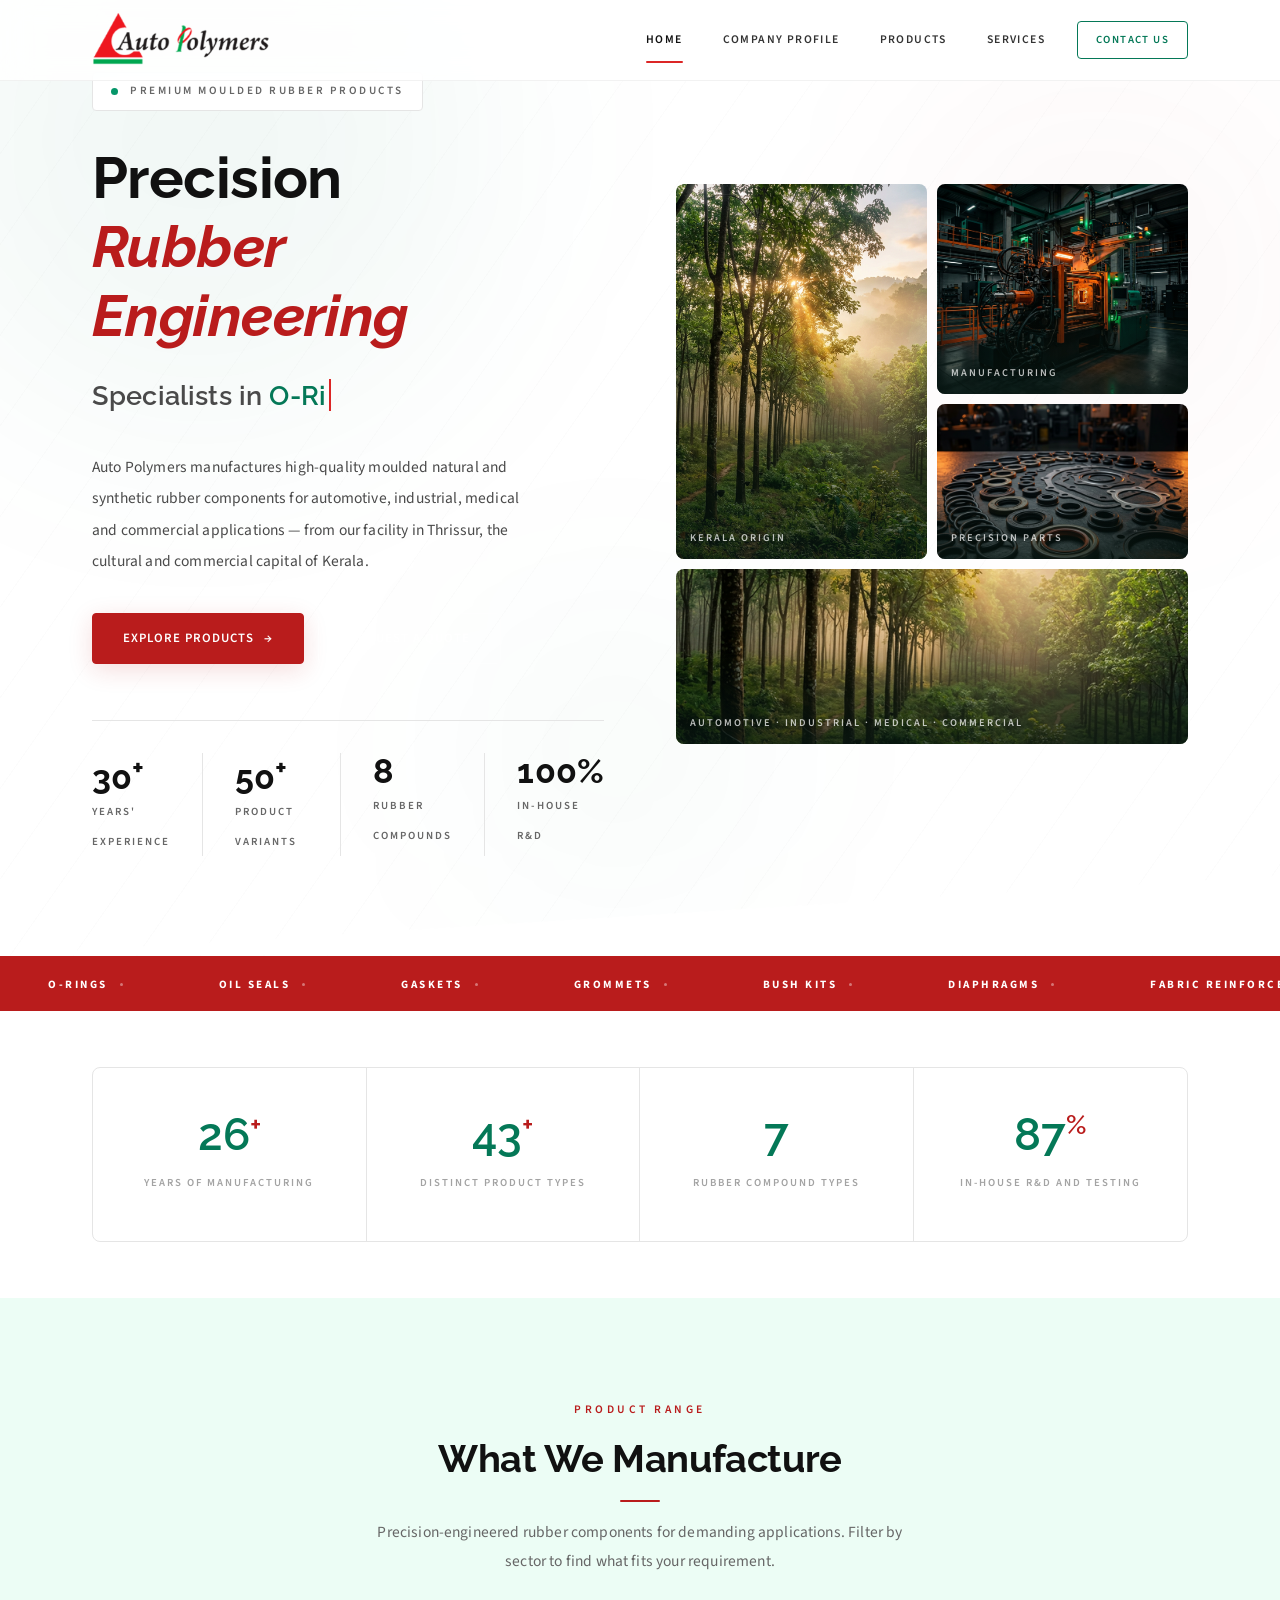
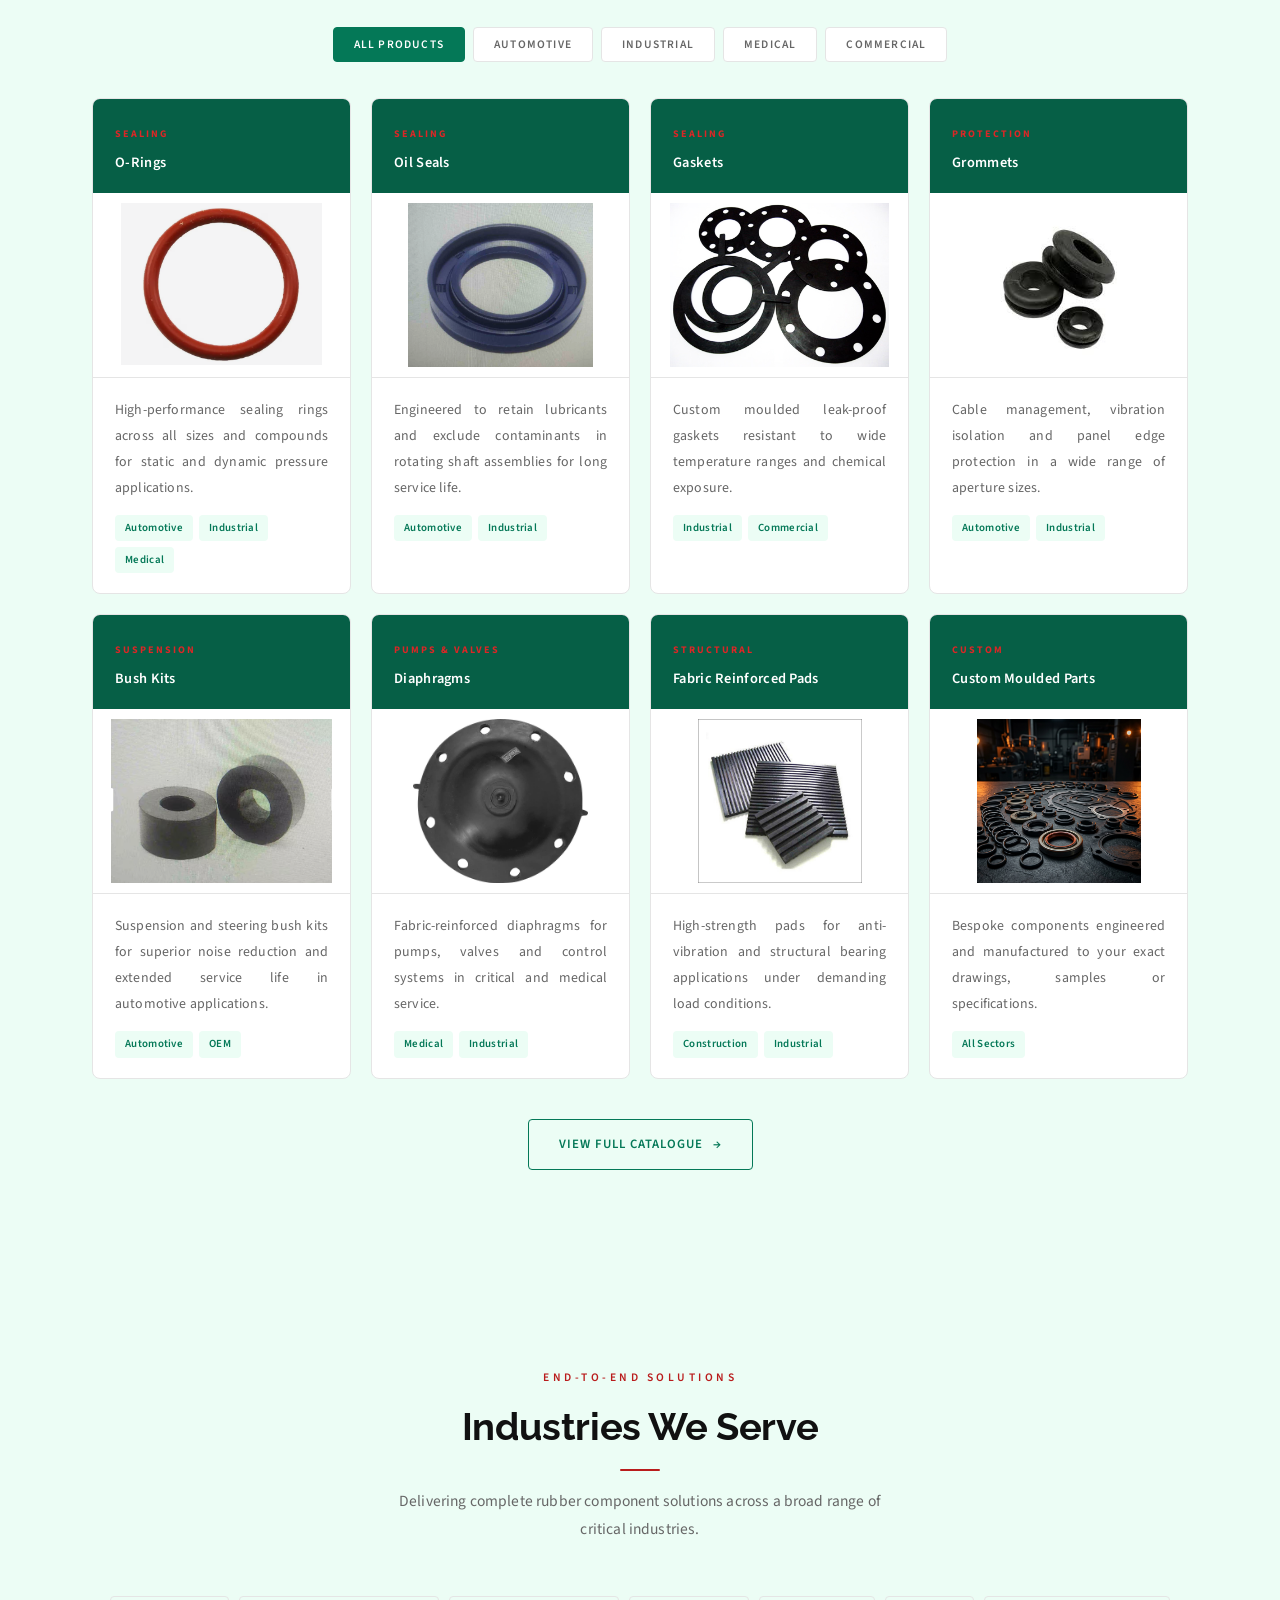
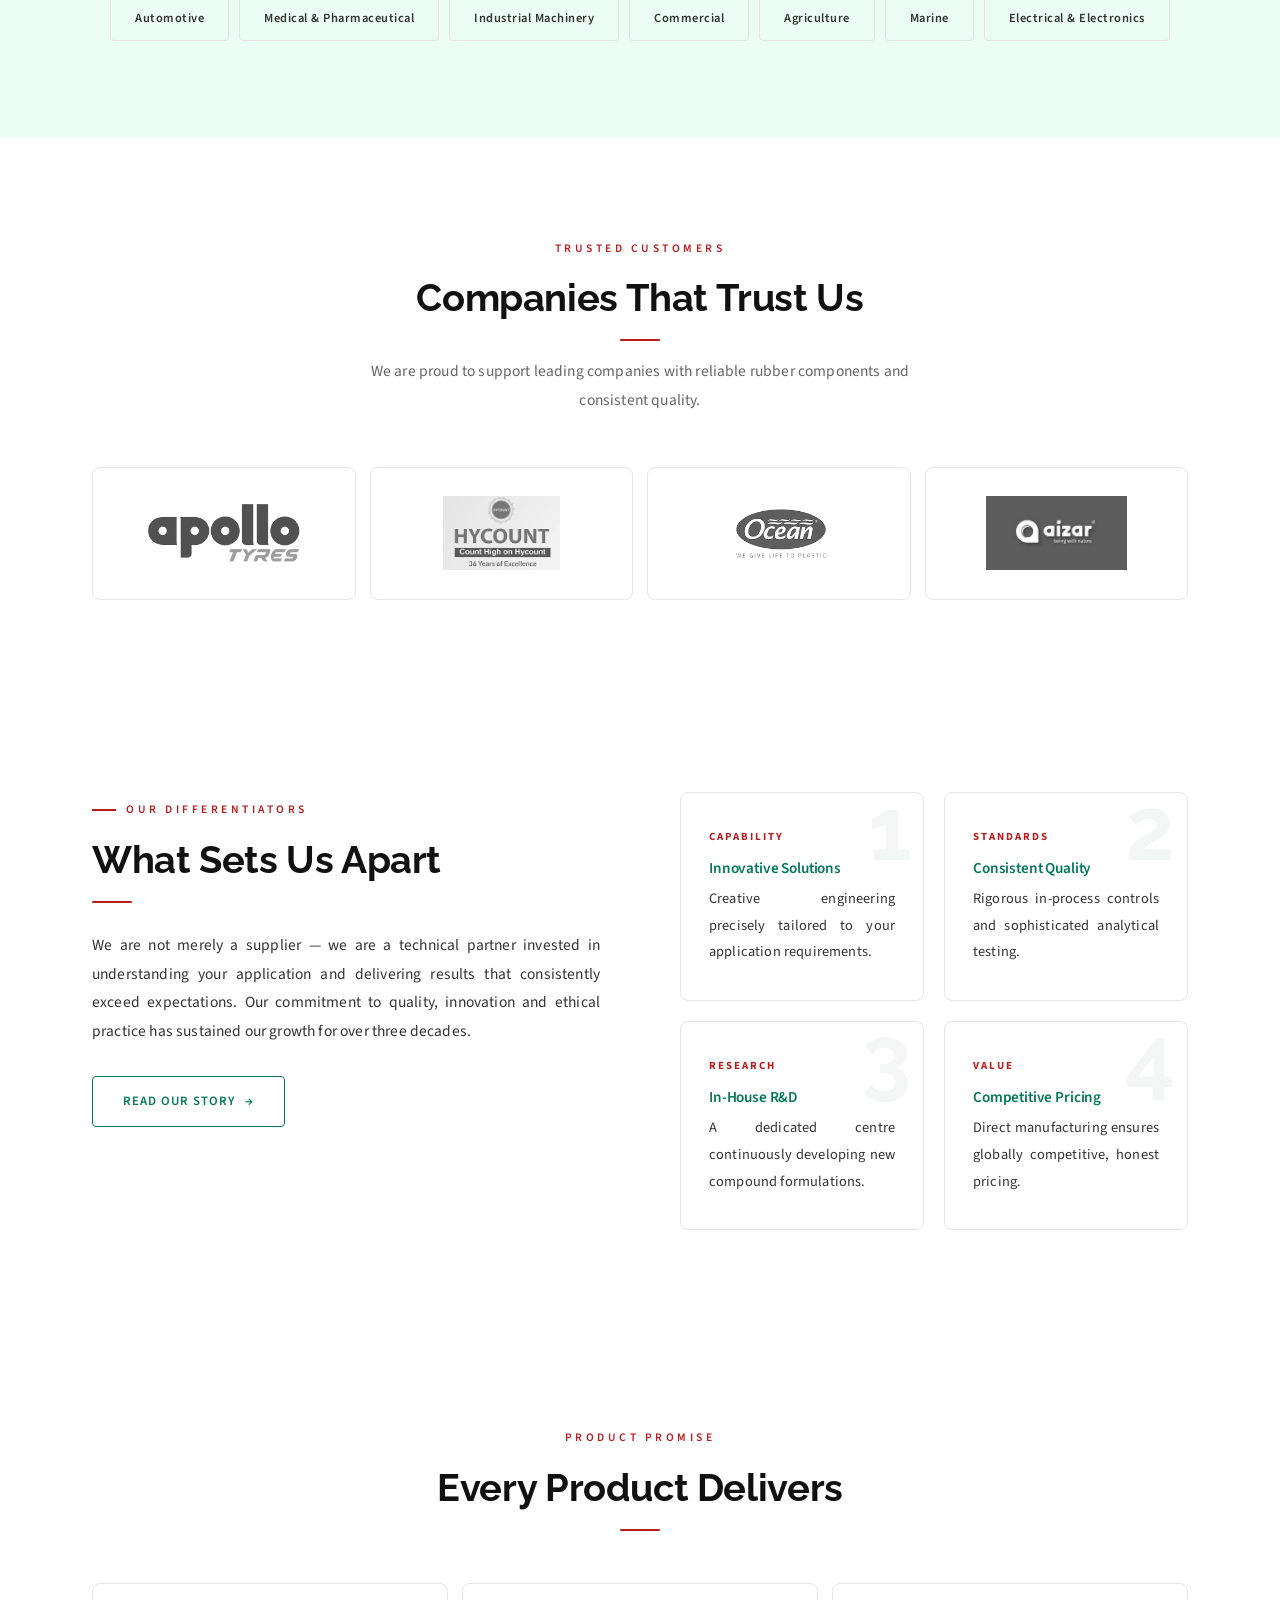
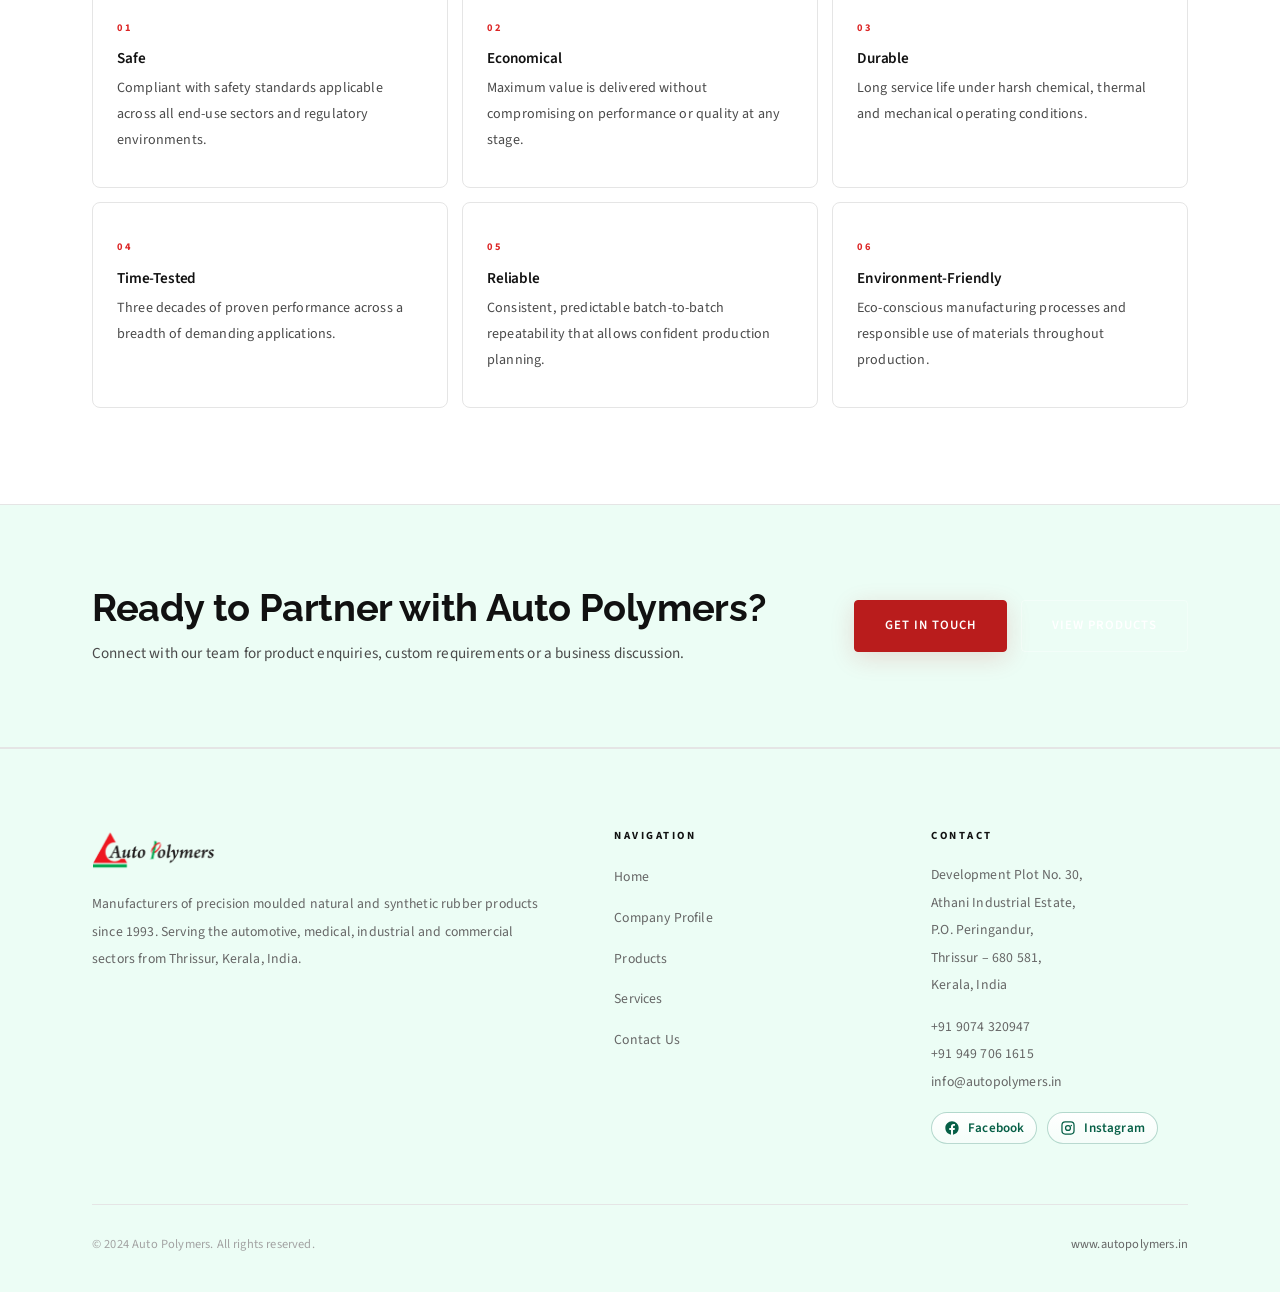
<file: index.html>
<!DOCTYPE html>
<html lang="en">

<head>
  <meta charset="UTF-8" />
  <meta name="viewport" content="width=device-width,initial-scale=1.0" />
  <title>Auto Polymers – Precision Rubber Products | Thrissur, Kerala</title>
  <meta name="description"
    content="Auto Polymers manufactures high-quality moulded rubber products in Thrissur, Kerala since 1993. O-rings, gaskets, seals and custom components for automotive, industrial, medical and commercial sectors." />

  <!-- Favicon -->
  <link rel="apple-touch-icon" sizes="180x180" href="apple-touch-icon.png" />
  <link rel="icon" type="image/png" sizes="32x32" href="favicon-32x32.png" />
  <link rel="icon" type="image/png" sizes="16x16" href="favicon-16x16.png" />
  <link rel="icon" type="image/x-icon" href="favicon.ico" />
  <link rel="manifest" href="site.webmanifest" />
  <meta name="theme-color" content="#1a1a2e" />

  <!-- SEO Meta Tags -->
  <meta name="keywords" content="rubber products, O-rings, oil seals, gaskets, grommets, bush kits, diaphragms, rubber manufacturer, Thrissur, Kerala, India, Auto Polymers, moulded rubber, natural rubber, synthetic rubber, NBR, EPDM, Viton, silicone rubber, automotive rubber parts, industrial rubber components, custom rubber moulding" />
  <meta name="author" content="Auto Polymers" />
  <meta name="robots" content="index, follow" />
  <link rel="canonical" href="https://www.autopolymers.in/" />

  <!-- Open Graph / Facebook -->
  <meta property="og:type" content="website" />
  <meta property="og:url" content="https://www.autopolymers.in/" />
  <meta property="og:title" content="Auto Polymers – Precision Rubber Products | Thrissur, Kerala" />
  <meta property="og:description" content="Auto Polymers manufactures high-quality moulded rubber products in Thrissur, Kerala since 1993. O-rings, gaskets, seals and custom components for automotive, industrial, medical and commercial sectors." />
  <meta property="og:image" content="https://www.autopolymers.in/android-chrome-512x512.png" />
  <meta property="og:site_name" content="Auto Polymers" />
  <meta property="og:locale" content="en_IN" />

  <!-- Twitter Card -->
  <meta name="twitter:card" content="summary_large_image" />
  <meta name="twitter:title" content="Auto Polymers – Precision Rubber Products | Thrissur, Kerala" />
  <meta name="twitter:description" content="Auto Polymers manufactures high-quality moulded rubber products in Thrissur, Kerala since 1993. O-rings, gaskets, seals and custom components for automotive, industrial, medical and commercial sectors." />
  <meta name="twitter:image" content="https://www.autopolymers.in/android-chrome-512x512.png" />

  <!-- Geo Tags -->
  <meta name="geo.region" content="IN-KL" />
  <meta name="geo.placename" content="Thrissur" />
  <meta name="geo.position" content="10.5276;76.2144" />
  <meta name="ICBM" content="10.5276, 76.2144" />

  <link rel="stylesheet" href="style.css?v=7" />

  <!-- Structured Data: Organization -->
  <script type="application/ld+json">
  {
    "@context": "https://schema.org",
    "@type": "Organization",
    "name": "Auto Polymers",
    "url": "https://www.autopolymers.in",
    "logo": "https://www.autopolymers.in/Logo.png",
    "image": "https://www.autopolymers.in/android-chrome-512x512.png",
    "description": "Auto Polymers manufactures high-quality moulded natural and synthetic rubber products since 1993. O-rings, gaskets, seals and custom components for automotive, industrial, medical and commercial sectors.",
    "foundingDate": "1993",
    "address": {
      "@type": "PostalAddress",
      "streetAddress": "Development Plot No. 30, Athani Industrial Estate, P.O. Peringandur",
      "addressLocality": "Thrissur",
      "addressRegion": "Kerala",
      "postalCode": "680581",
      "addressCountry": "IN"
    },
    "contactPoint": [
      {
        "@type": "ContactPoint",
        "telephone": "+919074320947",
        "contactType": "sales",
        "availableLanguage": ["English", "Malayalam", "Hindi"]
      },
      {
        "@type": "ContactPoint",
        "telephone": "+919497061615",
        "contactType": "sales"
      }
    ],
    "email": "info@autopolymers.in",
    "sameAs": [
      "https://www.facebook.com/share/1AjhNDFMDE/",
      "https://www.instagram.com/autopolymers"
    ],
    "areaServed": "IN",
    "knowsAbout": ["Rubber Manufacturing", "O-Rings", "Oil Seals", "Gaskets", "Grommets", "Bush Kits", "Diaphragms", "Custom Moulded Rubber Products"]
  }
  </script>

  <!-- Structured Data: LocalBusiness -->
  <script type="application/ld+json">
  {
    "@context": "https://schema.org",
    "@type": "LocalBusiness",
    "name": "Auto Polymers",
    "image": "https://www.autopolymers.in/Logo.png",
    "url": "https://www.autopolymers.in",
    "telephone": "+919074320947",
    "email": "info@autopolymers.in",
    "address": {
      "@type": "PostalAddress",
      "streetAddress": "Development Plot No. 30, Athani Industrial Estate, P.O. Peringandur",
      "addressLocality": "Thrissur",
      "addressRegion": "Kerala",
      "postalCode": "680581",
      "addressCountry": "IN"
    },
    "geo": {
      "@type": "GeoCoordinates",
      "latitude": 10.5276,
      "longitude": 76.2144
    },
    "priceRange": "$$"
  }
  </script>
</head>

<body>

  <!-- Floating CTA -->
  <a href="contact.html" class="floating-cta" id="floatingCta">
    Contact Us <span class="arrow">&#8594;</span>
  </a>
  <button class="back-top" id="backTop" onclick="window.scrollTo({top:0,behavior:'smooth'})"
    aria-label="Back to top">&#8593;</button>

  <!-- NAVBAR -->
  <nav class="navbar" id="navbar">
    <div class="container nav-inner">
      <a href="index.html" class="nav-logo"><img src="Logo.png" alt="Auto Polymers" /></a>
      <div class="nav-links" id="navLinks">
        <a href="index.html" class="active">Home</a>
        <a href="company.html">Company Profile</a>
        <a href="products.html">Products</a>
        <a href="services.html">Services</a>
        <a href="contact.html" class="nav-cta nav-skip">Contact Us</a>
      </div>
      <div class="nav-toggle" id="navToggle"><span></span><span></span><span></span></div>
    </div>
  </nav>

  <!-- HERO -->
  <section class="hero" id="home">
    <div class="hero-orb hero-orb-1"></div>
    <div class="hero-orb hero-orb-2"></div>
    <div class="hero-orb hero-orb-3"></div>
    <div class="container">
      <div class="hero-layout">

        <div class="hero-left">
          <div class="hero-status">
            <span class="status-dot"></span>
            <span>Premium Moulded Rubber Products</span>
          </div>

          <h1>
            Precision<br />
            <span class="h1-accent">Rubber Engineering</span>
          </h1>

          <div class="hero-sub">
            Specialists in&nbsp;<span class="typed-text" id="typedText"></span>
          </div>

          <p class="hero-desc">
            Auto Polymers manufactures high-quality moulded natural and synthetic rubber components for automotive,
            industrial, medical and commercial applications &mdash; from our facility in Thrissur, the cultural and
            commercial capital of Kerala.
          </p>

          <div class="hero-btns">
            <a href="products.html" class="btn btn-orange btn-arrow">Explore Products</a>
            <a href="contact.html" class="btn btn-ghost">Request a Quote</a>
          </div>

          <div class="hero-rule"></div>

          <div class="hero-metrics">
            <div class="hero-metric">
              <strong>30<sup>+</sup></strong>
              <span>Years' Experience</span>
            </div>
            <div class="hero-metric">
              <strong>50<sup>+</sup></strong>
              <span>Product Variants</span>
            </div>
            <div class="hero-metric">
              <strong>8</strong>
              <span>Rubber Compounds</span>
            </div>
            <div class="hero-metric">
              <strong>100%</strong>
              <span>In-House R&amp;D</span>
            </div>
          </div>
        </div>

        <!-- Bento image grid -->
        <div class="hero-right">
          <div class="hero-cell hero-cell-a">
            <img src="kerala.png" alt="Kerala rubber plantation" />
            <div class="cell-overlay"></div>
            <div class="cell-caption">Kerala Origin</div>
          </div>
          <div class="hero-cell hero-cell-b">
            <img src="factory.png" alt="Manufacturing facility" />
            <div class="cell-overlay"></div>
            <div class="cell-caption">Manufacturing</div>
          </div>
          <div class="hero-cell hero-cell-c">
            <img src="hero_bg.png" alt="Precision rubber components" />
            <div class="cell-overlay"></div>
            <div class="cell-caption">Precision Parts</div>
          </div>
          <div class="hero-cell hero-cell-d">
            <img src="kerala.png" alt="Industries served" style="object-position:center 70%" />
            <div class="cell-overlay"></div>
            <div class="cell-caption">Automotive &middot; Industrial &middot; Medical &middot; Commercial</div>
          </div>
        </div>

      </div>
    </div>
    <div class="hero-angle"></div>
  </section>

  <!-- PRODUCT TICKER -->
  <div class="ticker">
    <div class="ticker-track">
      <span class="ticker-item">O-Rings<span class="ticker-sep"></span></span>
      <span class="ticker-item">Oil Seals<span class="ticker-sep"></span></span>
      <span class="ticker-item">Gaskets<span class="ticker-sep"></span></span>
      <span class="ticker-item">Grommets<span class="ticker-sep"></span></span>
      <span class="ticker-item">Bush Kits<span class="ticker-sep"></span></span>
      <span class="ticker-item">Diaphragms<span class="ticker-sep"></span></span>
      <span class="ticker-item">Fabric Reinforced Pads<span class="ticker-sep"></span></span>
      <span class="ticker-item">Custom Moulded Components<span class="ticker-sep"></span></span>
      <span class="ticker-item">O-Rings<span class="ticker-sep"></span></span>
      <span class="ticker-item">Oil Seals<span class="ticker-sep"></span></span>
      <span class="ticker-item">Gaskets<span class="ticker-sep"></span></span>
      <span class="ticker-item">Grommets<span class="ticker-sep"></span></span>
      <span class="ticker-item">Bush Kits<span class="ticker-sep"></span></span>
      <span class="ticker-item">Diaphragms<span class="ticker-sep"></span></span>
      <span class="ticker-item">Fabric Reinforced Pads<span class="ticker-sep"></span></span>
      <span class="ticker-item">Custom Moulded Components<span class="ticker-sep"></span></span>
    </div>
  </div>

  <!-- STATS -->
  <section class="stats-strip bg-white">
    <div class="container">
      <div class="stats-row reveal">
        <div class="stat-cell">
          <strong><span class="count" data-target="30">0</span><span class="sup-o">+</span></strong>
          <span class="label">Years of Manufacturing</span>
        </div>
        <div class="stat-cell">
          <strong><span class="count" data-target="50">0</span><span class="sup-o">+</span></strong>
          <span class="label">Distinct Product Types</span>
        </div>
        <div class="stat-cell">
          <strong><span class="count" data-target="8">0</span></strong>
          <span class="label">Rubber Compound Types</span>
        </div>
        <div class="stat-cell">
          <strong><span class="count" data-target="100">0</span><span class="sup-o">%</span></strong>
          <span class="label">In-House R&amp;D and Testing</span>
        </div>
      </div>
    </div>
  </section>

  <!-- PRODUCTS FILTERABLE -->
  <section class="section bg-tint">
    <div class="container">
      <div class="sec-head center reveal">
        <span class="eyebrow">Product Range</span>
        <h2>What We Manufacture</h2>
        <div class="rule"></div>
        <p>Precision-engineered rubber components for demanding applications. Filter by sector to find what fits your
          requirement.</p>
      </div>

      <div class="filter-tabs" id="filterTabs">
        <button class="filter-tab active" data-filter="all">All Products</button>
        <button class="filter-tab" data-filter="auto">Automotive</button>
        <button class="filter-tab" data-filter="industrial">Industrial</button>
        <button class="filter-tab" data-filter="medical">Medical</button>
        <button class="filter-tab" data-filter="commercial">Commercial</button>
      </div>

      <div class="product-grid" id="productGrid">
        <div class="pr-card reveal" data-sectors="all auto industrial medical">
          <div class="pr-card-top">
            <span class="pr-cat">Sealing</span>
            <h3>O-Rings</h3>
          </div>
          <div class="product-media" data-images="product-images/o-ring1.png,product-images/oring2.png">
            <img src="product-images/o-ring1.png" alt="O-Rings product" loading="lazy" />
          </div>
          <div class="pr-card-body">
            <p>High-performance sealing rings across all sizes and compounds for static and dynamic pressure
              applications.</p>
            <div class="pr-tags">
              <span class="pr-tag">Automotive</span>
              <span class="pr-tag">Industrial</span>
              <span class="pr-tag">Medical</span>
            </div>
          </div>
        </div>
        <div class="pr-card reveal rev-d1" data-sectors="all auto industrial">
          <div class="pr-card-top">
            <span class="pr-cat">Sealing</span>
            <h3>Oil Seals</h3>
          </div>
          <div class="product-media">
            <img src="product-images/oil-seal.png" alt="Oil Seals product" loading="lazy" />
          </div>
          <div class="pr-card-body">
            <p>Engineered to retain lubricants and exclude contaminants in rotating shaft assemblies for long service
              life.</p>
            <div class="pr-tags"><span class="pr-tag">Automotive</span><span class="pr-tag">Industrial</span></div>
          </div>
        </div>
        <div class="pr-card reveal rev-d2" data-sectors="all industrial commercial">
          <div class="pr-card-top">
            <span class="pr-cat">Sealing</span>
            <h3>Gaskets</h3>
          </div>
          <div class="product-media">
            <img src="product-images/Gaskets.jpg" alt="Gaskets product" loading="lazy" />
          </div>
          <div class="pr-card-body">
            <p>Custom moulded leak-proof gaskets resistant to wide temperature ranges and chemical exposure.</p>
            <div class="pr-tags"><span class="pr-tag">Industrial</span><span class="pr-tag">Commercial</span></div>
          </div>
        </div>
        <div class="pr-card reveal rev-d1" data-sectors="all auto industrial commercial">
          <div class="pr-card-top">
            <span class="pr-cat">Protection</span>
            <h3>Grommets</h3>
          </div>
          <div class="product-media">
            <img src="product-images/grommet.jpg" alt="Grommets product" loading="lazy" />
          </div>
          <div class="pr-card-body">
            <p>Cable management, vibration isolation and panel edge protection in a wide range of aperture sizes.</p>
            <div class="pr-tags"><span class="pr-tag">Automotive</span><span class="pr-tag">Industrial</span></div>
          </div>
        </div>
        <div class="pr-card reveal rev-d2" data-sectors="all auto">
          <div class="pr-card-top">
            <span class="pr-cat">Suspension</span>
            <h3>Bush Kits</h3>
          </div>
          <div class="product-media"
            data-images="product-images/bush-kit.png,product-images/bush-kit2.png,product-images/bush-kit3.png">
            <img src="product-images/bush-kit.png" alt="Bush Kits product" loading="lazy" />
          </div>
          <div class="pr-card-body">
            <p>Suspension and steering bush kits for superior noise reduction and extended service life in automotive
              applications.</p>
            <div class="pr-tags"><span class="pr-tag">Automotive</span><span class="pr-tag">OEM</span></div>
          </div>
        </div>
        <div class="pr-card reveal rev-d3" data-sectors="all industrial medical">
          <div class="pr-card-top">
            <span class="pr-cat">Pumps &amp; Valves</span>
            <h3>Diaphragms</h3>
          </div>
          <div class="product-media">
            <img src="product-images/diaphragm.jpg" alt="Diaphragms product" loading="lazy" />
          </div>
          <div class="pr-card-body">
            <p>Fabric-reinforced diaphragms for pumps, valves and control systems in critical and medical service.</p>
            <div class="pr-tags"><span class="pr-tag">Medical</span><span class="pr-tag">Industrial</span></div>
          </div>
        </div>
        <div class="pr-card reveal rev-d2" data-sectors="all industrial commercial">
          <div class="pr-card-top">
            <span class="pr-cat">Structural</span>
            <h3>Fabric Reinforced Pads</h3>
          </div>
          <div class="product-media">
            <img src="product-images/reinforced-Pad.jpg" alt="Fabric Reinforced Pads product" loading="lazy" />
          </div>
          <div class="pr-card-body">
            <p>High-strength pads for anti-vibration and structural bearing applications under demanding load
              conditions.</p>
            <div class="pr-tags"><span class="pr-tag">Construction</span><span class="pr-tag">Industrial</span></div>
          </div>
        </div>
        <div class="pr-card reveal rev-d3" data-sectors="all auto industrial medical commercial">
          <div class="pr-card-top">
            <span class="pr-cat">Custom</span>
            <h3>Custom Moulded Parts</h3>
          </div>
          <div class="product-media">
            <img src="hero_bg.png" alt="Custom moulded parts" loading="lazy" />
          </div>
          <div class="pr-card-body">
            <p>Bespoke components engineered and manufactured to your exact drawings, samples or specifications.</p>
            <div class="pr-tags"><span class="pr-tag">All Sectors</span></div>
          </div>
        </div>
      </div>

      <div style="text-align:center;margin-top:40px;" class="reveal">
        <a href="products.html" class="btn btn-outline btn-arrow">View Full Catalogue</a>
      </div>
    </div>
  </section>

  <!-- INDUSTRIES WE SERVE -->
  <section class="section bg-dark">
    <div class="container">
      <div class="sec-head center reveal">
        <span class="eyebrow">End-to-End Solutions</span>
        <h2>Industries We Serve</h2>
        <div class="rule" style="margin:18px auto 0;"></div>
        <p style="text-align:center;max-width:520px;margin:16px auto 0;">
          Delivering complete rubber component solutions across a broad range of critical industries.
        </p>
      </div>
      <div class="pills reveal">
        <span class="pill pill-dark">Automotive</span>
        <span class="pill pill-dark">Medical &amp; Pharmaceutical</span>
        <span class="pill pill-dark">Industrial Machinery</span>
        <span class="pill pill-dark">Commercial</span>
        <span class="pill pill-dark">Agriculture</span>
        <span class="pill pill-dark">Marine</span>
        <span class="pill pill-dark">Electrical &amp; Electronics</span>
      </div>
    </div>
  </section>

  <!-- TRUSTED CUSTOMERS -->
  <section class="section bg-white">
    <div class="container">
      <div class="sec-head center reveal">
        <span class="eyebrow">Trusted Customers</span>
        <h2>Companies That Trust Us</h2>
        <div class="rule"></div>
        <p>We are proud to support leading companies with reliable rubber components and consistent quality.</p>
      </div>
      <div class="client-logos">
        <div class="client-logo-card reveal">
          <img src="company-logos/Apollo_Tyres_Ltd.png" alt="Apollo Tyres logo" loading="lazy" />
        </div>
        <div class="client-logo-card reveal rev-d1">
          <img src="company-logos/hycount.png" alt="Hycount logo" loading="lazy" class="logo-large" />
        </div>
        <div class="client-logo-card reveal rev-d2">
          <img src="company-logos/ocean.png" alt="Ocean logo" loading="lazy" class="logo-large logo-ocean" />
        </div>
        <div class="client-logo-card reveal rev-d3">
          <img src="company-logos/aizar.jpg" alt="Aizar logo" loading="lazy" class="logo-large" />
        </div>
      </div>
    </div>
  </section>

  <!-- WHY AUTO POLYMERS -->
  <section class="section bg-white">
    <div class="container">
      <div style="display:grid;grid-template-columns:1fr 1fr;gap:80px;align-items:start;">
        <div class="reveal-left">
          <span class="eyebrow">Our Differentiators</span>
          <h2>What Sets Us Apart</h2>
          <div class="rule" style="margin-bottom:28px;"></div>
          <p style="margin-bottom:20px;">
            We are not merely a supplier — we are a technical partner invested in understanding your application and
            delivering results that consistently exceed expectations. Our commitment to quality, innovation and ethical
            practice has sustained our growth for over three decades.
          </p>
          <a href="company.html" class="btn btn-outline btn-arrow" style="margin-top:10px;">Read Our Story</a>
        </div>
        <div class="unique-grid" style="grid-template-columns:1fr 1fr;">
          <div class="unique-card reveal rev-d1">
            <div class="unique-card-n">1</div>
            <span class="uc-label">Capability</span>
            <h3>Innovative Solutions</h3>
            <p>Creative engineering precisely tailored to your application requirements.</p>
          </div>
          <div class="unique-card reveal rev-d2">
            <div class="unique-card-n">2</div>
            <span class="uc-label">Standards</span>
            <h3>Consistent Quality</h3>
            <p>Rigorous in-process controls and sophisticated analytical testing.</p>
          </div>
          <div class="unique-card reveal rev-d1">
            <div class="unique-card-n">3</div>
            <span class="uc-label">Research</span>
            <h3>In-House R&amp;D</h3>
            <p>A dedicated centre continuously developing new compound formulations.</p>
          </div>
          <div class="unique-card reveal rev-d2">
            <div class="unique-card-n">4</div>
            <span class="uc-label">Value</span>
            <h3>Competitive Pricing</h3>
            <p>Direct manufacturing ensures globally competitive, honest pricing.</p>
          </div>
        </div>
      </div>
    </div>
  </section>

  <!-- PRODUCT ATTRIBUTES -->
  <section class="section bg-darkest">
    <div class="container">
      <div class="sec-head center reveal">
        <span class="eyebrow">Product Promise</span>
        <h2>Every Product Delivers</h2>
        <div class="rule" style="margin:18px auto 0;"></div>
      </div>
      <div class="attr-grid">
        <div class="attr-card reveal rev-d1">
          <span class="attr-label">01</span>
          <h3>Safe</h3>
          <p>Compliant with safety standards applicable across all end-use sectors and regulatory environments.</p>
        </div>
        <div class="attr-card reveal rev-d2">
          <span class="attr-label">02</span>
          <h3>Economical</h3>
          <p>Maximum value is delivered without compromising on performance or quality at any stage.</p>
        </div>
        <div class="attr-card reveal rev-d3">
          <span class="attr-label">03</span>
          <h3>Durable</h3>
          <p>Long service life under harsh chemical, thermal and mechanical operating conditions.</p>
        </div>
        <div class="attr-card reveal rev-d1">
          <span class="attr-label">04</span>
          <h3>Time-Tested</h3>
          <p>Three decades of proven performance across a breadth of demanding applications.</p>
        </div>
        <div class="attr-card reveal rev-d2">
          <span class="attr-label">05</span>
          <h3>Reliable</h3>
          <p>Consistent, predictable batch-to-batch repeatability that allows confident production planning.</p>
        </div>
        <div class="attr-card reveal rev-d3">
          <span class="attr-label">06</span>
          <h3>Environment-Friendly</h3>
          <p>Eco-conscious manufacturing processes and responsible use of materials throughout production.</p>
        </div>
      </div>
    </div>
  </section>

  <!-- CTA BAND -->
  <div class="cta-band">
    <div class="container">
      <div class="cta-inner">
        <div class="reveal-left">
          <h2>Ready to Partner with Auto Polymers?</h2>
          <p>Connect with our team for product enquiries, custom requirements or a business discussion.</p>
        </div>
        <div class="btn-group reveal-right">
          <a href="contact.html" class="btn btn-orange">Get in Touch</a>
          <a href="products.html" class="btn btn-ghost">View Products</a>
        </div>
      </div>
    </div>
  </div>

  <!-- FOOTER -->
  <footer>
    <div class="container">
      <div class="footer-top">
        <div class="f-brand">
          <img src="Logo.png" alt="Auto Polymers" />
          <p>Manufacturers of precision moulded natural and synthetic rubber products since 1993. Serving the
            automotive, medical, industrial and commercial sectors from Thrissur, Kerala, India.</p>
        </div>
        <div class="f-col">
          <h4>Navigation</h4>
          <ul>
            <li><a href="index.html">Home</a></li>
            <li><a href="company.html">Company Profile</a></li>
            <li><a href="products.html">Products</a></li>
            <li><a href="services.html">Services</a></li>
            <li><a href="contact.html">Contact Us</a></li>
          </ul>
        </div>
        <div class="f-col">
          <h4>Contact</h4>
          <p>Development Plot No. 30,<br />Athani Industrial Estate,<br />P.O. Peringandur,<br />Thrissur &ndash; 680
            581,<br />Kerala, India</p>
          <p style="margin-top:14px;">
            <a href="tel:+919074320947">+91 9074 320947</a><br />
            <a href="tel:+919497061615">+91 949 706 1615</a><br />
            <a href="mailto:info@autopolymers.in">info@autopolymers.in</a>
          </p>
          <div class="social-links" aria-label="Social media links">
            <a href="https://www.facebook.com/share/1AjhNDFMDE/" target="_blank" rel="noopener noreferrer"
              class="social-link" aria-label="Follow us on Facebook">
              <svg viewBox="0 0 24 24" aria-hidden="true">
                <path
                  d="M22 12.06C22 6.5 17.52 2 12 2S2 6.5 2 12.06C2 17.08 5.66 21.25 10.44 22v-7.03H7.9v-2.91h2.54V9.84c0-2.52 1.49-3.92 3.78-3.92 1.1 0 2.25.2 2.25.2v2.47h-1.27c-1.25 0-1.64.78-1.64 1.58v1.9h2.79l-.45 2.91h-2.34V22C18.34 21.25 22 17.08 22 12.06z" />
              </svg>
              <span>Facebook</span>
            </a>
            <a href="https://www.instagram.com/autopolymers?igsh=eDQ0YzhsZnE2eHdm" target="_blank"
              rel="noopener noreferrer" class="social-link" aria-label="Follow us on Instagram">
              <svg viewBox="0 0 24 24" aria-hidden="true">
                <path
                  d="M7.75 2h8.5A5.75 5.75 0 0 1 22 7.75v8.5A5.75 5.75 0 0 1 16.25 22h-8.5A5.75 5.75 0 0 1 2 16.25v-8.5A5.75 5.75 0 0 1 7.75 2zm8.5 1.9h-8.5A3.85 3.85 0 0 0 3.9 7.75v8.5a3.85 3.85 0 0 0 3.85 3.85h8.5a3.85 3.85 0 0 0 3.85-3.85v-8.5a3.85 3.85 0 0 0-3.85-3.85zM12 7.35A4.65 4.65 0 1 1 7.35 12 4.65 4.65 0 0 1 12 7.35zm0 1.9A2.75 2.75 0 1 0 14.75 12 2.75 2.75 0 0 0 12 9.25zm4.98-2.04a1.12 1.12 0 1 1-1.12 1.12 1.12 1.12 0 0 1 1.12-1.12z" />
              </svg>
              <span>Instagram</span>
            </a>
          </div>
        </div>
      </div>
      <div class="footer-bot">
        <p>&copy; 2024 Auto Polymers. All rights reserved.</p>
        <p><a href="http://www.autopolymers.in">www.autopolymers.in</a></p>
      </div>
    </div>
  </footer>

  <!-- SCRIPTS -->
  <script>
    const nav = document.getElementById('navbar');
    window.addEventListener('scroll', () => nav.classList.toggle('scrolled', window.scrollY > 40));
    document.getElementById('navToggle').addEventListener('click', () =>
      document.getElementById('navLinks').classList.toggle('open'));

    const floatingCta = document.getElementById('floatingCta');
    const backTop = document.getElementById('backTop');
    window.addEventListener('scroll', () => {
      const show = window.scrollY > 420;
      floatingCta.classList.toggle('visible', show);
      backTop.classList.toggle('visible', show);
    });

    // Scroll reveal
    const revObs = new IntersectionObserver(
      es => es.forEach(e => { if (e.isIntersecting) e.target.classList.add('visible'); }),
      { threshold: 0.1 });
    document.querySelectorAll('.reveal, .reveal-left, .reveal-right').forEach(el => revObs.observe(el));

    // Animated counters
    function animateCounter(el) {
      const target = +el.dataset.target, dur = 1400, step = 16;
      let cur = 0;
      const inc = target / (dur / step);
      const t = setInterval(() => {
        cur += inc;
        if (cur >= target) { cur = target; clearInterval(t); }
        el.textContent = Math.floor(cur);
      }, step);
    }
    const cntObs = new IntersectionObserver(es => {
      es.forEach(e => { if (e.isIntersecting) { animateCounter(e.target); cntObs.unobserve(e.target); } });
    }, { threshold: 0.5 });
    document.querySelectorAll('.count').forEach(el => cntObs.observe(el));

    function initProductSlideshows() {
      const mediaEls = document.querySelectorAll('.product-media[data-images]');
      mediaEls.forEach((media, mediaIdx) => {
        const img = media.querySelector('img');
        const images = (media.dataset.images || '').split(',').map(s => s.trim()).filter(Boolean);
        if (!img || images.length < 2) return;
        let idx = 0;
        setInterval(() => {
          idx = (idx + 1) % images.length;
          img.style.opacity = '0';
          setTimeout(() => {
            img.src = images[idx];
            img.style.opacity = '1';
          }, 180);
        }, 2800 + (mediaIdx % 3) * 300);
      });
    }
    initProductSlideshows();

    // Typewriter
    const words = ['O-Rings.', 'Oil Seals.', 'Gaskets.', 'Grommets.', 'Bush Kits.', 'Diaphragms.', 'Custom Parts.'];
    let wi = 0, ci = 0, del = false;
    const tEl = document.getElementById('typedText');
    function type() {
      const w = words[wi];
      if (!del) {
        tEl.textContent = w.slice(0, ++ci);
        if (ci === w.length) { del = true; setTimeout(type, 1700); return; }
      } else {
        tEl.textContent = w.slice(0, --ci);
        if (ci === 0) { del = false; wi = (wi + 1) % words.length; }
      }
      setTimeout(type, del ? 55 : 90);
    }
    type();

    // Product filter
    const tabs = document.querySelectorAll('.filter-tab');
    const cards = document.querySelectorAll('#productGrid .pr-card');
    tabs.forEach(tab => tab.addEventListener('click', () => {
      tabs.forEach(t => t.classList.remove('active'));
      tab.classList.add('active');
      const f = tab.dataset.filter;
      cards.forEach(c => c.classList.toggle('hidden', f !== 'all' && !(c.dataset.sectors || '').includes(f)));
    }));
  </script>
</body>

</html>
</file>
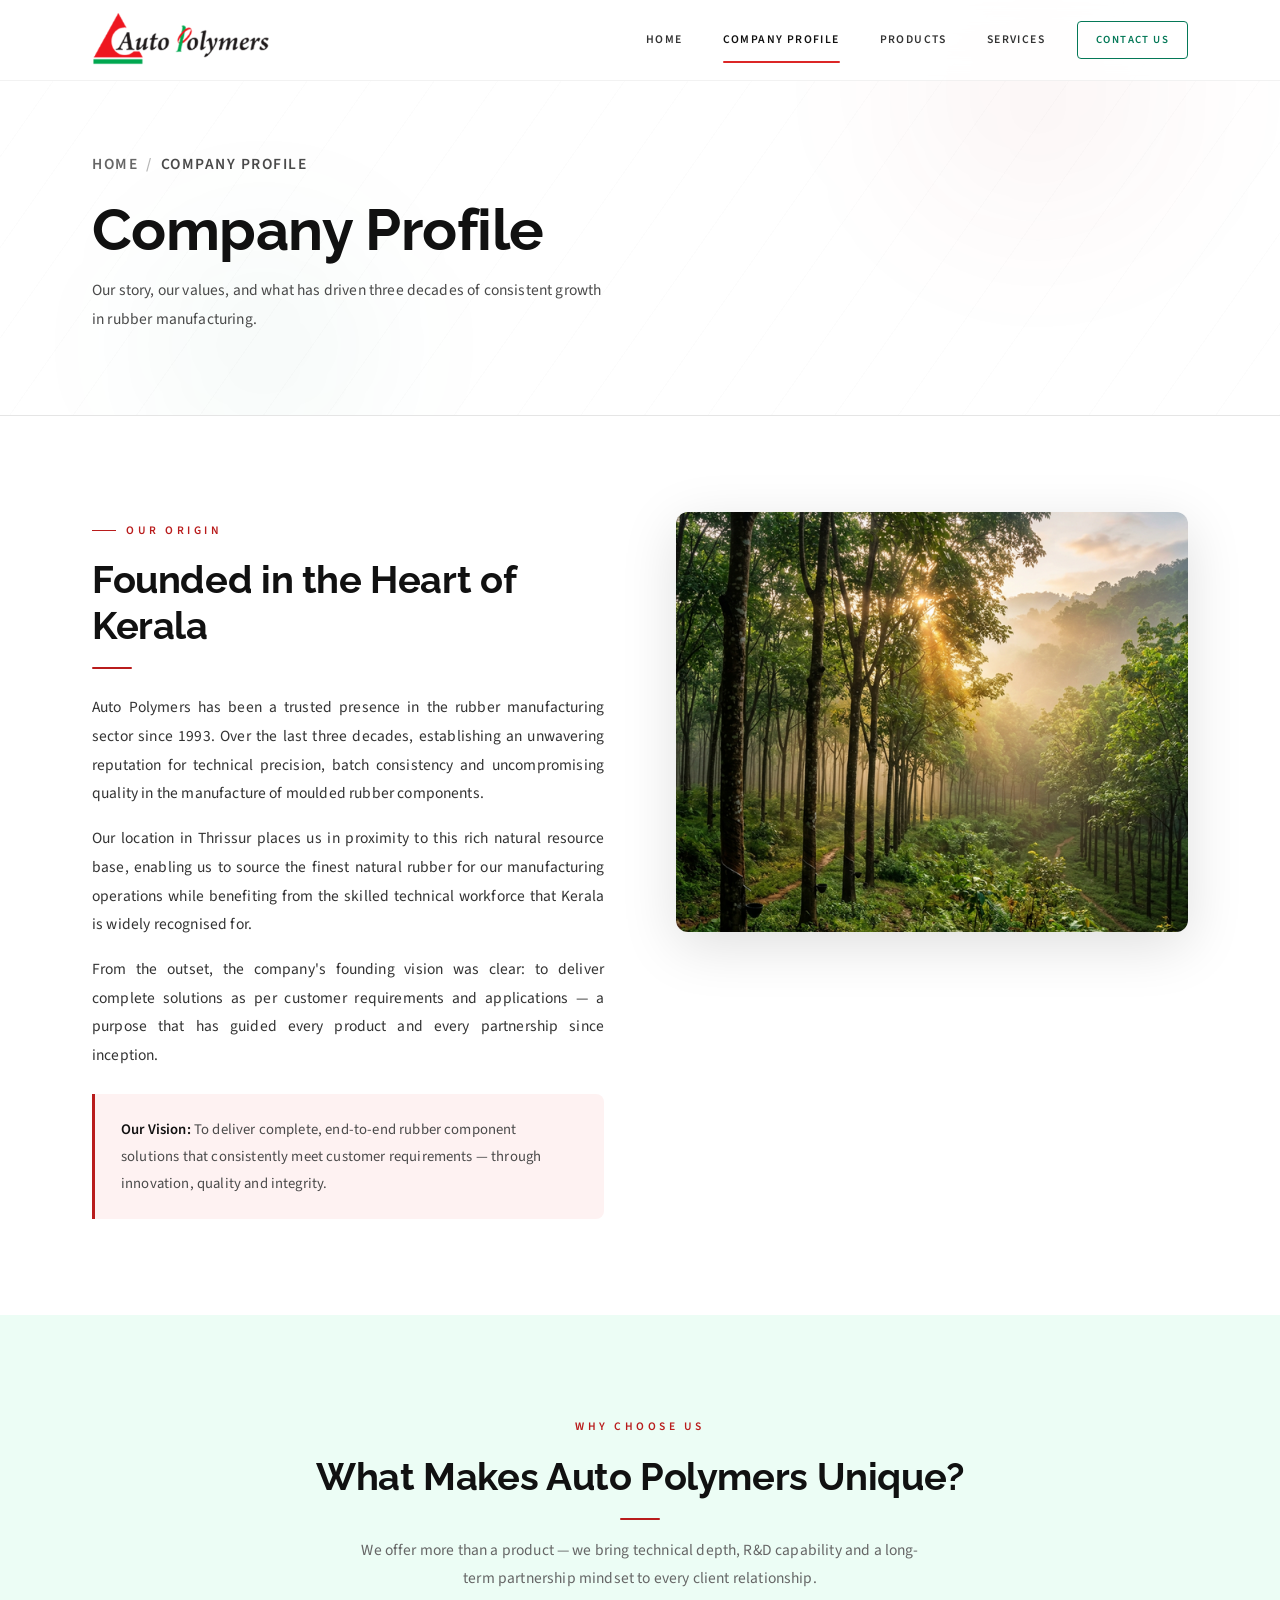
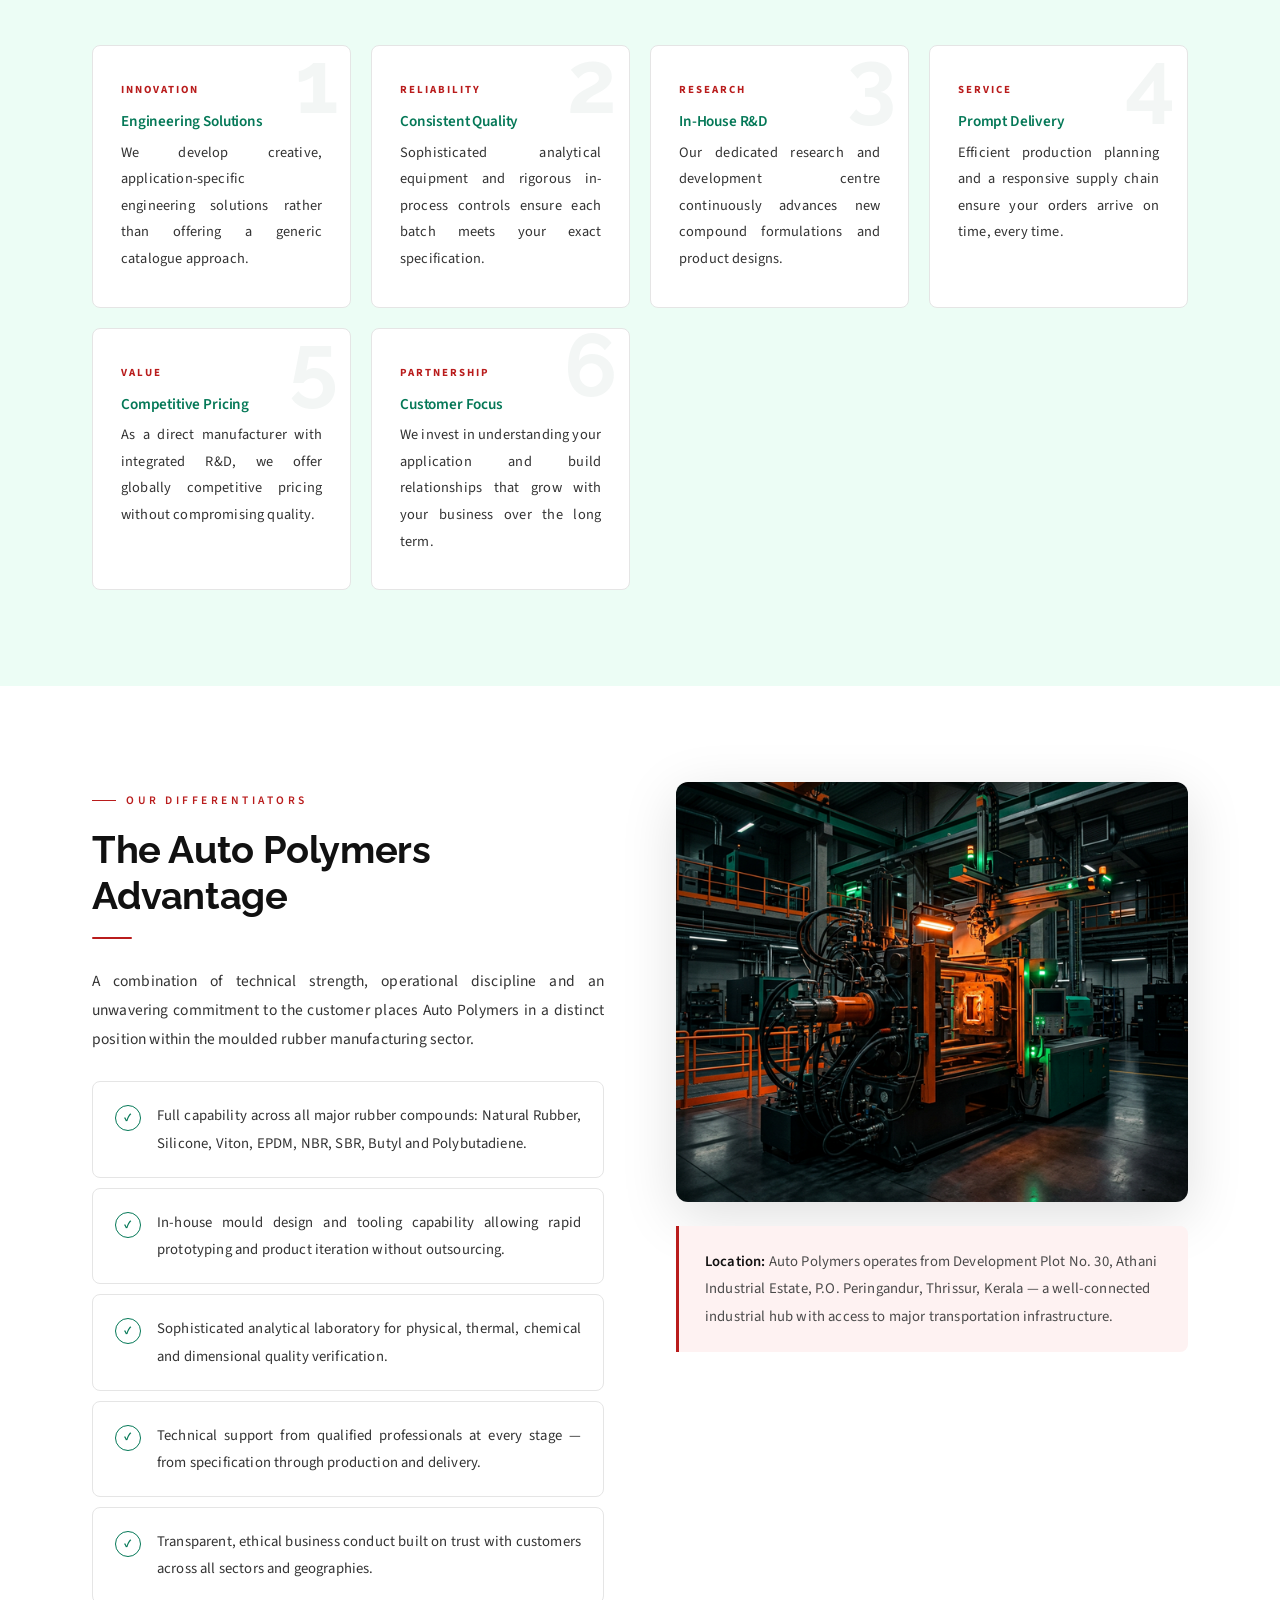
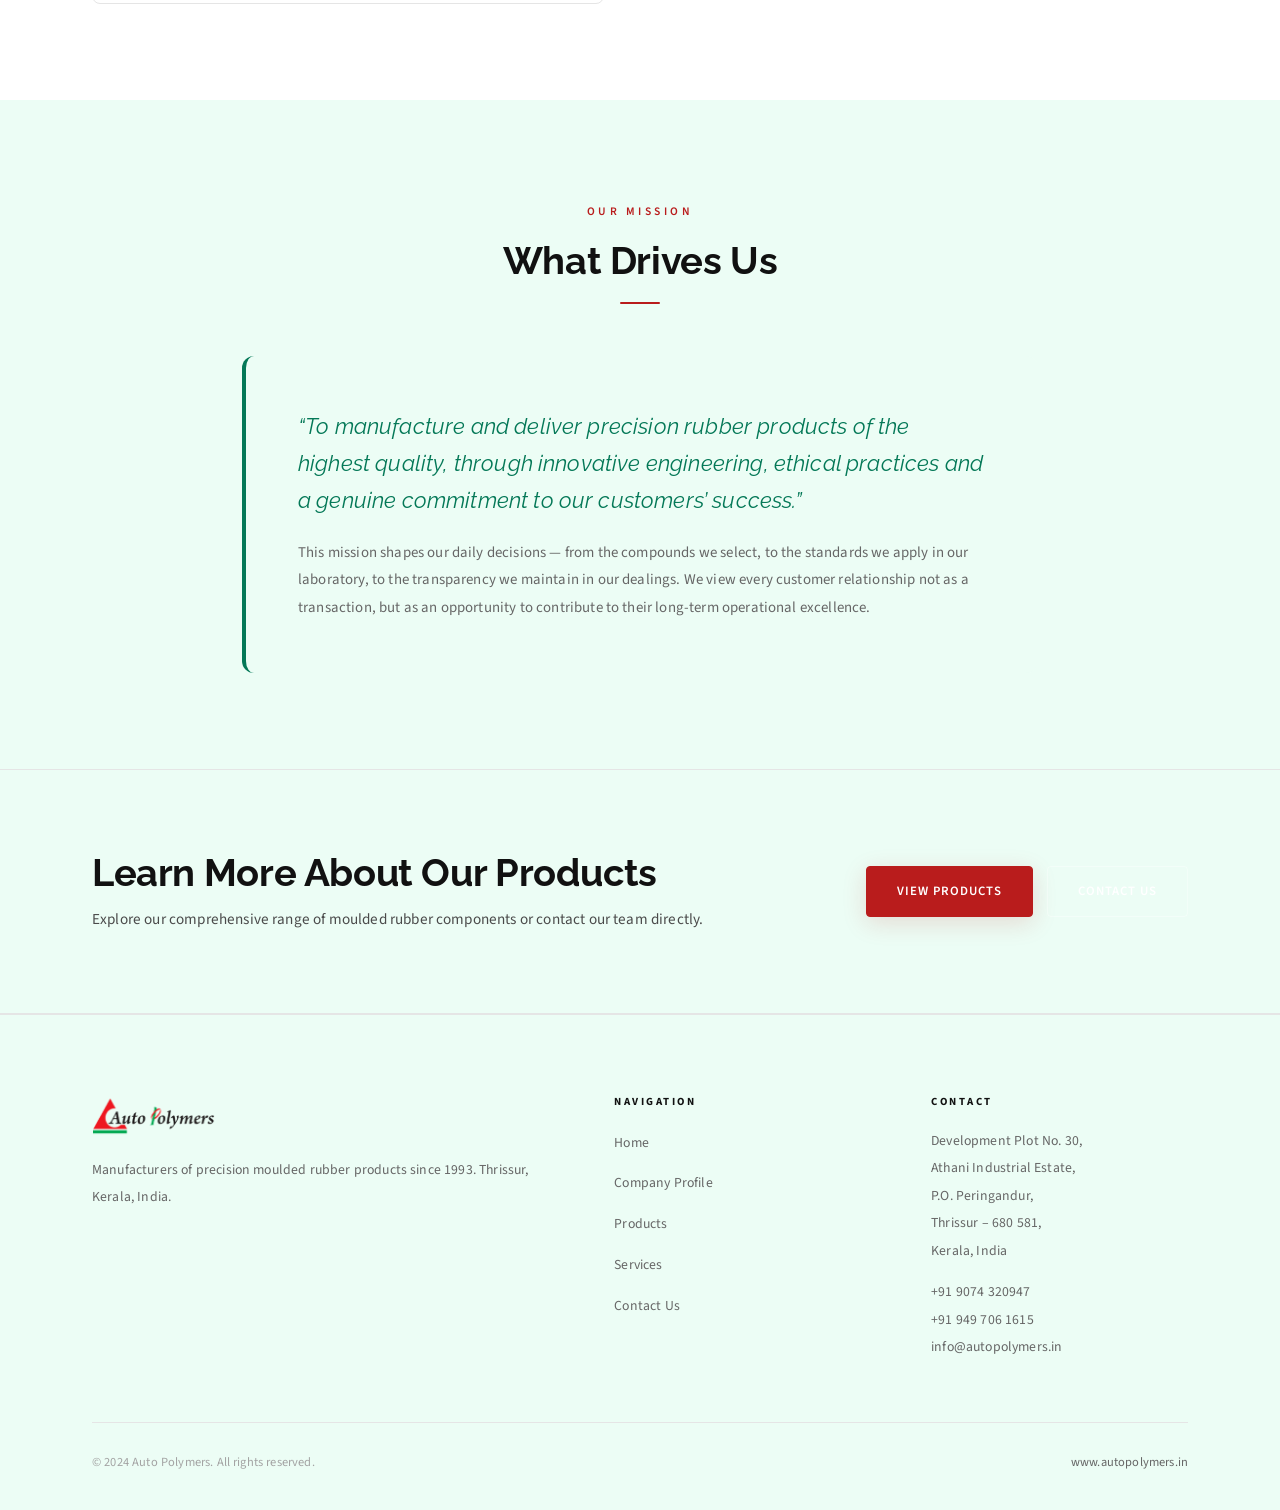
<file: company.html>
<!DOCTYPE html>
<html lang="en">

<head>
    <meta charset="UTF-8" />
    <meta name="viewport" content="width=device-width,initial-scale=1.0" />
    <title>Company Profile – Auto Polymers | Rubber Manufacturer Since 1993</title>
    <meta name="description"
        content="Learn about Auto Polymers – founded 1993 in Thrissur, Kerala. A leading manufacturer of natural and synthetic moulded rubber products serving multiple industrial sectors." />

    <!-- Favicon -->
    <link rel="apple-touch-icon" sizes="180x180" href="apple-touch-icon.png" />
    <link rel="icon" type="image/png" sizes="32x32" href="favicon-32x32.png" />
    <link rel="icon" type="image/png" sizes="16x16" href="favicon-16x16.png" />
    <link rel="icon" type="image/x-icon" href="favicon.ico" />
    <link rel="manifest" href="site.webmanifest" />
    <meta name="theme-color" content="#1a1a2e" />

    <!-- SEO Meta Tags -->
    <meta name="keywords"
        content="Auto Polymers company profile, rubber manufacturer Kerala, Thrissur rubber factory, moulded rubber products India, rubber industry since 1993, natural rubber manufacturer, synthetic rubber Kerala" />
    <meta name="author" content="Auto Polymers" />
    <meta name="robots" content="index, follow" />
    <link rel="canonical" href="https://www.autopolymers.in/company.html" />

    <!-- Open Graph -->
    <meta property="og:type" content="website" />
    <meta property="og:url" content="https://www.autopolymers.in/company.html" />
    <meta property="og:title" content="Company Profile – Auto Polymers | Rubber Manufacturer Since 1993" />
    <meta property="og:description"
        content="Learn about Auto Polymers – founded 1993 in Thrissur, Kerala. A leading manufacturer of natural and synthetic moulded rubber products serving multiple industrial sectors." />
    <meta property="og:image" content="https://www.autopolymers.in/android-chrome-512x512.png" />
    <meta property="og:site_name" content="Auto Polymers" />

    <!-- Twitter Card -->
    <meta name="twitter:card" content="summary_large_image" />
    <meta name="twitter:title" content="Company Profile – Auto Polymers" />
    <meta name="twitter:description"
        content="Learn about Auto Polymers – founded 1993 in Thrissur, Kerala. A leading manufacturer of natural and synthetic moulded rubber products." />
    <meta name="twitter:image" content="https://www.autopolymers.in/android-chrome-512x512.png" />

    <link rel="stylesheet" href="style.css?v=6" />
</head>

<body>
    <a href="contact.html" class="floating-cta" id="floatingCta">Contact Us <span class="arrow">&#8594;</span></a>
    <button class="back-top" id="backTop" onclick="window.scrollTo({top:0,behavior:'smooth'})"
        aria-label="Back to top">&#8593;</button>

    <nav class="navbar" id="navbar">
        <div class="container nav-inner">
            <a href="index.html" class="nav-logo"><img src="Logo.png" alt="Auto Polymers" /></a>
            <div class="nav-links" id="navLinks">
                <a href="index.html">Home</a>
                <a href="company.html" class="active">Company Profile</a>
                <a href="products.html">Products</a>
                <a href="services.html">Services</a>
                <a href="contact.html" class="nav-cta nav-skip">Contact Us</a>
            </div>
            <div class="nav-toggle" id="navToggle"><span></span><span></span><span></span></div>
        </div>
    </nav>

    <div class="page-hero">
        <div class="page-hero-glow glow-1"></div>
        <div class="page-hero-glow glow-2"></div>
        <div class="container page-hero-content">
            <p class="breadcrumb"><a href="index.html">Home</a><span class="sep">/</span>Company Profile</p>
            <h1>Company Profile</h1>
            <p>Our story, our values, and what has driven three decades of consistent growth in rubber manufacturing.
            </p>
        </div>
    </div>

    <!-- ORIGIN STORY -->
    <section class="section bg-white">
        <div class="container">
            <div class="two-col">
                <div class="reveal-left">
                    <span class="eyebrow">Our Origin</span>
                    <h2>Founded in the Heart of Kerala</h2>
                    <div class="rule" style="margin-bottom:24px;"></div>
                    <p>
                        Auto Polymers has been a trusted presence in the rubber manufacturing sector since 1993. Over
                        the last three decades, establishing an unwavering reputation for technical precision, batch
                        consistency and
                        uncompromising quality in the manufacture of moulded rubber components.
                    </p>
                    <p style="margin-top:16px;">
                        Our location in Thrissur places us in proximity to this rich natural resource base, enabling us
                        to source the finest natural rubber for our manufacturing operations while benefiting from the
                        skilled technical workforce that Kerala is widely recognised for.
                    </p>
                    <p style="margin-top:16px;">
                        From the outset, the company's founding vision was clear: to deliver complete solutions as per
                        customer requirements and applications &mdash; a purpose that has guided every product and every
                        partnership since inception.
                    </p>
                    <div class="info-box">
                        <p><strong>Our Vision:</strong> To deliver complete, end-to-end rubber component solutions that
                            consistently meet customer requirements &mdash; through innovation, quality and integrity.
                        </p>
                    </div>
                </div>
                <div class="reveal-right rev-d1">
                    <div class="two-col-img">
                        <img src="kerala.png" alt="Rubber plantation in Kerala — origin of Auto Polymers" />
                    </div>
                </div>
            </div>
        </div>
    </section>

    <!-- UNIQUE FACTORS -->
    <section class="section bg-tint">
        <div class="container">
            <div class="sec-head center reveal">
                <span class="eyebrow">Why Choose Us</span>
                <h2>What Makes Auto Polymers Unique?</h2>
                <div class="rule"></div>
                <p>We offer more than a product — we bring technical depth, R&amp;D capability and a long-term
                    partnership mindset to every client relationship.</p>
            </div>
            <div class="unique-grid">
                <div class="unique-card reveal rev-d1">
                    <div class="unique-card-n">1</div>
                    <span class="uc-label">Innovation</span>
                    <h3>Engineering Solutions</h3>
                    <p>We develop creative, application-specific engineering solutions rather than offering a generic
                        catalogue approach.</p>
                </div>
                <div class="unique-card reveal rev-d2">
                    <div class="unique-card-n">2</div>
                    <span class="uc-label">Reliability</span>
                    <h3>Consistent Quality</h3>
                    <p>Sophisticated analytical equipment and rigorous in-process controls ensure each batch meets your
                        exact specification.</p>
                </div>
                <div class="unique-card reveal rev-d3">
                    <div class="unique-card-n">3</div>
                    <span class="uc-label">Research</span>
                    <h3>In-House R&amp;D</h3>
                    <p>Our dedicated research and development centre continuously advances new compound formulations and
                        product designs.</p>
                </div>
                <div class="unique-card reveal rev-d1">
                    <div class="unique-card-n">4</div>
                    <span class="uc-label">Service</span>
                    <h3>Prompt Delivery</h3>
                    <p>Efficient production planning and a responsive supply chain ensure your orders arrive on time,
                        every time.</p>
                </div>
                <div class="unique-card reveal rev-d2">
                    <div class="unique-card-n">5</div>
                    <span class="uc-label">Value</span>
                    <h3>Competitive Pricing</h3>
                    <p>As a direct manufacturer with integrated R&amp;D, we offer globally competitive pricing without
                        compromising quality.</p>
                </div>
                <div class="unique-card reveal rev-d3">
                    <div class="unique-card-n">6</div>
                    <span class="uc-label">Partnership</span>
                    <h3>Customer Focus</h3>
                    <p>We invest in understanding your application and build relationships that grow with your business
                        over the long term.</p>
                </div>
            </div>
        </div>
    </section>

    <!-- DIFFERENTIATORS -->
    <section class="section bg-white">
        <div class="container">
            <div class="two-col" style="align-items:start;">
                <div class="reveal-left">
                    <span class="eyebrow">Our Differentiators</span>
                    <h2>The Auto Polymers Advantage</h2>
                    <div class="rule" style="margin-bottom: 28px;"></div>
                    <p>
                        A combination of technical strength, operational discipline and an unwavering commitment to the
                        customer places Auto Polymers in a distinct position within the moulded rubber manufacturing
                        sector.
                    </p>
                    <div class="diff-list" style="margin-top:28px;">
                        <div class="diff-item">
                            <span class="diff-check">&#10003;</span>
                            <p>Full capability across all major rubber compounds: Natural Rubber, Silicone, Viton, EPDM,
                                NBR, SBR, Butyl and Polybutadiene.</p>
                        </div>
                        <div class="diff-item">
                            <span class="diff-check">&#10003;</span>
                            <p>In-house mould design and tooling capability allowing rapid prototyping and product
                                iteration without outsourcing.</p>
                        </div>
                        <div class="diff-item">
                            <span class="diff-check">&#10003;</span>
                            <p>Sophisticated analytical laboratory for physical, thermal, chemical and dimensional
                                quality verification.</p>
                        </div>
                        <div class="diff-item">
                            <span class="diff-check">&#10003;</span>
                            <p>Technical support from qualified professionals at every stage — from specification
                                through production and delivery.</p>
                        </div>
                        <div class="diff-item">
                            <span class="diff-check">&#10003;</span>
                            <p>Transparent, ethical business conduct built on trust with customers across all sectors
                                and geographies.</p>
                        </div>
                    </div>
                </div>
                <div class="reveal-right rev-d1">
                    <div class="two-col-img">
                        <img src="factory.png" alt="Auto Polymers manufacturing facility — Thrissur, Kerala" />
                    </div>
                    <div class="info-box" style="margin-top:24px;">
                        <p>
                            <strong>Location:</strong> Auto Polymers operates from Development Plot No. 30, Athani
                            Industrial Estate, P.O. Peringandur, Thrissur, Kerala &mdash; a well-connected industrial
                            hub with access to major transportation infrastructure.
                        </p>
                    </div>
                </div>
            </div>
        </div>
    </section>

    <!-- MISSION -->
    <section class="section bg-tint">
        <div class="container" style="max-width:860px;">
            <div class="sec-head center reveal">
                <span class="eyebrow">Our Mission</span>
                <h2>What Drives Us</h2>
                <div class="rule"></div>
            </div>
            <div class="mission-block reveal">
                <blockquote>
                    &ldquo;To manufacture and deliver precision rubber products of the highest quality, through
                    innovative engineering, ethical practices and a genuine commitment to our customers&rsquo;
                    success.&rdquo;
                </blockquote>
                <p>
                    This mission shapes our daily decisions &mdash; from the compounds we select, to the standards we
                    apply in our laboratory, to the transparency we maintain in our dealings. We view every customer
                    relationship not as a transaction, but as an opportunity to contribute to their long-term
                    operational excellence.
                </p>
            </div>
        </div>
    </section>

    <!-- CTA -->
    <div class="cta-band">
        <div class="container">
            <div class="cta-inner">
                <div class="reveal-left">
                    <h2>Learn More About Our Products</h2>
                    <p>Explore our comprehensive range of moulded rubber components or contact our team directly.</p>
                </div>
                <div class="btn-group reveal-right">
                    <a href="products.html" class="btn btn-orange">View Products</a>
                    <a href="contact.html" class="btn btn-ghost">Contact Us</a>
                </div>
            </div>
        </div>
    </div>

    <footer>
        <div class="container">
            <div class="footer-top">
                <div class="f-brand">
                    <img src="Logo.png" alt="Auto Polymers" />
                    <p>Manufacturers of precision moulded rubber products since 1993. Thrissur, Kerala, India.</p>
                </div>
                <div class="f-col">
                    <h4>Navigation</h4>
                    <ul>
                        <li><a href="index.html">Home</a></li>
                        <li><a href="company.html">Company Profile</a></li>
                        <li><a href="products.html">Products</a></li>
                        <li><a href="services.html">Services</a></li>
                        <li><a href="contact.html">Contact Us</a></li>
                    </ul>
                </div>
                <div class="f-col">
                    <h4>Contact</h4>
                    <p>Development Plot No. 30,<br />Athani Industrial Estate,<br />P.O. Peringandur,<br />Thrissur
                        &ndash; 680 581,<br />Kerala, India</p>
                    <p style="margin-top:14px;">
                        <a href="tel:+919074320947">+91 9074 320947</a><br />
                        <a href="tel:+919497061615">+91 949 706 1615</a><br />
                        <a href="mailto:info@autopolymers.in">info@autopolymers.in</a>
                    </p>
                </div>
            </div>
            <div class="footer-bot">
                <p>&copy; 2024 Auto Polymers. All rights reserved.</p>
                <p><a href="http://www.autopolymers.in">www.autopolymers.in</a></p>
            </div>
        </div>
    </footer>

    <script>
        const nav = document.getElementById('navbar');
        window.addEventListener('scroll', () => nav.classList.toggle('scrolled', window.scrollY > 40));
        document.getElementById('navToggle').addEventListener('click', () => document.getElementById('navLinks').classList.toggle('open'));
        const floatingCta = document.getElementById('floatingCta'), backTop = document.getElementById('backTop');
        window.addEventListener('scroll', () => { const s = window.scrollY > 420; floatingCta.classList.toggle('visible', s); backTop.classList.toggle('visible', s); });
        const obs = new IntersectionObserver(es => es.forEach(e => { if (e.isIntersecting) e.target.classList.add('visible'); }), { threshold: 0.1 });
        document.querySelectorAll('.reveal,.reveal-left,.reveal-right').forEach(el => obs.observe(el));
    </script>
</body>

</html>
</file>
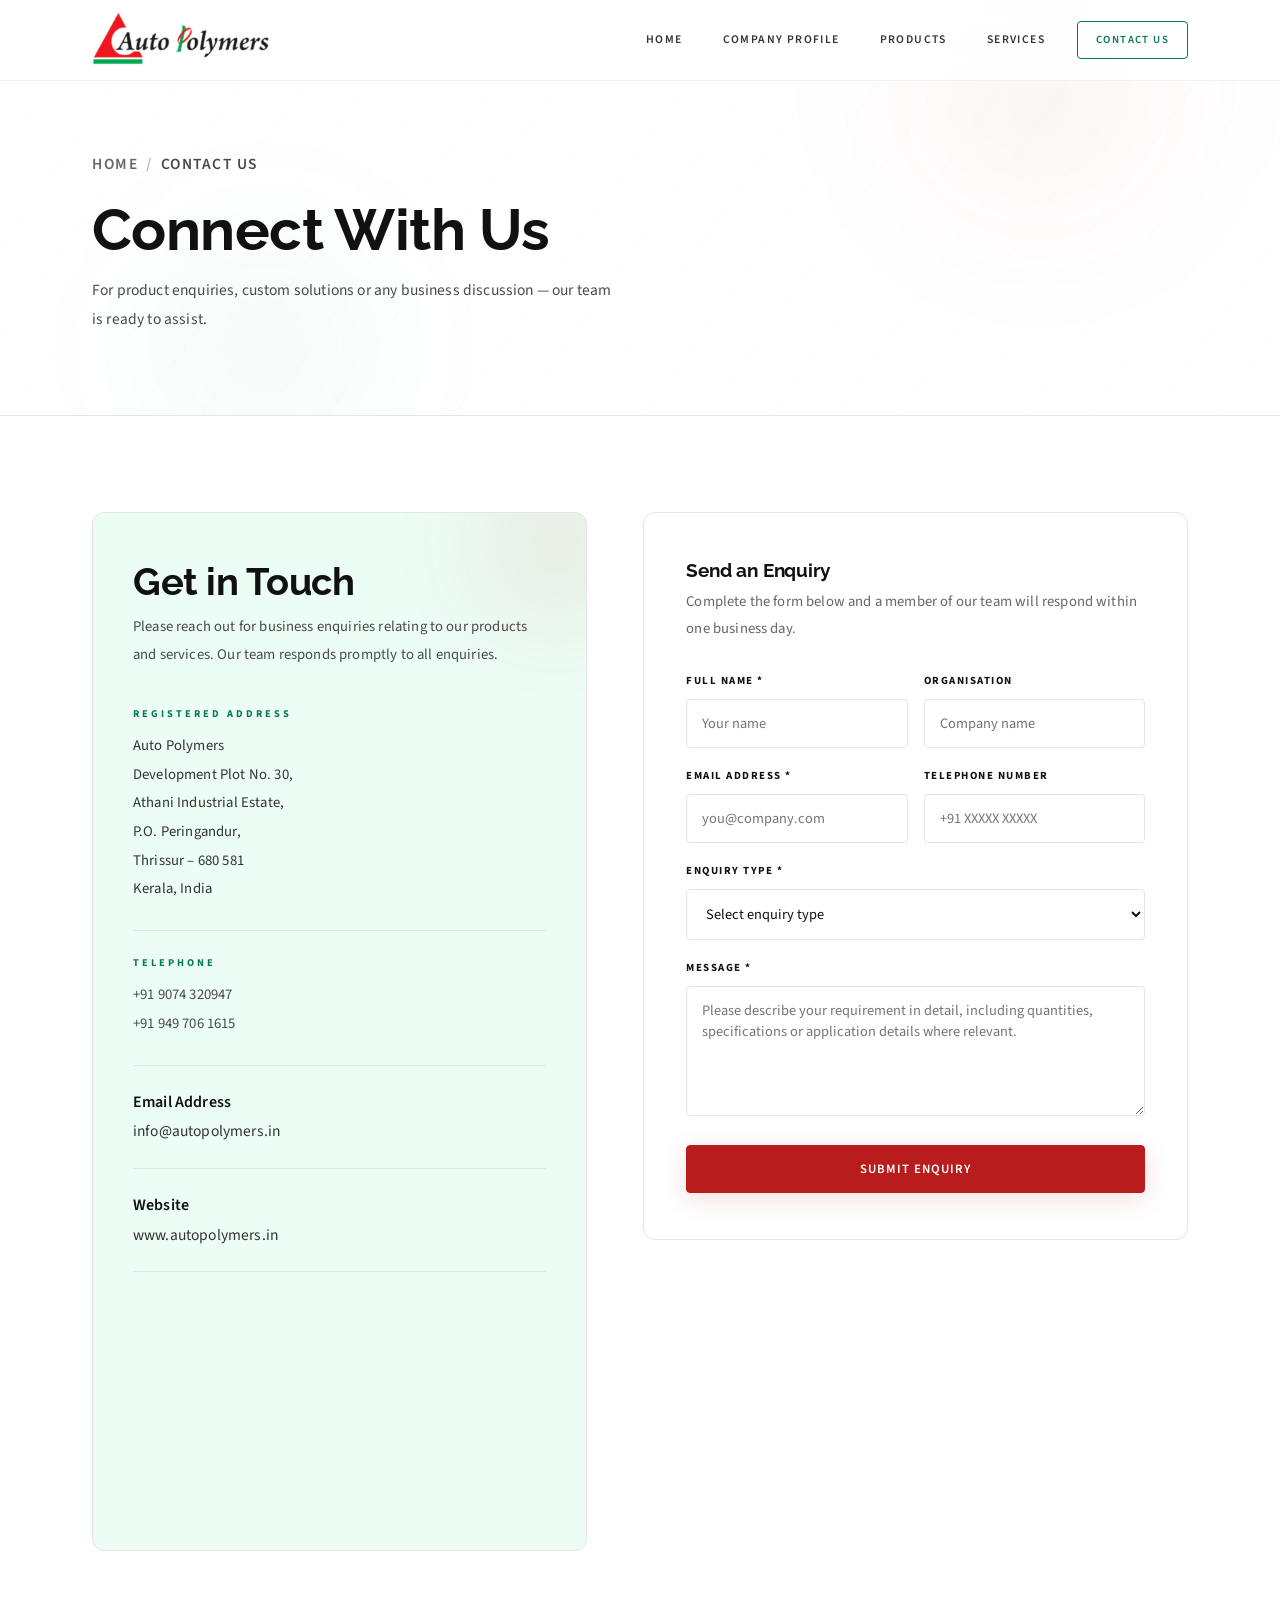
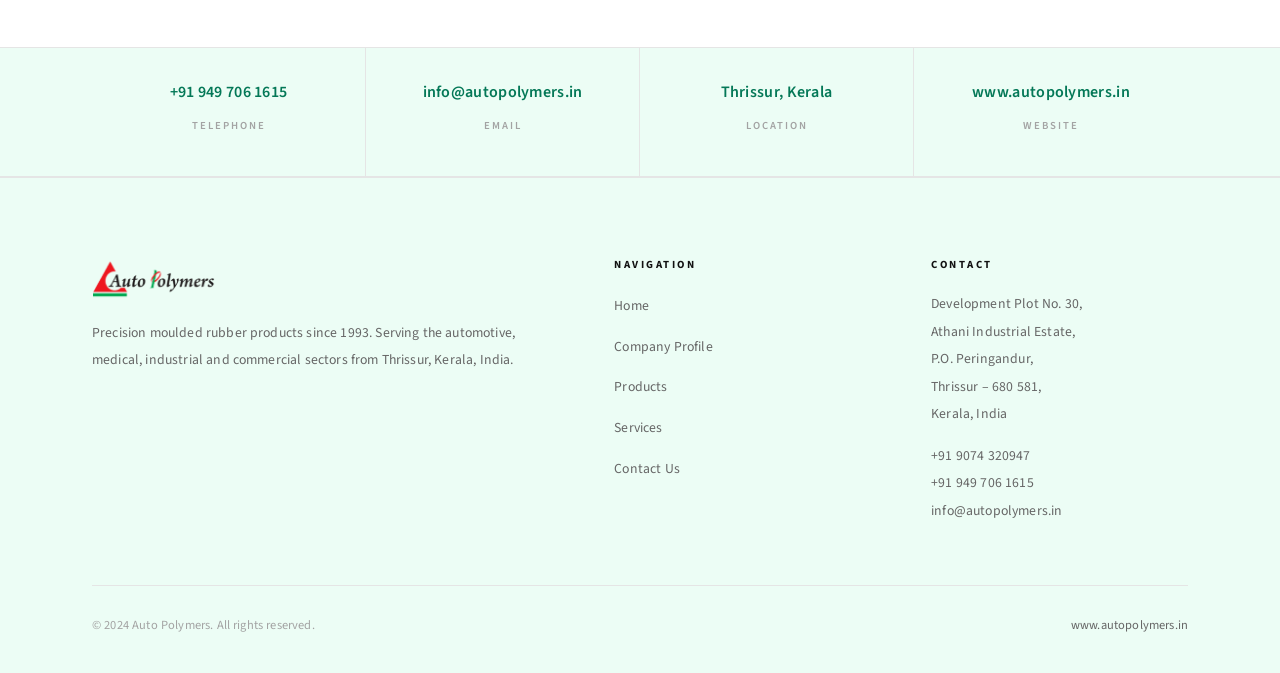
<file: contact.html>
<!DOCTYPE html>
<html lang="en">

<head>
    <meta charset="UTF-8" />
    <meta name="viewport" content="width=device-width,initial-scale=1.0" />
    <title>Contact Us – Auto Polymers | Get a Quote | Thrissur, Kerala</title>
    <meta name="description"
        content="Contact Auto Polymers for product and business enquiries. Development Plot No. 30, Athani Industrial Estate, Thrissur, Kerala, India." />

    <!-- Favicon -->
    <link rel="apple-touch-icon" sizes="180x180" href="apple-touch-icon.png" />
    <link rel="icon" type="image/png" sizes="32x32" href="favicon-32x32.png" />
    <link rel="icon" type="image/png" sizes="16x16" href="favicon-16x16.png" />
    <link rel="icon" type="image/x-icon" href="favicon.ico" />
    <link rel="manifest" href="site.webmanifest" />
    <meta name="theme-color" content="#1a1a2e" />

    <!-- SEO Meta Tags -->
    <meta name="keywords"
        content="contact Auto Polymers, rubber products enquiry, Thrissur rubber manufacturer contact, rubber products quote, Athani Industrial Estate, Kerala rubber factory" />
    <meta name="author" content="Auto Polymers" />
    <meta name="robots" content="index, follow" />
    <link rel="canonical" href="https://www.autopolymers.in/contact.html" />

    <!-- Open Graph -->
    <meta property="og:type" content="website" />
    <meta property="og:url" content="https://www.autopolymers.in/contact.html" />
    <meta property="og:title" content="Contact Us – Auto Polymers | Get a Quote" />
    <meta property="og:description"
        content="Contact Auto Polymers for product and business enquiries. Development Plot No. 30, Athani Industrial Estate, Thrissur, Kerala, India." />
    <meta property="og:image" content="https://www.autopolymers.in/android-chrome-512x512.png" />
    <meta property="og:site_name" content="Auto Polymers" />

    <!-- Twitter Card -->
    <meta name="twitter:card" content="summary_large_image" />
    <meta name="twitter:title" content="Contact Us – Auto Polymers | Get a Quote" />
    <meta name="twitter:description"
        content="Contact Auto Polymers for product and business enquiries. Thrissur, Kerala, India." />
    <meta name="twitter:image" content="https://www.autopolymers.in/android-chrome-512x512.png" />

    <link rel="stylesheet" href="style.css?v=6" />
</head>

<body>
    <button class="back-top" id="backTop" onclick="window.scrollTo({top:0,behavior:'smooth'})"
        aria-label="Back to top">&#8593;</button>

    <nav class="navbar" id="navbar">
        <div class="container nav-inner">
            <a href="index.html" class="nav-logo"><img src="Logo.png" alt="Auto Polymers" /></a>
            <div class="nav-links" id="navLinks">
                <a href="index.html">Home</a>
                <a href="company.html">Company Profile</a>
                <a href="products.html">Products</a>
                <a href="services.html">Services</a>
                <a href="contact.html" class="nav-cta nav-skip active">Contact Us</a>
            </div>
            <div class="nav-toggle" id="navToggle"><span></span><span></span><span></span></div>
        </div>
    </nav>

    <div class="page-hero">
        <div class="page-hero-glow glow-1"></div>
        <div class="page-hero-glow glow-2"></div>
        <div class="container page-hero-content">
            <p class="breadcrumb"><a href="index.html">Home</a><span class="sep">/</span>Contact Us</p>
            <h1>Connect With Us</h1>
            <p>For product enquiries, custom solutions or any business discussion &mdash; our team is ready to assist.
            </p>
        </div>
    </div>

    <section class="section bg-white">
        <div class="container">
            <div class="contact-grid">

                <div class="contact-sidebar reveal">
                    <h2>Get in Touch</h2>
                    <p>Please reach out for business enquiries relating to our products and services. Our team responds
                        promptly to all enquiries.</p>

                    <div class="c-detail">
                        <div class="c-label">Registered Address</div>
                        <address>
                            Auto Polymers<br />
                            Development Plot No. 30,<br />
                            Athani Industrial Estate,<br />
                            P.O. Peringandur,<br />
                            Thrissur &ndash; 680 581<br />
                            Kerala, India
                        </address>
                    </div>
                    <div class="c-divider"></div>
                    <div class="c-detail">
                        <div class="c-label">Telephone</div>
                        <p>
                            <a href="tel:+919074320947">+91 9074 320947</a><br />
                            <a href="tel:+919497061615">+91 949 706 1615</a>
                        </p>
                    </div>
                    <div class="c-divider"></div>
                    <div class="cc-info">
                        <strong>Email Address</strong>
                        <p><a href="mailto:info@autopolymers.in">info@autopolymers.in</a></p>
                    </div>
                    <div class="c-divider"></div>
                    <div class="cc-info">
                        <strong>Website</strong>
                        <p><a href="http://www.autopolymers.in" target="_blank" rel="noopener">www.autopolymers.in</a>
                        </p>
                    </div>
                    <div class="c-divider"></div>
                    <div style="border-radius:var(--r8);overflow:hidden;margin-top:8px;">
                        <iframe title="Auto Polymers – Athani Industrial Estate, Thrissur"
                            src="https://maps.google.com/maps?q=Athani+Industrial+Estate+Thrissur+Kerala+India&output=embed"
                            width="100%" height="210" style="border:0;display:block;" loading="lazy">
                        </iframe>
                    </div>
                </div>

                <div class="contact-form reveal rev-d1">
                    <h3>Send an Enquiry</h3>
                    <p>Complete the form below and a member of our team will respond within one business day.</p>

                    <form id="enquiryForm" onsubmit="handleSubmit(event)" novalidate>
                        <div class="form-row">
                            <div class="f-group">
                                <label for="fname">Full Name *</label>
                                <input type="text" id="fname" placeholder="Your name" required />
                            </div>
                            <div class="f-group">
                                <label for="fcompany">Organisation</label>
                                <input type="text" id="fcompany" placeholder="Company name" />
                            </div>
                        </div>
                        <div class="form-row">
                            <div class="f-group">
                                <label for="femail">Email Address *</label>
                                <input type="email" id="femail" placeholder="you@company.com" required />
                            </div>
                            <div class="f-group">
                                <label for="fphone">Telephone Number</label>
                                <input type="tel" id="fphone" placeholder="+91 XXXXX XXXXX" />
                            </div>
                        </div>
                        <div class="f-group">
                            <label for="ftype">Enquiry Type *</label>
                            <select id="ftype" required>
                                <option value="" disabled selected>Select enquiry type</option>
                                <option>Product Enquiry</option>
                                <option>Custom / Special Requirement</option>
                                <option>Pricing / Quotation Request</option>
                                <option>Service Enquiry</option>
                                <option>General Enquiry</option>
                            </select>
                        </div>
                        <div class="f-group">
                            <label for="fmsg">Message *</label>
                            <textarea id="fmsg"
                                placeholder="Please describe your requirement in detail, including quantities, specifications or application details where relevant."
                                required></textarea>
                        </div>
                        <button type="submit" class="btn btn-orange"
                            style="width:100%;justify-content:center;padding:14px;">
                            Submit Enquiry
                        </button>
                        <p id="formOk"
                            style="display:none;margin-top:16px;text-align:center;color:var(--g700);font-weight:600;font-size:.88rem;letter-spacing:.3px;">
                            Thank you &mdash; your enquiry has been received. Our team will be in touch shortly.
                        </p>
                    </form>
                </div>

            </div>
        </div>
    </section>

    <!-- QUICK CONTACT STRIP -->
    <div style="background:var(--g100);border-top:1px solid var(--ln);border-bottom:1px solid var(--ln);padding:0;">
        <div class="container">
            <div class="stats-row" style="margin:0;border:none;border-radius:0;">
                <div class="stat-cell" style="padding:36px 24px;">
                    <strong style="font-size:1rem;font-family:var(--sans);letter-spacing:.3px;">+91 949 706
                        1615</strong>
                    <span class="label">Telephone</span>
                </div>
                <div class="stat-cell" style="padding:36px 24px;">
                    <strong
                        style="font-size:1rem;font-family:var(--sans);letter-spacing:.3px;">info@autopolymers.in</strong>
                    <span class="label">Email</span>
                </div>
                <div class="stat-cell" style="padding:36px 24px;">
                    <strong style="font-size:1rem;font-family:var(--sans);letter-spacing:.3px;">Thrissur,
                        Kerala</strong>
                    <span class="label">Location</span>
                </div>
                <div class="stat-cell" style="padding:36px 24px;">
                    <strong
                        style="font-size:1rem;font-family:var(--sans);letter-spacing:.3px;">www.autopolymers.in</strong>
                    <span class="label">Website</span>
                </div>
            </div>
        </div>
    </div>

    <footer>
        <div class="container">
            <div class="footer-top">
                <div class="f-brand">
                    <img src="Logo.png" alt="Auto Polymers" />
                    <p>Precision moulded rubber products since 1993. Serving the automotive, medical, industrial and
                        commercial sectors from Thrissur, Kerala, India.</p>
                </div>
                <div class="f-col">
                    <h4>Navigation</h4>
                    <ul>
                        <li><a href="index.html">Home</a></li>
                        <li><a href="company.html">Company Profile</a></li>
                        <li><a href="products.html">Products</a></li>
                        <li><a href="services.html">Services</a></li>
                        <li><a href="contact.html">Contact Us</a></li>
                    </ul>
                </div>
                <div class="f-col">
                    <h4>Contact</h4>
                    <p>Development Plot No. 30,<br />Athani Industrial Estate,<br />P.O. Peringandur,<br />Thrissur
                        &ndash; 680 581,<br />Kerala, India</p>
                    <p style="margin-top:14px;">
                        <a href="tel:+919074320947">+91 9074 320947</a><br />
                        <a href="tel:+919497061615">+91 949 706 1615</a><br />
                        <a href="mailto:info@autopolymers.in">info@autopolymers.in</a>
                    </p>
                </div>
            </div>
            <div class="footer-bot">
                <p>&copy; 2024 Auto Polymers. All rights reserved.</p>
                <p><a href="http://www.autopolymers.in">www.autopolymers.in</a></p>
            </div>
        </div>
    </footer>
    <script>
        const nav = document.getElementById('navbar');
        window.addEventListener('scroll', () => nav.classList.toggle('scrolled', window.scrollY > 40));
        document.getElementById('navToggle').addEventListener('click', () => document.getElementById('navLinks').classList.toggle('open'));
        const backTop = document.getElementById('backTop');
        window.addEventListener('scroll', () => backTop.classList.toggle('visible', window.scrollY > 420));
        const obs = new IntersectionObserver(es => es.forEach(e => { if (e.isIntersecting) e.target.classList.add('visible'); }), { threshold: 0.1 });
        document.querySelectorAll('.reveal,.reveal-left,.reveal-right').forEach(el => obs.observe(el));
        function handleSubmit(e) {
            e.preventDefault();
            document.getElementById('formOk').style.display = 'block';
            e.target.reset();
            setTimeout(() => { document.getElementById('formOk').style.display = 'none'; }, 7000);
        }
    </script>
</body>

</html>
</file>
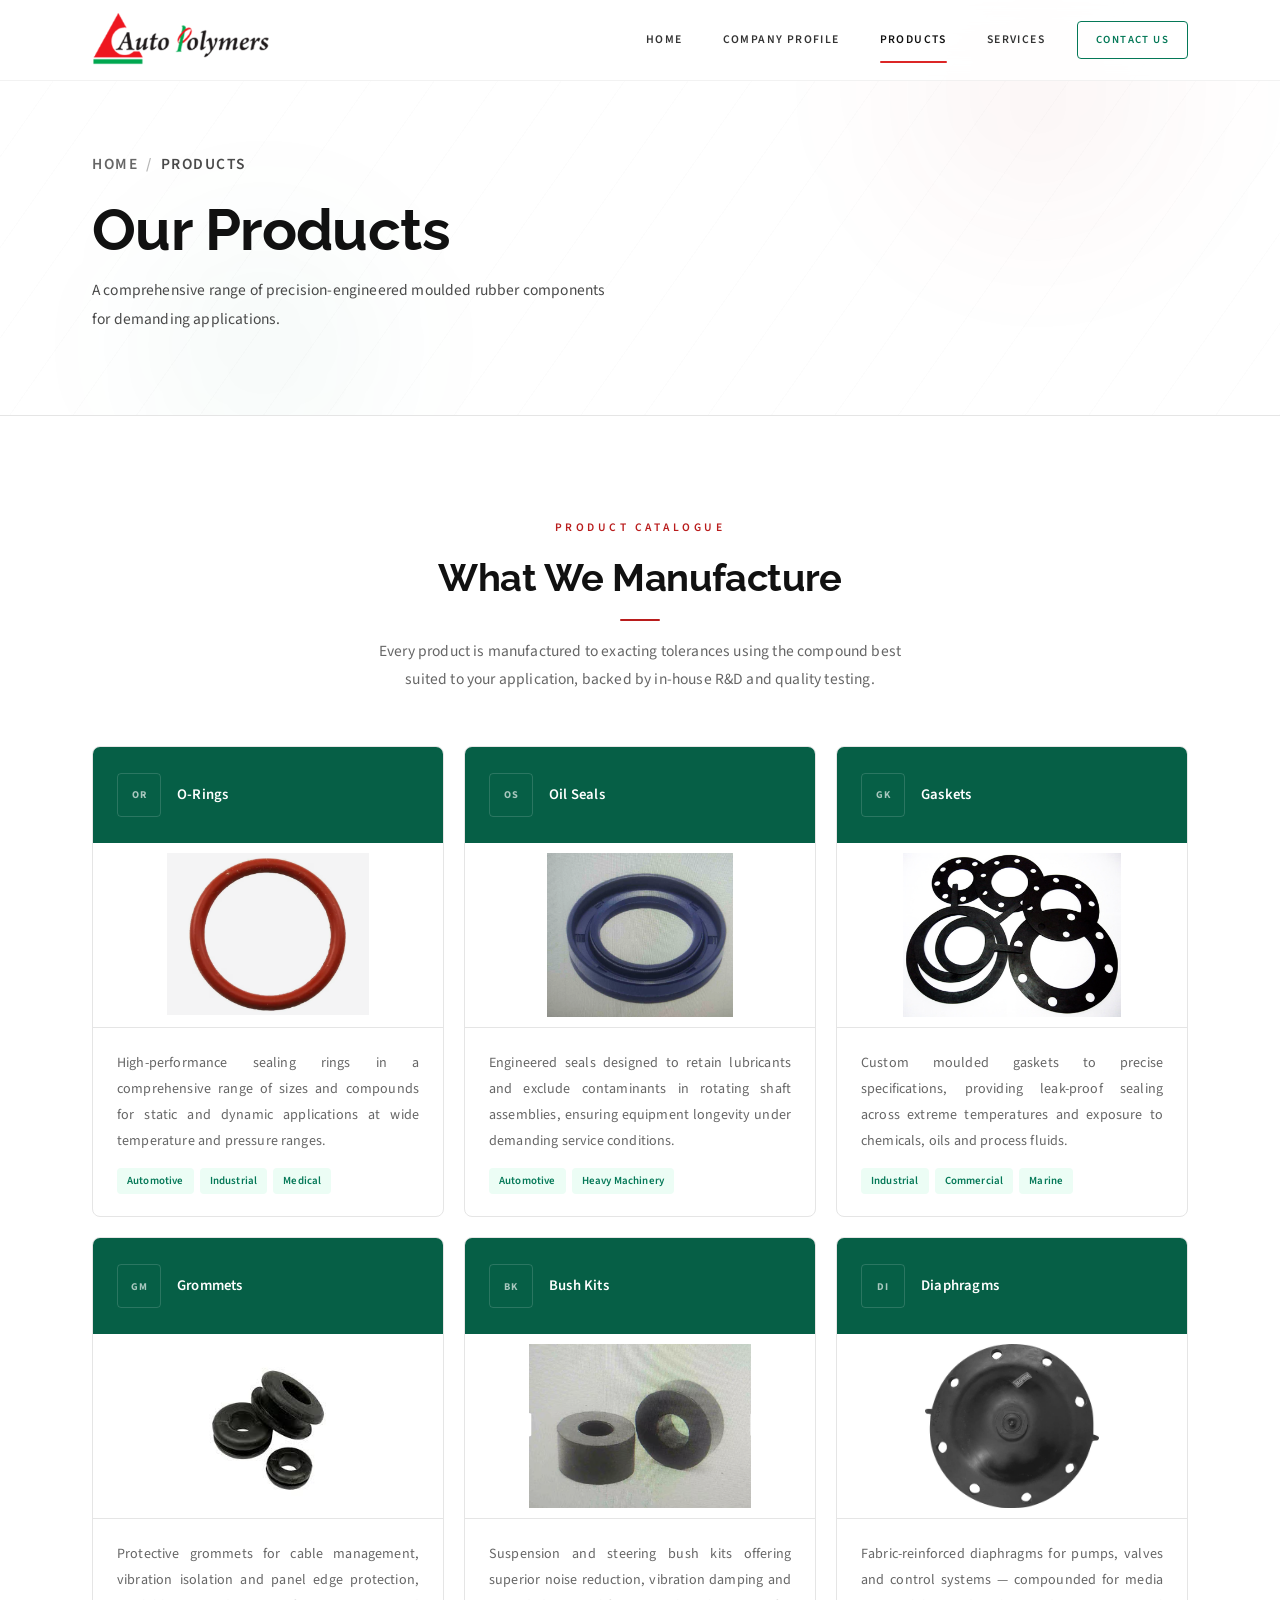
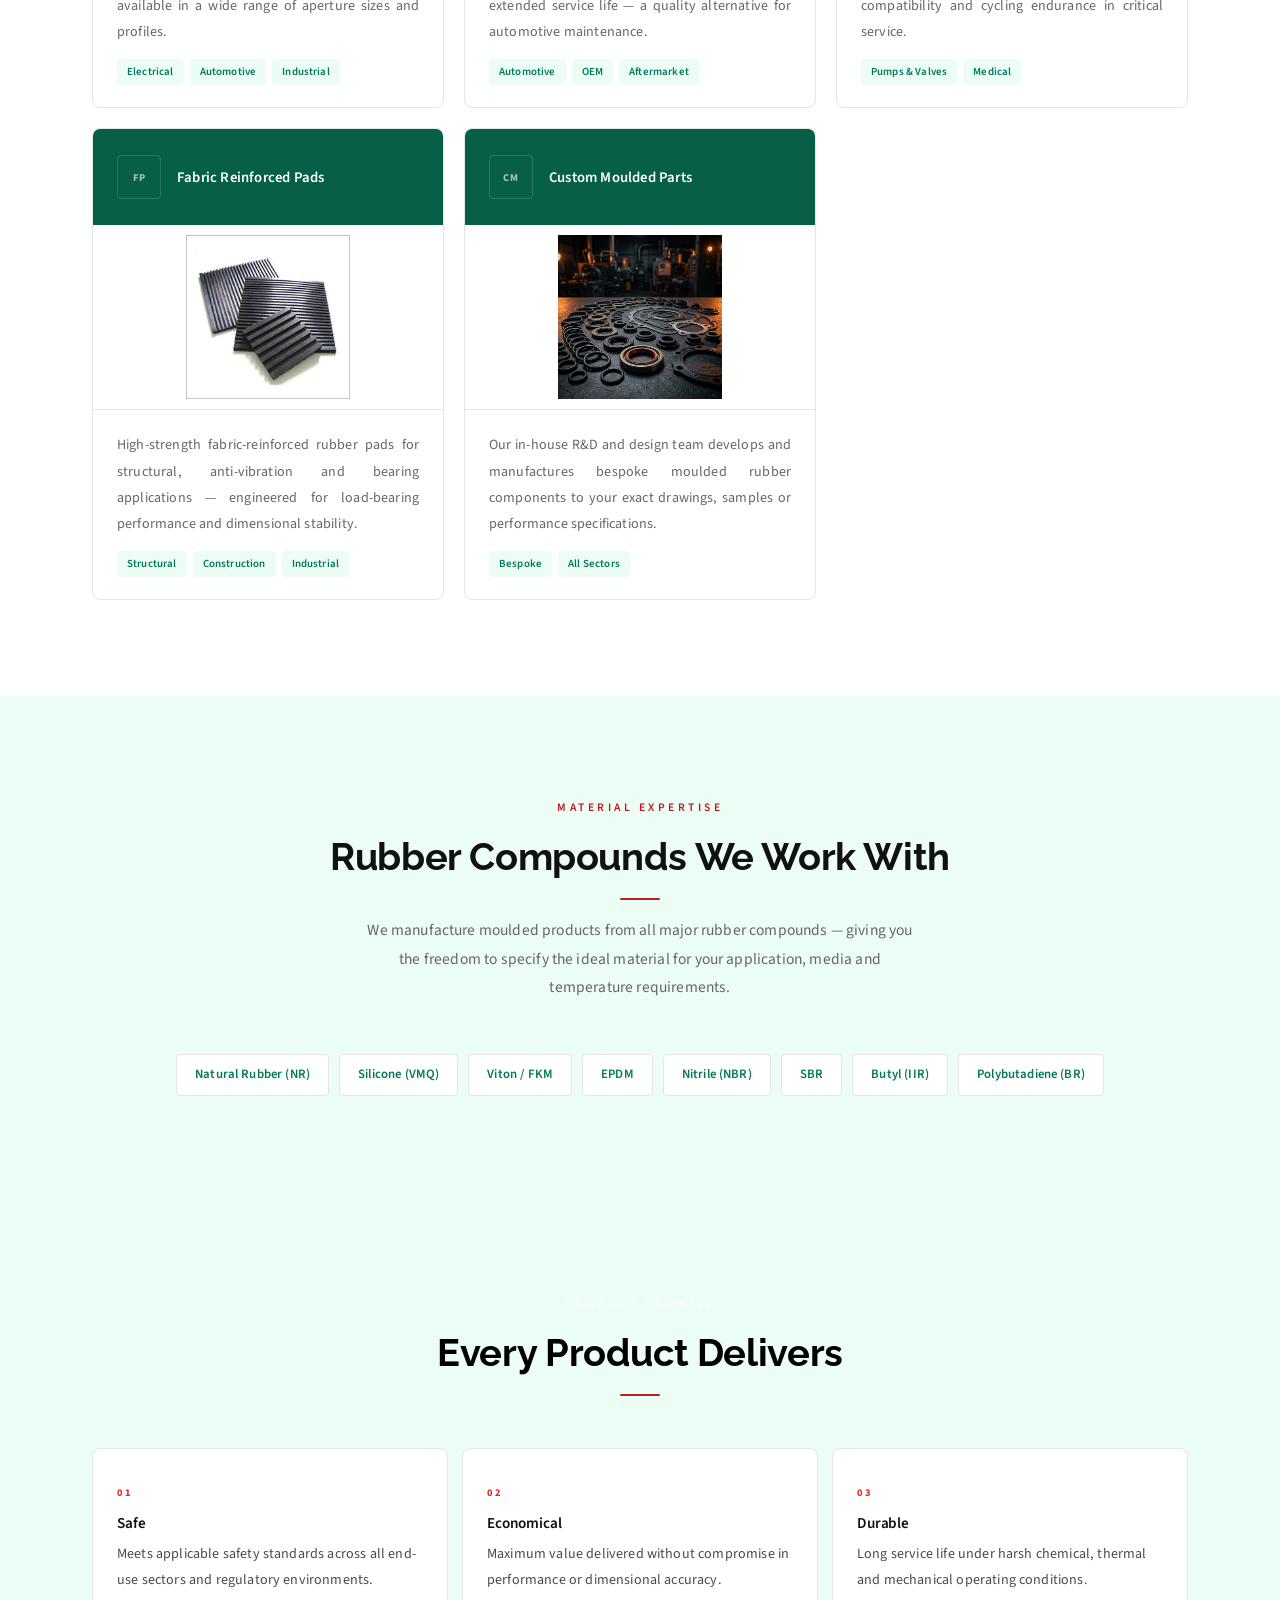
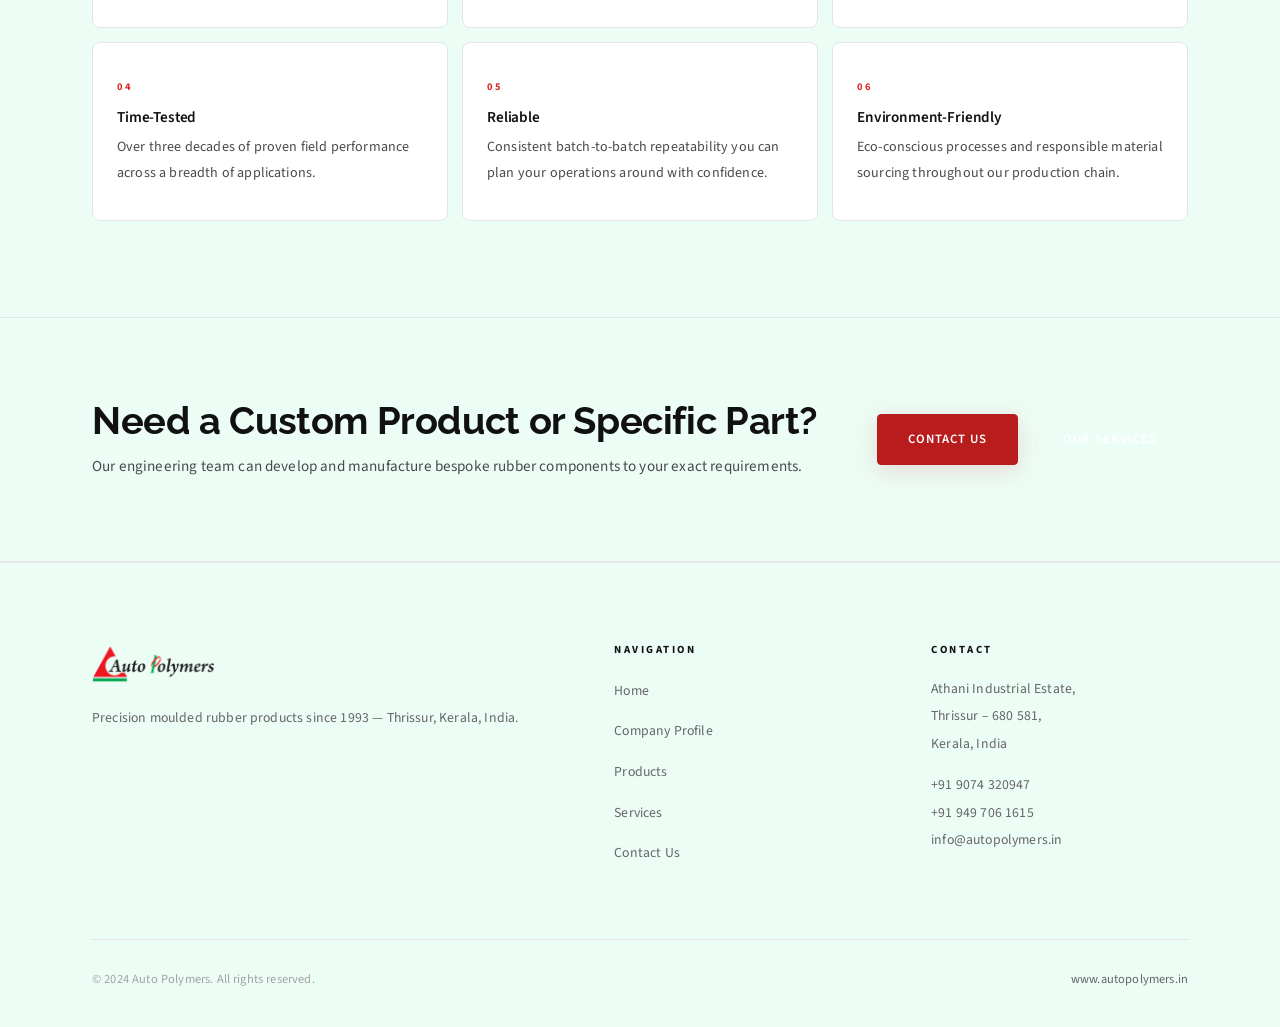
<file: products.html>
<!DOCTYPE html>
<html lang="en">

<head>
    <meta charset="UTF-8" />
    <meta name="viewport" content="width=device-width,initial-scale=1.0" />
    <title>Products – Auto Polymers | O-Rings, Seals, Gaskets & Custom Rubber</title>
    <meta name="description"
        content="Auto Polymers product range: O-rings, oil seals, gaskets, grommets, bush kits, diaphragms in natural rubber, silicone, Viton, EPDM, NBR and more. Thrissur, Kerala." />

    <!-- Favicon -->
    <link rel="apple-touch-icon" sizes="180x180" href="apple-touch-icon.png" />
    <link rel="icon" type="image/png" sizes="32x32" href="favicon-32x32.png" />
    <link rel="icon" type="image/png" sizes="16x16" href="favicon-16x16.png" />
    <link rel="icon" type="image/x-icon" href="favicon.ico" />
    <link rel="manifest" href="site.webmanifest" />
    <meta name="theme-color" content="#1a1a2e" />

    <!-- SEO Meta Tags -->
    <meta name="keywords"
        content="O-rings India, oil seals manufacturer, rubber gaskets Kerala, grommets, bush kits, diaphragms, fabric reinforced pads, custom moulded rubber, Viton O-ring, EPDM gasket, NBR seal, silicone rubber products, Thrissur rubber manufacturer" />
    <meta name="author" content="Auto Polymers" />
    <meta name="robots" content="index, follow" />
    <link rel="canonical" href="https://www.autopolymers.in/products.html" />

    <!-- Open Graph -->
    <meta property="og:type" content="website" />
    <meta property="og:url" content="https://www.autopolymers.in/products.html" />
    <meta property="og:title" content="Products – Auto Polymers | O-Rings, Seals, Gaskets & Custom Rubber" />
    <meta property="og:description"
        content="Auto Polymers product range: O-rings, oil seals, gaskets, grommets, bush kits, diaphragms in natural rubber, silicone, Viton, EPDM, NBR and more." />
    <meta property="og:image" content="https://www.autopolymers.in/android-chrome-512x512.png" />
    <meta property="og:site_name" content="Auto Polymers" />

    <!-- Twitter Card -->
    <meta name="twitter:card" content="summary_large_image" />
    <meta name="twitter:title" content="Products – Auto Polymers | O-Rings, Seals, Gaskets & Custom Rubber" />
    <meta name="twitter:description"
        content="Explore our full range of precision rubber products: O-rings, oil seals, gaskets, grommets, bush kits, diaphragms and custom moulded parts." />
    <meta name="twitter:image" content="https://www.autopolymers.in/android-chrome-512x512.png" />

    <link rel="stylesheet" href="style.css?v=6" />
</head>

<body>
    <a href="contact.html" class="floating-cta" id="floatingCta">Contact Us <span class="arrow">&#8594;</span></a>
    <button class="back-top" id="backTop" onclick="window.scrollTo({top:0,behavior:'smooth'})"
        aria-label="Back to top">&#8593;</button>

    <nav class="navbar" id="navbar">
        <div class="container nav-inner">
            <a href="index.html" class="nav-logo"><img src="Logo.png" alt="Auto Polymers" /></a>
            <div class="nav-links" id="navLinks">
                <a href="index.html">Home</a>
                <a href="company.html">Company Profile</a>
                <a href="products.html" class="active">Products</a>
                <a href="services.html">Services</a>
                <a href="contact.html" class="nav-cta nav-skip">Contact Us</a>
            </div>
            <div class="nav-toggle" id="navToggle"><span></span><span></span><span></span></div>
        </div>
    </nav>

    <div class="page-hero">
        <div class="page-hero-glow glow-1"></div>
        <div class="page-hero-glow glow-2"></div>
        <div class="container page-hero-content">
            <p class="breadcrumb"><a href="index.html">Home</a><span class="sep">/</span>Products</p>
            <h1>Our Products</h1>
            <p>A comprehensive range of precision-engineered moulded rubber components for demanding applications.</p>
        </div>
    </div>

    <!-- PRODUCT CATALOGUE -->
    <section class="section bg-white">
        <div class="container">
            <div class="sec-head center reveal">
                <span class="eyebrow">Product Catalogue</span>
                <h2>What We Manufacture</h2>
                <div class="rule"></div>
                <p>Every product is manufactured to exacting tolerances using the compound best suited to your
                    application, backed by in-house R&amp;D and quality testing.</p>
            </div>
            <div class="pdcard-grid">
                <div class="pdcard reveal">
                    <div class="pdcard-head">
                        <div class="pdcard-code">OR</div>
                        <h3>O-Rings</h3>
                    </div>
                    <div class="product-media" data-images="product-images/o-ring1.png,product-images/oring2.png">
                        <img src="product-images/o-ring1.png" alt="O-Rings product" loading="lazy" />
                    </div>
                    <div class="pdcard-body">
                        <p>High-performance sealing rings in a comprehensive range of sizes and compounds for static and
                            dynamic applications at wide temperature and pressure ranges.</p>
                        <div class="tags">
                            <span class="tag-pill">Automotive</span>
                            <span class="tag-pill">Industrial</span>
                            <span class="tag-pill">Medical</span>
                        </div>
                    </div>
                </div>
                <div class="pdcard reveal rev-d1">
                    <div class="pdcard-head">
                        <div class="pdcard-code">OS</div>
                        <h3>Oil Seals</h3>
                    </div>
                    <div class="product-media">
                        <img src="product-images/oil-seal.png" alt="Oil Seals product" loading="lazy" />
                    </div>
                    <div class="pdcard-body">
                        <p>Engineered seals designed to retain lubricants and exclude contaminants in rotating shaft
                            assemblies, ensuring equipment longevity under demanding service conditions.</p>
                        <div class="tags">
                            <span class="tag-pill">Automotive</span>
                            <span class="tag-pill">Heavy Machinery</span>
                        </div>
                    </div>
                </div>
                <div class="pdcard reveal rev-d2">
                    <div class="pdcard-head">
                        <div class="pdcard-code">GK</div>
                        <h3>Gaskets</h3>
                    </div>
                    <div class="product-media">
                        <img src="product-images/Gaskets.jpg" alt="Gaskets product" loading="lazy" />
                    </div>
                    <div class="pdcard-body">
                        <p>Custom moulded gaskets to precise specifications, providing leak-proof sealing across extreme
                            temperatures and exposure to chemicals, oils and process fluids.</p>
                        <div class="tags">
                            <span class="tag-pill">Industrial</span>
                            <span class="tag-pill">Commercial</span>
                            <span class="tag-pill">Marine</span>
                        </div>
                    </div>
                </div>
                <div class="pdcard reveal rev-d1">
                    <div class="pdcard-head">
                        <div class="pdcard-code">GM</div>
                        <h3>Grommets</h3>
                    </div>
                    <div class="product-media">
                        <img src="product-images/grommet.jpg" alt="Grommets product" loading="lazy" />
                    </div>
                    <div class="pdcard-body">
                        <p>Protective grommets for cable management, vibration isolation and panel edge protection,
                            available in a wide range of aperture sizes and profiles.</p>
                        <div class="tags">
                            <span class="tag-pill">Electrical</span>
                            <span class="tag-pill">Automotive</span>
                            <span class="tag-pill">Industrial</span>
                        </div>
                    </div>
                </div>
                <div class="pdcard reveal rev-d2">
                    <div class="pdcard-head">
                        <div class="pdcard-code">BK</div>
                        <h3>Bush Kits</h3>
                    </div>
                    <div class="product-media"
                        data-images="product-images/bush-kit.png,product-images/bush-kit2.png,product-images/bush-kit3.png">
                        <img src="product-images/bush-kit.png" alt="Bush Kits product" loading="lazy" />
                    </div>
                    <div class="pdcard-body">
                        <p>Suspension and steering bush kits offering superior noise reduction, vibration damping and
                            extended service life — a quality alternative for automotive maintenance.</p>
                        <div class="tags">
                            <span class="tag-pill">Automotive</span>
                            <span class="tag-pill">OEM</span>
                            <span class="tag-pill">Aftermarket</span>
                        </div>
                    </div>
                </div>
                <div class="pdcard reveal rev-d3">
                    <div class="pdcard-head">
                        <div class="pdcard-code">DI</div>
                        <h3>Diaphragms</h3>
                    </div>
                    <div class="product-media">
                        <img src="product-images/diaphragm.jpg" alt="Diaphragms product" loading="lazy" />
                    </div>
                    <div class="pdcard-body">
                        <p>Fabric-reinforced diaphragms for pumps, valves and control systems — compounded for media
                            compatibility and cycling endurance in critical service.</p>
                        <div class="tags">
                            <span class="tag-pill">Pumps &amp; Valves</span>
                            <span class="tag-pill">Medical</span>
                        </div>
                    </div>
                </div>
                <div class="pdcard reveal rev-d2">
                    <div class="pdcard-head">
                        <div class="pdcard-code">FP</div>
                        <h3>Fabric Reinforced Pads</h3>
                    </div>
                    <div class="product-media">
                        <img src="product-images/reinforced-Pad.jpg" alt="Fabric reinforced pads product"
                            loading="lazy" />
                    </div>
                    <div class="pdcard-body">
                        <p>High-strength fabric-reinforced rubber pads for structural, anti-vibration and bearing
                            applications — engineered for load-bearing performance and dimensional stability.</p>
                        <div class="tags">
                            <span class="tag-pill">Structural</span>
                            <span class="tag-pill">Construction</span>
                            <span class="tag-pill">Industrial</span>
                        </div>
                    </div>
                </div>
                <div class="pdcard reveal rev-d3">
                    <div class="pdcard-head">
                        <div class="pdcard-code">CM</div>
                        <h3>Custom Moulded Parts</h3>
                    </div>
                    <div class="product-media">
                        <img src="hero_bg.png" alt="Custom moulded parts" loading="lazy" />
                    </div>
                    <div class="pdcard-body">
                        <p>Our in-house R&amp;D and design team develops and manufactures bespoke moulded rubber
                            components to your exact drawings, samples or performance specifications.</p>
                        <div class="tags">
                            <span class="tag-pill">Bespoke</span>
                            <span class="tag-pill">All Sectors</span>
                        </div>
                    </div>
                </div>
            </div>
        </div>
    </section>

    <!-- RUBBER COMPOUNDS -->
    <section class="section bg-tint">
        <div class="container">
            <div class="sec-head center reveal">
                <span class="eyebrow">Material Expertise</span>
                <h2>Rubber Compounds We Work With</h2>
                <div class="rule"></div>
                <p>We manufacture moulded products from all major rubber compounds — giving you the freedom to specify
                    the ideal material for your application, media and temperature requirements.</p>
            </div>
            <div class="compounds reveal" style="justify-content:center;">
                <span class="compound">Natural Rubber (NR)</span>
                <span class="compound">Silicone (VMQ)</span>
                <span class="compound">Viton / FKM</span>
                <span class="compound">EPDM</span>
                <span class="compound">Nitrile (NBR)</span>
                <span class="compound">SBR</span>
                <span class="compound">Butyl (IIR)</span>
                <span class="compound">Polybutadiene (BR)</span>
            </div>
        </div>
    </section>

    <!-- PRODUCT ATTRIBUTES -->
    <section class="section bg-dark">
        <div class="container">
            <div class="sec-head center reveal">
                <span class="eyebrow eyebrow-light">Product Promise</span>
                <h2 style="color:#000">Every Product Delivers</h2>
                <div class="rule" style="margin:18px auto 0;"></div>
            </div>
            <div class="attr-grid">
                <div class="attr-card reveal rev-d1">
                    <span class="attr-label">01</span>
                    <h3>Safe</h3>
                    <p>Meets applicable safety standards across all end-use sectors and regulatory environments.</p>
                </div>
                <div class="attr-card reveal rev-d2">
                    <span class="attr-label">02</span>
                    <h3>Economical</h3>
                    <p>Maximum value delivered without compromise in performance or dimensional accuracy.</p>
                </div>
                <div class="attr-card reveal rev-d3">
                    <span class="attr-label">03</span>
                    <h3>Durable</h3>
                    <p>Long service life under harsh chemical, thermal and mechanical operating conditions.</p>
                </div>
                <div class="attr-card reveal rev-d1">
                    <span class="attr-label">04</span>
                    <h3>Time-Tested</h3>
                    <p>Over three decades of proven field performance across a breadth of applications.</p>
                </div>
                <div class="attr-card reveal rev-d2">
                    <span class="attr-label">05</span>
                    <h3>Reliable</h3>
                    <p>Consistent batch-to-batch repeatability you can plan your operations around with confidence.</p>
                </div>
                <div class="attr-card reveal rev-d3">
                    <span class="attr-label">06</span>
                    <h3>Environment-Friendly</h3>
                    <p>Eco-conscious processes and responsible material sourcing throughout our production chain.</p>
                </div>
            </div>
        </div>
    </section>

    <!-- CTA -->
    <div class="cta-band">
        <div class="container">
            <div class="cta-inner">
                <div class="reveal-left">
                    <h2>Need a Custom Product or Specific Part?</h2>
                    <p>Our engineering team can develop and manufacture bespoke rubber components to your exact
                        requirements.</p>
                </div>
                <div class="btn-group reveal-right">
                    <a href="contact.html" class="btn btn-orange">Contact Us</a>
                    <a href="services.html" class="btn btn-ghost">Our Services</a>
                </div>
            </div>
        </div>
    </div>

    <footer>
        <div class="container">
            <div class="footer-top">
                <div class="f-brand">
                    <img src="Logo.png" alt="Auto Polymers" />
                    <p>Precision moulded rubber products since 1993 &mdash; Thrissur, Kerala, India.</p>
                </div>
                <div class="f-col">
                    <h4>Navigation</h4>
                    <ul>
                        <li><a href="index.html">Home</a></li>
                        <li><a href="company.html">Company Profile</a></li>
                        <li><a href="products.html">Products</a></li>
                        <li><a href="services.html">Services</a></li>
                        <li><a href="contact.html">Contact Us</a></li>
                    </ul>
                </div>
                <div class="f-col">
                    <h4>Contact</h4>
                    <p>Athani Industrial Estate,<br />Thrissur &ndash; 680 581,<br />Kerala, India</p>
                    <p style="margin-top:14px;">
                        <a href="tel:+919074320947">+91 9074 320947</a><br />
                        <a href="tel:+919497061615">+91 949 706 1615</a><br />
                        <a href="mailto:info@autopolymers.in">info@autopolymers.in</a>
                    </p>
                </div>
            </div>
            <div class="footer-bot">
                <p>&copy; 2024 Auto Polymers. All rights reserved.</p>
                <p><a href="http://www.autopolymers.in">www.autopolymers.in</a></p>
            </div>
        </div>
    </footer>
    <script>
        const nav = document.getElementById('navbar');
        window.addEventListener('scroll', () => nav.classList.toggle('scrolled', window.scrollY > 40));
        document.getElementById('navToggle').addEventListener('click', () => document.getElementById('navLinks').classList.toggle('open'));
        const floatingCta = document.getElementById('floatingCta'), backTop = document.getElementById('backTop');
        window.addEventListener('scroll', () => { const s = window.scrollY > 420; floatingCta.classList.toggle('visible', s); backTop.classList.toggle('visible', s); });
        const obs = new IntersectionObserver(es => es.forEach(e => { if (e.isIntersecting) e.target.classList.add('visible'); }), { threshold: 0.1 });
        document.querySelectorAll('.reveal,.reveal-left,.reveal-right').forEach(el => obs.observe(el));

        function initProductSlideshows() {
            const mediaEls = document.querySelectorAll('.product-media[data-images]');
            mediaEls.forEach((media, mediaIdx) => {
                const img = media.querySelector('img');
                const images = (media.dataset.images || '').split(',').map(s => s.trim()).filter(Boolean);
                if (!img || images.length < 2) return;
                let idx = 0;
                setInterval(() => {
                    idx = (idx + 1) % images.length;
                    img.style.opacity = '0';
                    setTimeout(() => {
                        img.src = images[idx];
                        img.style.opacity = '1';
                    }, 180);
                }, 2800 + (mediaIdx % 3) * 300);
            });
        }
        initProductSlideshows();
    </script>
</body>

</html>
</file>
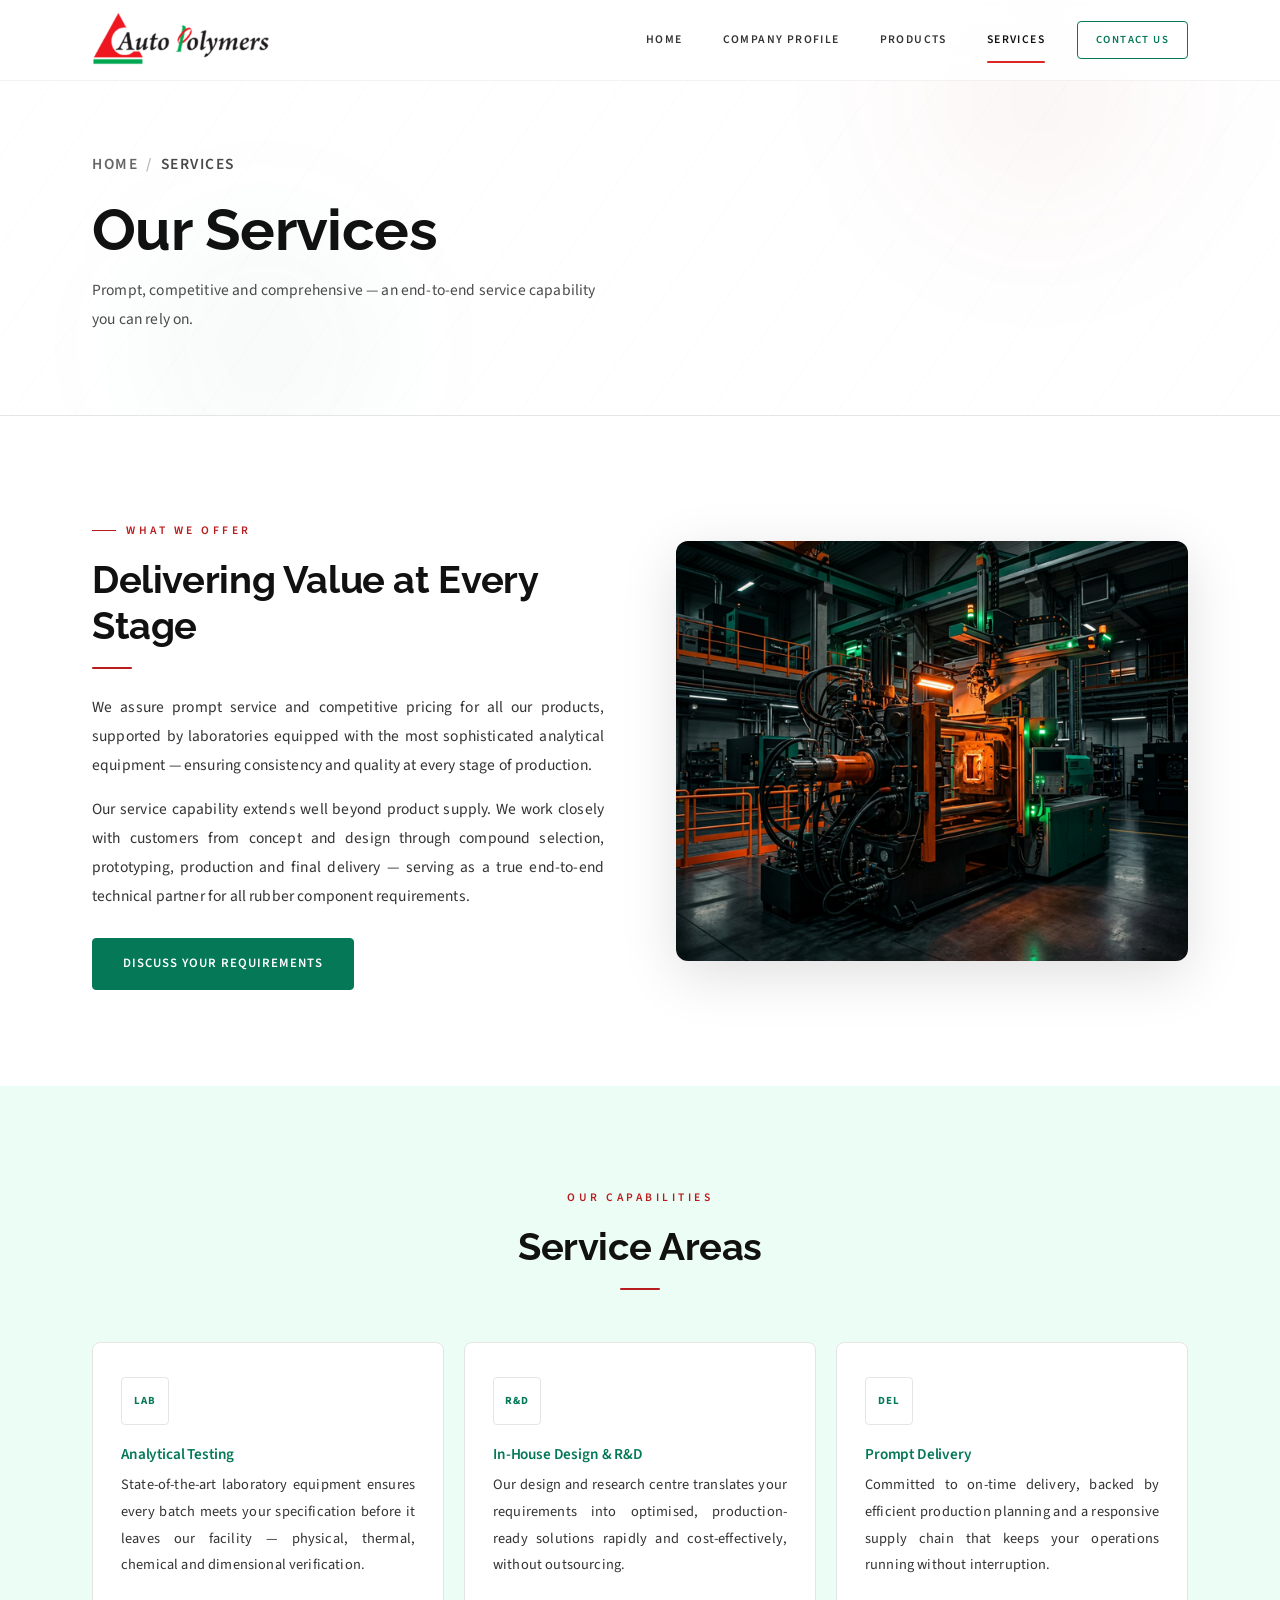
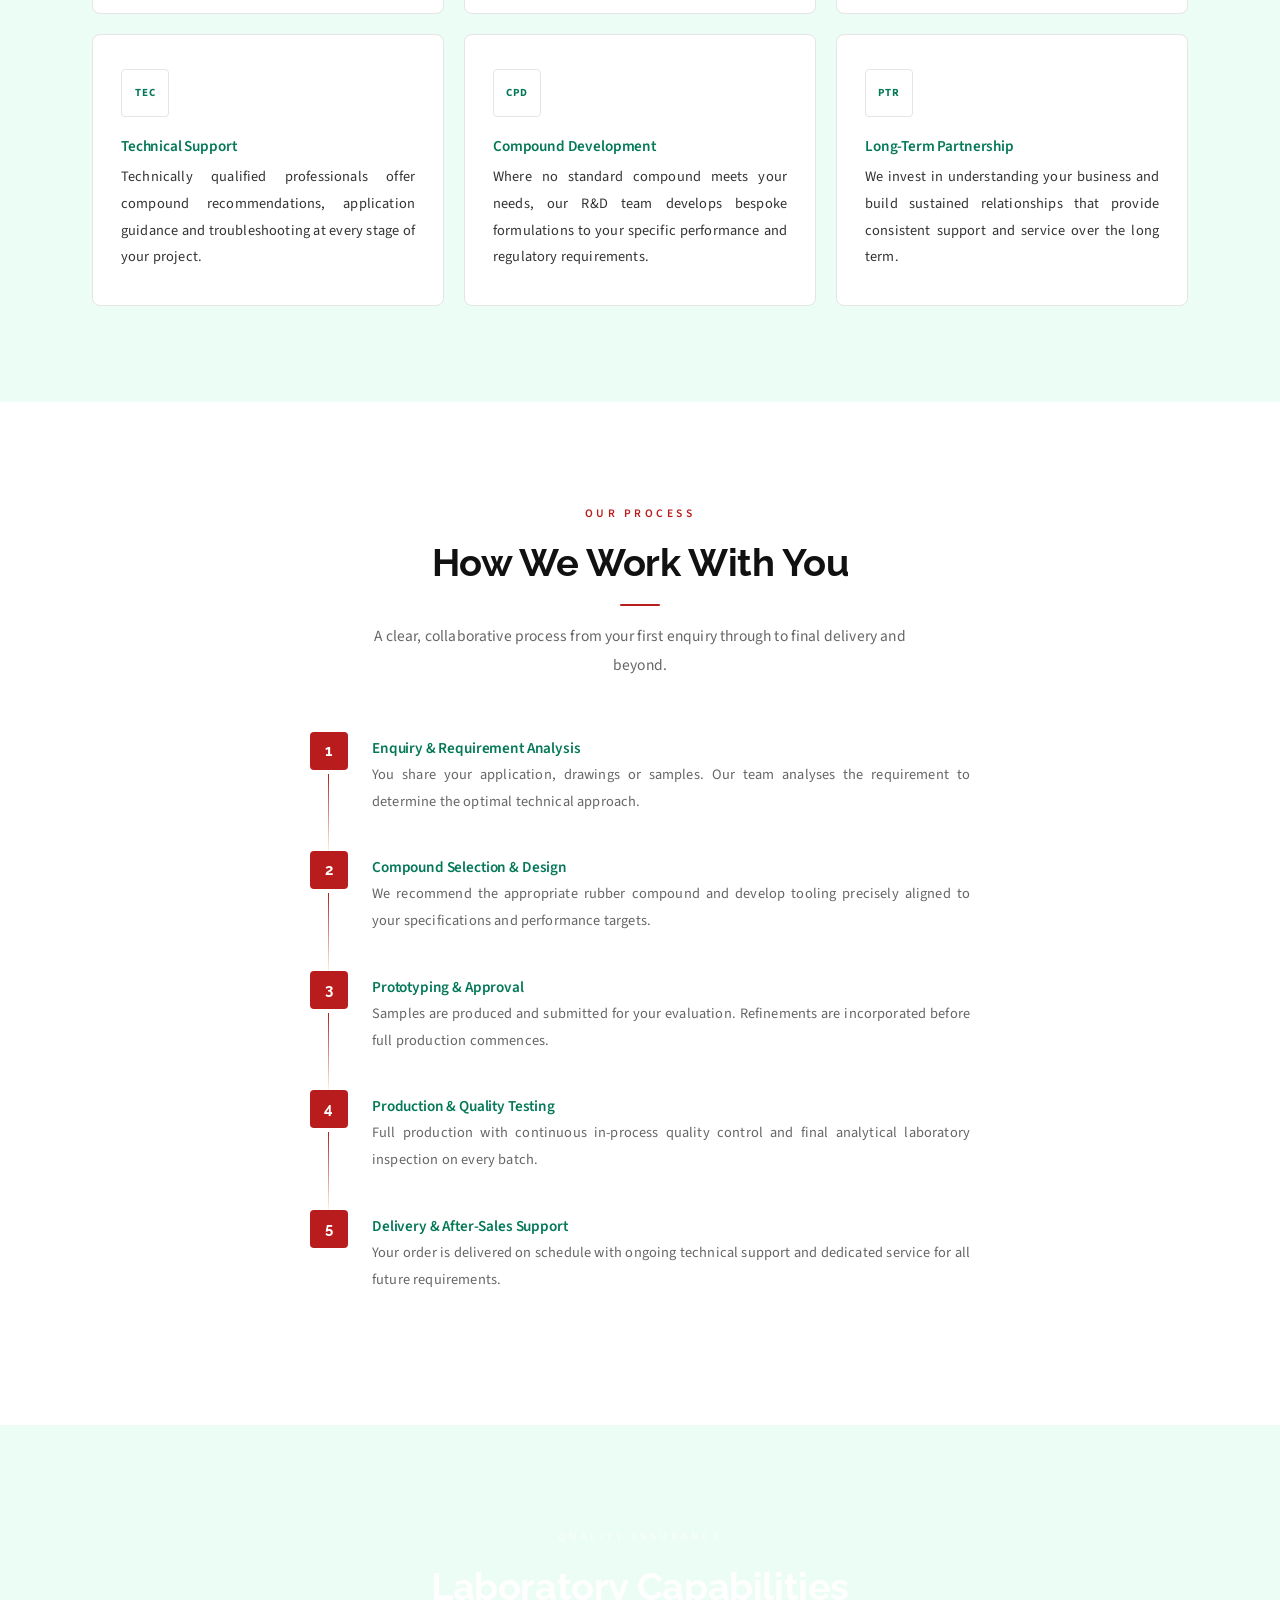
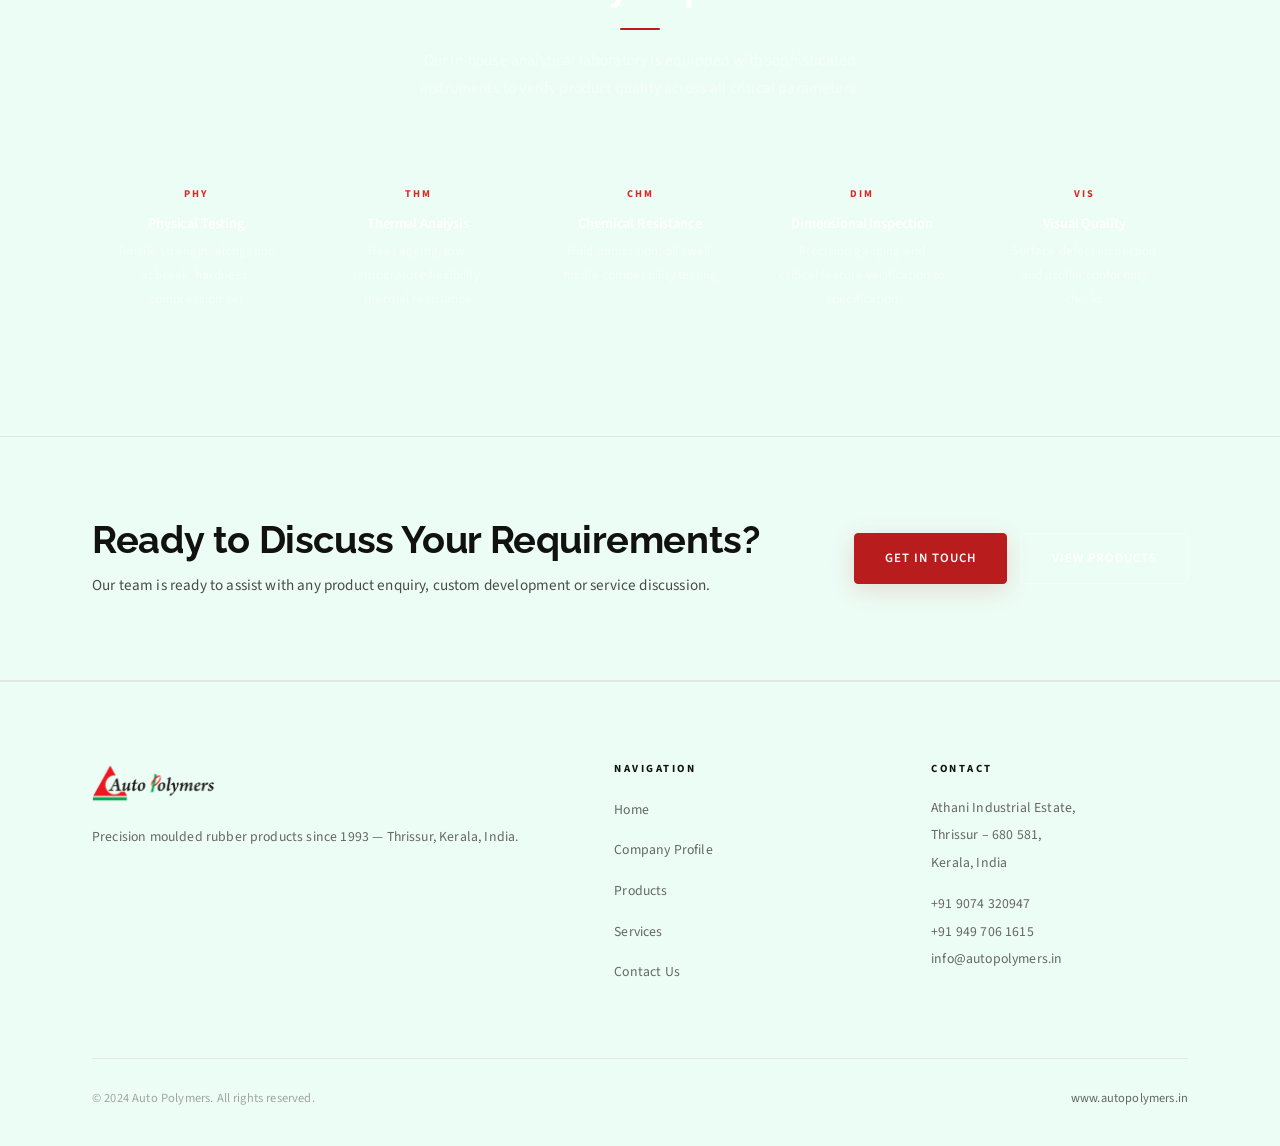
<file: services.html>
<!DOCTYPE html>
<html lang="en">

<head>
    <meta charset="UTF-8" />
    <meta name="viewport" content="width=device-width,initial-scale=1.0" />
    <title>Services – Auto Polymers | Custom Rubber Moulding & R&D</title>
    <meta name="description"
        content="Auto Polymers offers end-to-end rubber product services backed by sophisticated analytical laboratories ensuring consistent quality and prompt delivery." />

    <!-- Favicon -->
    <link rel="apple-touch-icon" sizes="180x180" href="apple-touch-icon.png" />
    <link rel="icon" type="image/png" sizes="32x32" href="favicon-32x32.png" />
    <link rel="icon" type="image/png" sizes="16x16" href="favicon-16x16.png" />
    <link rel="icon" type="image/x-icon" href="favicon.ico" />
    <link rel="manifest" href="site.webmanifest" />
    <meta name="theme-color" content="#1a1a2e" />

    <!-- SEO Meta Tags -->
    <meta name="keywords"
        content="rubber moulding services, custom rubber manufacturing, rubber R&D India, rubber product development, rubber testing laboratory, compound development Kerala, Auto Polymers services" />
    <meta name="author" content="Auto Polymers" />
    <meta name="robots" content="index, follow" />
    <link rel="canonical" href="https://www.autopolymers.in/services.html" />

    <!-- Open Graph -->
    <meta property="og:type" content="website" />
    <meta property="og:url" content="https://www.autopolymers.in/services.html" />
    <meta property="og:title" content="Services – Auto Polymers | Custom Rubber Moulding & R&D" />
    <meta property="og:description"
        content="End-to-end rubber product services backed by sophisticated analytical laboratories ensuring consistent quality and prompt delivery." />
    <meta property="og:image" content="https://www.autopolymers.in/android-chrome-512x512.png" />
    <meta property="og:site_name" content="Auto Polymers" />

    <!-- Twitter Card -->
    <meta name="twitter:card" content="summary_large_image" />
    <meta name="twitter:title" content="Services – Auto Polymers | Custom Rubber Moulding & R&D" />
    <meta name="twitter:description"
        content="End-to-end rubber product services backed by sophisticated analytical laboratories ensuring consistent quality and prompt delivery." />
    <meta name="twitter:image" content="https://www.autopolymers.in/android-chrome-512x512.png" />

    <link rel="stylesheet" href="style.css?v=6" />
</head>

<body>
    <a href="contact.html" class="floating-cta" id="floatingCta">Contact Us <span class="arrow">&#8594;</span></a>
    <button class="back-top" id="backTop" onclick="window.scrollTo({top:0,behavior:'smooth'})"
        aria-label="Back to top">&#8593;</button>

    <nav class="navbar" id="navbar">
        <div class="container nav-inner">
            <a href="index.html" class="nav-logo"><img src="Logo.png" alt="Auto Polymers" /></a>
            <div class="nav-links" id="navLinks">
                <a href="index.html">Home</a>
                <a href="company.html">Company Profile</a>
                <a href="products.html">Products</a>
                <a href="services.html" class="active">Services</a>
                <a href="contact.html" class="nav-cta nav-skip">Contact Us</a>
            </div>
            <div class="nav-toggle" id="navToggle"><span></span><span></span><span></span></div>
        </div>
    </nav>

    <div class="page-hero">
        <div class="page-hero-glow glow-1"></div>
        <div class="page-hero-glow glow-2"></div>
        <div class="container page-hero-content">
            <p class="breadcrumb"><a href="index.html">Home</a><span class="sep">/</span>Services</p>
            <h1>Our Services</h1>
            <p>Prompt, competitive and comprehensive &mdash; an end-to-end service capability you can rely on.</p>
        </div>
    </div>

    <!-- INTRO -->
    <section class="section bg-white">
        <div class="container">
            <div class="two-col" style="align-items:center;">
                <div class="reveal-left">
                    <span class="eyebrow">What We Offer</span>
                    <h2>Delivering Value at Every Stage</h2>
                    <div class="rule" style="margin-bottom:24px;"></div>
                    <p>
                        We assure prompt service and competitive pricing for all our products, supported by laboratories
                        equipped with the most sophisticated analytical equipment &mdash; ensuring consistency and
                        quality at every stage of production.
                    </p>
                    <p style="margin-top:16px;">
                        Our service capability extends well beyond product supply. We work closely with customers from
                        concept and design through compound selection, prototyping, production and final delivery
                        &mdash; serving as a true end-to-end technical partner for all rubber component requirements.
                    </p>
                    <a href="contact.html" class="btn btn-green" style="margin-top:28px;">Discuss Your Requirements</a>
                </div>
                <div class="reveal-right rev-d1">
                    <div class="two-col-img">
                        <img src="factory.png" alt="Auto Polymers manufacturing facility" />
                    </div>
                </div>
            </div>
        </div>
    </section>

    <!-- SERVICE AREAS -->
    <section class="section bg-tint">
        <div class="container">
            <div class="sec-head center reveal">
                <span class="eyebrow">Our Capabilities</span>
                <h2>Service Areas</h2>
                <div class="rule"></div>
            </div>
            <div class="svc-grid">
                <div class="svc-card reveal">
                    <div class="card-marker">LAB</div>
                    <h3>Analytical Testing</h3>
                    <p>State-of-the-art laboratory equipment ensures every batch meets your specification before it
                        leaves our facility &mdash; physical, thermal, chemical and dimensional verification.</p>
                </div>
                <div class="svc-card reveal rev-d1">
                    <div class="card-marker">R&D</div>
                    <h3>In-House Design &amp; R&amp;D</h3>
                    <p>Our design and research centre translates your requirements into optimised, production-ready
                        solutions rapidly and cost-effectively, without outsourcing.</p>
                </div>
                <div class="svc-card reveal rev-d2">
                    <div class="card-marker">DEL</div>
                    <h3>Prompt Delivery</h3>
                    <p>Committed to on-time delivery, backed by efficient production planning and a responsive supply
                        chain that keeps your operations running without interruption.</p>
                </div>
                <div class="svc-card reveal rev-d1">
                    <div class="card-marker">TEC</div>
                    <h3>Technical Support</h3>
                    <p>Technically qualified professionals offer compound recommendations, application guidance and
                        troubleshooting at every stage of your project.</p>
                </div>
                <div class="svc-card reveal rev-d2">
                    <div class="card-marker">CPD</div>
                    <h3>Compound Development</h3>
                    <p>Where no standard compound meets your needs, our R&amp;D team develops bespoke formulations to
                        your specific performance and regulatory requirements.</p>
                </div>
                <div class="svc-card reveal rev-d3">
                    <div class="card-marker">PTR</div>
                    <h3>Long-Term Partnership</h3>
                    <p>We invest in understanding your business and build sustained relationships that provide
                        consistent support and service over the long term.</p>
                </div>
            </div>
        </div>
    </section>

    <!-- PROCESS -->
    <section class="section bg-white">
        <div class="container">
            <div class="sec-head center reveal">
                <span class="eyebrow">Our Process</span>
                <h2>How We Work With You</h2>
                <div class="rule"></div>
                <p>A clear, collaborative process from your first enquiry through to final delivery and beyond.</p>
            </div>
            <div class="timeline reveal">
                <div class="tl-step">
                    <div class="tl-num">1</div>
                    <div class="tl-body">
                        <h3>Enquiry &amp; Requirement Analysis</h3>
                        <p>You share your application, drawings or samples. Our team analyses the requirement to
                            determine the optimal technical approach.</p>
                    </div>
                </div>
                <div class="tl-step">
                    <div class="tl-num">2</div>
                    <div class="tl-body">
                        <h3>Compound Selection &amp; Design</h3>
                        <p>We recommend the appropriate rubber compound and develop tooling precisely aligned to your
                            specifications and performance targets.</p>
                    </div>
                </div>
                <div class="tl-step">
                    <div class="tl-num">3</div>
                    <div class="tl-body">
                        <h3>Prototyping &amp; Approval</h3>
                        <p>Samples are produced and submitted for your evaluation. Refinements are incorporated before
                            full production commences.</p>
                    </div>
                </div>
                <div class="tl-step">
                    <div class="tl-num">4</div>
                    <div class="tl-body">
                        <h3>Production &amp; Quality Testing</h3>
                        <p>Full production with continuous in-process quality control and final analytical laboratory
                            inspection on every batch.</p>
                    </div>
                </div>
                <div class="tl-step">
                    <div class="tl-num">5</div>
                    <div class="tl-body">
                        <h3>Delivery &amp; After-Sales Support</h3>
                        <p>Your order is delivered on schedule with ongoing technical support and dedicated service for
                            all future requirements.</p>
                    </div>
                </div>
            </div>
        </div>
    </section>

    <!-- LABORATORY CAPABILITIES -->
    <section class="section bg-dark">
        <div class="container">
            <div class="sec-head center reveal">
                <span class="eyebrow eyebrow-light">Quality Assurance</span>
                <h2 style="color:var(--wh)">Laboratory Capabilities</h2>
                <div class="rule" style="margin:18px auto 0;"></div>
                <p style="color:rgba(255,255,255,.55);text-align:center;max-width:500px;margin:16px auto 0;">
                    Our in-house analytical laboratory is equipped with sophisticated instruments to verify product
                    quality across all critical parameters.
                </p>
            </div>
            <div class="labs-grid">
                <div class="lab-card reveal">
                    <span class="lab-code">PHY</span>
                    <h3>Physical Testing</h3>
                    <p>Tensile strength, elongation at break, hardness, compression set</p>
                </div>
                <div class="lab-card reveal rev-d1">
                    <span class="lab-code">THM</span>
                    <h3>Thermal Analysis</h3>
                    <p>Heat ageing, low-temperature flexibility, thermal resistance</p>
                </div>
                <div class="lab-card reveal rev-d2">
                    <span class="lab-code">CHM</span>
                    <h3>Chemical Resistance</h3>
                    <p>Fluid immersion, oil swell, media compatibility testing</p>
                </div>
                <div class="lab-card reveal rev-d3">
                    <span class="lab-code">DIM</span>
                    <h3>Dimensional Inspection</h3>
                    <p>Precision gauging and critical feature verification to specification</p>
                </div>
                <div class="lab-card reveal rev-d2">
                    <span class="lab-code">VIS</span>
                    <h3>Visual Quality</h3>
                    <p>Surface defect inspection and profile conformity checks</p>
                </div>
            </div>
        </div>
    </section>

    <!-- CTA -->
    <div class="cta-band">
        <div class="container">
            <div class="cta-inner">
                <div class="reveal-left">
                    <h2>Ready to Discuss Your Requirements?</h2>
                    <p>Our team is ready to assist with any product enquiry, custom development or service discussion.
                    </p>
                </div>
                <div class="btn-group reveal-right">
                    <a href="contact.html" class="btn btn-orange">Get in Touch</a>
                    <a href="products.html" class="btn btn-ghost">View Products</a>
                </div>
            </div>
        </div>
    </div>

    <footer>
        <div class="container">
            <div class="footer-top">
                <div class="f-brand">
                    <img src="Logo.png" alt="Auto Polymers" />
                    <p>Precision moulded rubber products since 1993 &mdash; Thrissur, Kerala, India.</p>
                </div>
                <div class="f-col">
                    <h4>Navigation</h4>
                    <ul>
                        <li><a href="index.html">Home</a></li>
                        <li><a href="company.html">Company Profile</a></li>
                        <li><a href="products.html">Products</a></li>
                        <li><a href="services.html">Services</a></li>
                        <li><a href="contact.html">Contact Us</a></li>
                    </ul>
                </div>
                <div class="f-col">
                    <h4>Contact</h4>
                    <p>Athani Industrial Estate,<br />Thrissur &ndash; 680 581,<br />Kerala, India</p>
                    <p style="margin-top:14px;">
                        <a href="tel:+919074320947">+91 9074 320947</a><br />
                        <a href="tel:+919497061615">+91 949 706 1615</a><br />
                        <a href="mailto:info@autopolymers.in">info@autopolymers.in</a>
                    </p>
                </div>
            </div>
            <div class="footer-bot">
                <p>&copy; 2024 Auto Polymers. All rights reserved.</p>
                <p><a href="http://www.autopolymers.in">www.autopolymers.in</a></p>
            </div>
        </div>
    </footer>
    <script>
        const nav = document.getElementById('navbar');
        window.addEventListener('scroll', () => nav.classList.toggle('scrolled', window.scrollY > 40));
        document.getElementById('navToggle').addEventListener('click', () => document.getElementById('navLinks').classList.toggle('open'));
        const floatingCta = document.getElementById('floatingCta'), backTop = document.getElementById('backTop');
        window.addEventListener('scroll', () => { const s = window.scrollY > 420; floatingCta.classList.toggle('visible', s); backTop.classList.toggle('visible', s); });
        const obs = new IntersectionObserver(es => es.forEach(e => { if (e.isIntersecting) e.target.classList.add('visible'); }), { threshold: 0.1 });
        document.querySelectorAll('.reveal,.reveal-left,.reveal-right').forEach(el => obs.observe(el));
    </script>
</body>

</html>
</file>
<file: style.css>
/* ============================================================
   AUTO POLYMERS — Corporate Design System v4
   Strict professional: no emojis, clean icons, serif headings
   ============================================================ */

@import url('https://fonts.googleapis.com/css2?family=Raleway:ital,wght@0,500;0,600;0,700;1,600&family=Source+Sans+3:wght@300;400;500;600;700&display=swap');

/* ─── Reset ──────────────────────────────────────────────── */
*,
*::before,
*::after {
  box-sizing: border-box;
  margin: 0;
  padding: 0;
}

html {
  scroll-behavior: smooth;
}

img {
  max-width: 100%;
  display: block;
}

a {
  color: inherit;
  text-decoration: none;
}

ul {
  list-style: none;
}

/* ─── Tokens ─────────────────────────────────────────────── */
:root {
  /* Green from Logo (Secondary Accent) */
  --g900: #064e3b;
  --g800: #065f46;
  --g700: #047857;
  --g600: #059669;
  --g500: #10b981;
  --g100: #ecfdf5;

  /* Red from Logo (Primary Accent) */
  --o600: #991b1b;
  --o500: #b91c1c;
  --o400: #dc2626;
  --o100: #fef2f2;

  --wh: #FFFFFF;
  --bg: #FFFFFF;
  --ln: #E5E5E5;
  --t900: #111111;
  --t700: #333333;
  --t600: #4A4A4A;
  --t500: #666666;
  --t300: #A3A3A3;

  --sans: 'Source Sans 3', system-ui, -apple-system, sans-serif;
  --serif: 'Raleway', system-ui, sans-serif;
  --mono: 'Courier New', monospace;

  --sh1: 0 1px 6px rgba(0, 0, 0, .06);
  --sh2: 0 4px 22px rgba(0, 0, 0, .09);
  --sh3: 0 14px 56px rgba(0, 0, 0, .13);
  --sh-o: 0 6px 24px rgba(185, 28, 28, .15);

  --r4: 4px;
  --r8: 8px;
  --r12: 12px;

  --ease: cubic-bezier(.4, 0, .2, 1);
  --spring: cubic-bezier(.34, 1.4, .64, 1);
  --dur: .28s;
  --max: 1160px;
}

/* ─── Base ───────────────────────────────────────────────── */
body {
  font-family: var(--sans);
  font-size: 16px;
  font-weight: 400;
  line-height: 1.85;
  color: var(--t700);
  background: var(--bg);
  letter-spacing: .01em;
}

h1,
h2,
h3,
h4 {
  font-family: var(--serif);
  font-weight: 700;
  color: var(--t900);
  line-height: 1.2;
  letter-spacing: -.01em;
}

h1 {
  font-size: clamp(2.2rem, 5vw, 3.6rem);
}

h2 {
  font-size: clamp(1.7rem, 3vw, 2.4rem);
}

h3 {
  font-size: 1.2rem;
}

p {
  text-align: justify;
  color: var(--t700);
  font-size: .97rem;
  font-weight: 400;
}

li {
  color: var(--t700);
  font-size: .97rem;
}

strong {
  font-weight: 600;
  color: var(--t900);
}

.container {
  max-width: var(--max);
  margin: 0 auto;
  padding: 0 32px;
}

.section {
  padding: 96px 0;
}

.bg-white {
  background: var(--wh);
}

.bg-tint {
  background: var(--g100);
}

.bg-dark {
  background: var(--g100);
}

.bg-darkest {
  background: var(--bg);
}

/* ─── Eyebrow ────────────────────────────────────────────── */
.eyebrow {
  display: inline-flex;
  align-items: center;
  gap: 10px;
  font-family: var(--sans);
  font-size: .72rem;
  font-weight: 600;
  letter-spacing: 3.5px;
  text-transform: uppercase;
  color: var(--o500);
  margin-bottom: 16px;
}

.eyebrow::before {
  content: '';
  display: inline-block;
  width: 24px;
  height: 1.5px;
  background: var(--o500);
}

.eyebrow-light {
  color: rgba(255, 255, 255, .55);
}

.eyebrow-light::before {
  background: rgba(255, 255, 255, .4);
}

/* ─── Section head ───────────────────────────────────────── */
.sec-head {
  margin-bottom: 52px;
}

.sec-head.center {
  text-align: center;
}

.sec-head.center .eyebrow {
  justify-content: center;
}

.sec-head.center .eyebrow::before {
  display: none;
}

.sec-head.center p {
  max-width: 560px;
  margin: 16px auto 0;
  text-align: center;
}

.sec-head p {
  color: var(--t500);
  margin-top: 14px;
  font-size: .97rem;
}

.rule {
  width: 40px;
  height: 2px;
  background: var(--o500);
  border-radius: 1px;
  margin: 18px 0 0;
}

.sec-head.center .rule {
  margin: 18px auto 0;
}

/* ─── Buttons ────────────────────────────────────────────── */
.btn {
  display: inline-flex;
  align-items: center;
  gap: 10px;
  padding: 13px 30px;
  font-family: var(--sans);
  font-size: .8rem;
  font-weight: 600;
  letter-spacing: 1px;
  text-transform: uppercase;
  border-radius: var(--r4);
  border: 1.5px solid transparent;
  cursor: pointer;
  transition: all var(--dur) var(--ease);
}

.btn-arrow::after {
  content: '→';
  font-family: var(--sans);
}

.btn-orange {
  background: var(--o500);
  color: var(--wh);
  box-shadow: var(--sh-o);
  border-color: var(--o500);
}

.btn-orange:hover {
  background: var(--o600);
  border-color: var(--o600);
  transform: translateY(-2px);
  box-shadow: 0 10px 32px rgba(224, 88, 0, .28);
}

.btn-green {
  background: var(--g700);
  color: var(--wh);
  border-color: var(--g700);
}

.btn-green:hover {
  background: var(--g600);
  transform: translateY(-2px);
  box-shadow: var(--sh2);
}

.btn-ghost {
  background: transparent;
  border-color: rgba(255, 255, 255, .35);
  color: var(--wh);
}

.btn-ghost:hover {
  background: rgba(255, 255, 255, .08);
  border-color: rgba(255, 255, 255, .6);
}

.btn-outline {
  background: transparent;
  border-color: var(--g700);
  color: var(--g700);
}

.btn-outline:hover {
  background: var(--g700);
  color: var(--wh);
  transform: translateY(-2px);
}

/* ─── Professional card marker (replaces emojis) ─────────── */
.card-marker {
  width: 48px;
  height: 48px;
  border: 1.5px solid var(--ln);
  border-radius: var(--r4);
  display: flex;
  align-items: center;
  justify-content: center;
  font-family: var(--sans);
  font-size: .68rem;
  font-weight: 700;
  letter-spacing: 1px;
  text-transform: uppercase;
  color: var(--g700);
  margin-bottom: 20px;
  transition: all var(--dur) var(--ease);
  flex-shrink: 0;
}

.card-marker-dark {
  border-color: rgba(255, 255, 255, .15);
  color: rgba(255, 255, 255, .7);
}

/* ─── Navbar ─────────────────────────────────────────────── */
.navbar {
  position: fixed;
  inset: 0 0 auto;
  z-index: 900;
  /* Subtle light-glass: always anchored */
  background: rgba(255, 255, 255, 0.85);
  backdrop-filter: blur(14px);
  -webkit-backdrop-filter: blur(14px);
  border-bottom: 1px solid rgba(0, 0, 0, 0.05);
  transition: background .4s ease, border-color .4s ease, box-shadow .4s ease,
    backdrop-filter .4s ease;
}

/* Clean white state once the user scrolls past the hero */
.navbar.scrolled {
  background: var(--wh);
  border-bottom: 1px solid var(--ln);
  box-shadow: 0 2px 24px rgba(0, 0, 0, .10);
  backdrop-filter: none;
  -webkit-backdrop-filter: none;
}

.nav-inner {
  display: flex;
  align-items: center;
  justify-content: space-between;
  height: 80px;
}

/* Logo — no pill box; just let the dark glass carry it */
.nav-logo {
  display: inline-flex;
  align-items: center;
  transition: opacity .25s ease;
}

.nav-logo:hover {
  opacity: .85;
}

.nav-logo img {
  height: 64px;
}

.navbar.scrolled .nav-logo img {
  height: 56px;
  /* Slightly smaller when scrolled */
}

.nav-links {
  display: flex;
  align-items: center;
  gap: 4px;
}

/* Links default: crisp dark text over the light navbar */
.nav-links a {
  font-family: var(--sans);
  font-size: .73rem;
  font-weight: 600;
  letter-spacing: 1.4px;
  text-transform: uppercase;
  color: var(--t700);
  padding: 8px 18px;
  border-radius: var(--r4);
  transition: color .3s ease;
  position: relative;
}

/* Sliding underline indicator */
.nav-links a::after {
  content: '';
  position: absolute;
  bottom: -4px;
  /* Give it more breathing room */
  left: 50%;
  right: 50%;
  height: 1.5px;
  background: var(--o400);
  transition: left .28s var(--ease), right .28s var(--ease);
  border-radius: 1px;
}

.nav-links a:hover,
.nav-links a.active {
  color: var(--t900);
}

.nav-links a:hover::after,
.nav-links a.active::after {
  left: 18px;
  right: 18px;
}

/* Links on white navbar */
.navbar.scrolled .nav-links a {
  color: var(--t600);
}

.navbar.scrolled .nav-links a:hover,
.navbar.scrolled .nav-links a.active {
  color: var(--g700);
}

.navbar.scrolled .nav-links a::after {
  background: var(--o500);
}

/* Contact CTA — clean, well-spaced pill button */
.nav-cta {
  margin-left: 10px;
  padding: 8px 18px !important;
  background: transparent !important;
  color: var(--g700) !important;
  border: 1px solid var(--g700) !important;
  border-radius: var(--r4);
  letter-spacing: 1.2px;
  font-size: .68rem !important;
  font-weight: 600 !important;
  box-shadow: none !important;
  transition: background .25s ease, border-color .25s ease, color .25s ease !important;
}

.navbar.scrolled .nav-cta {
  background: var(--o500) !important;
  color: var(--wh) !important;
  border-color: var(--o500) !important;
}

.nav-cta:hover {
  background: rgba(255, 255, 255, 0.1) !important;
  border-color: var(--wh) !important;
}

.navbar.scrolled .nav-cta:hover {
  background: var(--o600) !important;
  border-color: var(--o600) !important;
  box-shadow: 0 4px 14px rgba(224, 88, 0, .3) !important;
}

.nav-cta::after {
  display: none !important;
}

.nav-skip::after {
  display: none !important;
}

/* Mobile hamburger */
.nav-toggle {
  display: none;
  flex-direction: column;
  gap: 5px;
  cursor: pointer;
}

/* Toggle lines default: dark */
.nav-toggle span {
  width: 24px;
  height: 1.5px;
  background: var(--t900);
  border-radius: 1px;
  transition: background .35s ease;
}

.navbar.scrolled .nav-toggle span {
  background: var(--t900);
}

/* ─── Floating / Back-to-top ─────────────────────────────── */
.floating-cta {
  position: fixed;
  bottom: 32px;
  right: 32px;
  z-index: 800;
  background: var(--o500);
  color: var(--wh);
  font-family: var(--sans);
  font-size: .72rem;
  font-weight: 600;
  letter-spacing: 1.5px;
  text-transform: uppercase;
  padding: 13px 22px;
  border-radius: var(--r4);
  box-shadow: 0 8px 32px rgba(224, 88, 0, .35);
  transition: all var(--dur) var(--spring);
  display: flex;
  align-items: center;
  gap: 10px;
  cursor: pointer;
  transform: translateY(80px);
  opacity: 0;
}

.floating-cta.visible {
  transform: translateY(0);
  opacity: 1;
}

.floating-cta:hover {
  background: var(--o600);
  transform: translateY(-3px);
  box-shadow: 0 14px 40px rgba(224, 88, 0, .38);
}

.floating-cta .arrow {
  font-family: var(--sans);
  font-size: .9rem;
}

.back-top {
  position: fixed;
  bottom: 32px;
  left: 32px;
  z-index: 800;
  background: var(--g700);
  color: var(--wh);
  width: 42px;
  height: 42px;
  border-radius: var(--r4);
  border: none;
  cursor: pointer;
  font-size: .9rem;
  font-family: var(--sans);
  box-shadow: var(--sh2);
  transform: translateY(80px);
  opacity: 0;
  transition: all var(--dur) var(--spring);
}

.back-top.visible {
  transform: translateY(0);
  opacity: 1;
}

.back-top:hover {
  background: var(--g600);
  transform: translateY(-3px);
}

/* ─── Hero ───────────────────────────────────────────────── */
.hero {
  min-height: 100vh;
  display: flex;
  align-items: center;
  background: var(--bg);
  position: relative;
  overflow: hidden;
  padding-top: 72px;
  padding-bottom: 100px;
}

.hero::before {
  content: '';
  position: absolute;
  inset: 0;
  background-image: repeating-linear-gradient(-55deg,
      rgba(0, 0, 0, .012) 0, rgba(0, 0, 0, .012) 1px,
      transparent 1px, transparent 52px);
  pointer-events: none;
}

/* Soft light orbs */
.hero-orb {
  position: absolute;
  border-radius: 50%;
  filter: blur(110px);
  pointer-events: none;
  animation: orbDrift 14s ease-in-out infinite alternate;
}

.hero-orb-1 {
  width: 560px;
  height: 560px;
  background: rgba(4, 120, 87, .05);
  top: -140px;
  left: -80px;
  animation-delay: 0s;
}

.hero-orb-2 {
  width: 360px;
  height: 360px;
  background: rgba(185, 28, 28, .04);
  top: 10%;
  right: 0;
  animation-delay: 5s;
}

.hero-orb-3 {
  width: 260px;
  height: 260px;
  background: rgba(4, 120, 87, .04);
  bottom: 8%;
  left: 38%;
  animation-delay: 9s;
}

@keyframes orbDrift {
  from {
    transform: translate(0, 0) scale(1);
  }

  to {
    transform: translate(25px, 35px) scale(1.08);
  }
}

.hero-layout {
  display: grid;
  grid-template-columns: 1fr 1fr;
  gap: 72px;
  align-items: center;
  position: relative;
  z-index: 2;
  width: 100%;
}

.hero-left {
  animation: fadeSlideUp .95s var(--ease) both;
}

@keyframes fadeSlideUp {
  from {
    opacity: 0;
    transform: translateY(28px);
  }

  to {
    opacity: 1;
    transform: none;
  }
}

.hero-status {
  display: inline-flex;
  align-items: center;
  gap: 12px;
  border: 1px solid var(--ln);
  border-radius: var(--r4);
  padding: 8px 18px;
  margin-bottom: 32px;
  background: var(--wh);
}

.hero-status .status-dot {
  width: 7px;
  height: 7px;
  background: var(--g600);
  border-radius: 50%;
  animation: dotPulse 2s ease infinite;
}

@keyframes dotPulse {

  0%,
  100% {
    opacity: 1;
    transform: scale(1);
  }

  50% {
    opacity: .4;
    transform: scale(1.4);
  }
}

.hero-status span {
  font-size: .7rem;
  font-weight: 600;
  letter-spacing: 2.5px;
  text-transform: uppercase;
  color: var(--t500);
}

.hero h1 {
  color: var(--t900);
  margin-bottom: 20px;
}

.hero h1 .h1-accent {
  color: var(--o500);
  font-style: italic;
  display: block;
}

/* Typewriter container */
.hero-sub {
  font-family: var(--serif);
  font-size: clamp(1.3rem, 2.2vw, 1.7rem);
  color: var(--t600);
  margin-bottom: 28px;
  min-height: 2em;
  font-weight: 600;
}

.hero-sub .typed-text {
  color: var(--g700);
  border-right: 2px solid var(--o400);
  padding-right: 3px;
  animation: cursorBlink .8s step-end infinite;
}

@keyframes cursorBlink {

  0%,
  100% {
    border-color: var(--o400);
  }

  50% {
    border-color: transparent;
  }
}

.hero-desc {
  color: var(--t600);
  font-size: .97rem;
  text-align: left !important;
  max-width: 440px;
  margin-bottom: 36px;
  line-height: 2;
  font-weight: 400;
}

.hero-btns {
  display: flex;
  gap: 14px;
  margin-bottom: 56px;
  flex-wrap: wrap;
}

.hero-rule {
  height: 1px;
  background: var(--ln);
  margin-bottom: 32px;
}

.hero-metrics {
  display: flex;
  gap: 0;
}

.hero-metric {
  padding: 0 32px 0 0;
  margin-right: 32px;
  border-right: 1px solid var(--ln);
}

.hero-metric:last-child {
  border: none;
  margin: 0;
  padding: 0;
}

.hero-metric strong {
  display: block;
  font-family: var(--serif);
  font-size: 2.1rem;
  color: var(--t900);
  line-height: 1.1;
  font-weight: 700;
}

.hero-metric span {
  font-size: .68rem;
  color: var(--t500);
  text-transform: uppercase;
  letter-spacing: 2px;
  font-weight: 600;
}

/* Bento image grid */
.hero-right {
  display: grid;
  grid-template-columns: 1fr 1fr;
  grid-template-rows: 210px 155px 175px;
  gap: 10px;
  animation: fadeSlideUp .95s .2s var(--ease) both;
}

.hero-cell {
  border-radius: var(--r8);
  overflow: hidden;
  position: relative;
}

.hero-cell img {
  width: 100%;
  height: 100%;
  object-fit: cover;
  transition: transform 7s ease;
}

.hero-cell:hover img {
  transform: scale(1.05);
}

.hero-cell-a {
  grid-row: 1/3;
}

/* .hero-cell-b and .hero-cell-c use inherited grid defaults */

.hero-cell-d {
  grid-column: 1/3;
}

.cell-overlay {
  position: absolute;
  inset: 0;
  background: linear-gradient(180deg, transparent 45%, rgba(8, 24, 18, .72) 100%);
}

.cell-caption {
  position: absolute;
  bottom: 12px;
  left: 14px;
  font-size: .65rem;
  font-weight: 600;
  letter-spacing: 2px;
  text-transform: uppercase;
  color: rgba(255, 255, 255, .72);
}

.cell-tag {
  position: absolute;
  top: 12px;
  right: 12px;
  background: var(--o500);
  color: var(--wh);
  font-size: .62rem;
  font-weight: 700;
  padding: 4px 10px;
  border-radius: var(--r4);
  letter-spacing: 1px;
  text-transform: uppercase;
}

/* Angled bottom */
.hero-angle {
  position: absolute;
  bottom: 0;
  left: 0;
  right: 0;
  height: 80px;
  background: var(--bg);
  clip-path: polygon(0 100%, 100% 0, 100% 100%);
  z-index: 1;
}

/* ─── Ticker ─────────────────────────────────────────────── */
.ticker {
  background: var(--o500);
  padding: 13px 0;
  overflow: hidden;
  white-space: nowrap;
  position: relative;
  z-index: 4;
}

.ticker-track {
  display: inline-flex;
  animation: tickerScroll 32s linear infinite;
}

.ticker-item {
  display: inline-flex;
  align-items: center;
  gap: 12px;
  padding: 0 48px;
  font-family: var(--sans);
  font-size: .7rem;
  font-weight: 700;
  letter-spacing: 2.5px;
  text-transform: uppercase;
  color: var(--wh);
}

.ticker-sep {
  width: 3px;
  height: 3px;
  border-radius: 50%;
  background: rgba(255, 255, 255, .4);
}

@keyframes tickerScroll {
  from {
    transform: translateX(0);
  }

  to {
    transform: translateX(-50%);
  }
}

/* ─── Stats strip ─────────────────────────────────────────── */
.stats-strip {
  background: var(--wh);
}

.stats-row {
  display: grid;
  grid-template-columns: repeat(4, 1fr);
  border: 1px solid var(--ln);
  border-radius: var(--r8);
  overflow: hidden;
  margin: 56px 0;
}

.stat-cell {
  padding: 44px 28px;
  text-align: center;
  border-right: 1px solid var(--ln);
  position: relative;
  transition: background var(--dur) var(--ease);
}

.stat-cell:last-child {
  border-right: none;
}

.stat-cell:hover {
  background: var(--g100);
}

.stat-cell::before {
  content: '';
  position: absolute;
  top: 0;
  left: 0;
  right: 0;
  height: 2px;
  background: var(--o500);
  opacity: 0;
  transition: opacity var(--dur);
}

.stat-cell:hover::before {
  opacity: 1;
}

.stat-cell strong {
  display: block;
  font-family: var(--serif);
  font-size: 2.8rem;
  color: var(--g700);
  line-height: 1;
  margin-bottom: 10px;
}

.stat-cell .sup-o {
  font-size: .6em;
  color: var(--o500);
  vertical-align: super;
}

.stat-cell .label {
  font-size: .67rem;
  color: var(--t300);
  text-transform: uppercase;
  letter-spacing: 2px;
  font-weight: 600;
}

/* ─── Cards grid (products home) ─────────────────────────── */
.cards-grid {
  display: grid;
  grid-template-columns: repeat(auto-fill, minmax(240px, 1fr));
  gap: 20px;
}

.p-card {
  background: var(--wh);
  border-radius: var(--r8);
  padding: 32px 26px;
  border: 1px solid var(--ln);
  transition: all var(--dur) var(--ease);
}

.p-card:hover {
  border-color: rgba(224, 88, 0, .3);
  box-shadow: var(--sh2);
  transform: translateY(-5px);
}

.p-card::before {
  content: '';
  display: block;
  height: 2px;
  width: 0;
  background: var(--o500);
  margin-bottom: 20px;
  transition: width var(--dur) var(--ease);
  border-radius: 1px;
}

.p-card:hover::before {
  width: 36px;
}

.p-card h3 {
  font-family: var(--sans);
  font-size: .92rem;
  font-weight: 600;
  color: var(--t900);
  margin-bottom: 10px;
  letter-spacing: .3px;
}

.p-card p {
  font-size: .88rem;
  color: var(--t500);
}

/* ─── Filter tabs ────────────────────────────────────────── */
.filter-tabs {
  display: flex;
  gap: 8px;
  flex-wrap: wrap;
  justify-content: center;
  margin-bottom: 36px;
}

.filter-tab {
  padding: 8px 20px;
  border-radius: var(--r4);
  border: 1px solid var(--ln);
  background: var(--wh);
  font-family: var(--sans);
  font-size: .72rem;
  font-weight: 600;
  letter-spacing: 1.2px;
  text-transform: uppercase;
  color: var(--t500);
  cursor: pointer;
  transition: all var(--dur) var(--ease);
}

.filter-tab:hover {
  border-color: var(--g700);
  color: var(--g700);
}

.filter-tab.active {
  background: var(--g700);
  border-color: var(--g700);
  color: var(--wh);
}

/* Product grid (filterable) */
.product-grid {
  display: grid;
  grid-template-columns: repeat(auto-fill, minmax(240px, 1fr));
  gap: 20px;
}

.pr-card {
  background: var(--wh);
  border-radius: var(--r8);
  overflow: hidden;
  border: 1px solid var(--ln);
  transition: all var(--dur) var(--ease);
}

.pr-card.hidden {
  display: none;
}

.pr-card:hover {
  border-color: rgba(224, 88, 0, .25);
  box-shadow: var(--sh2);
  transform: translateY(-5px);
}

.pr-card-top {
  background: var(--g800);
  padding: 26px 22px 22px;
  position: relative;
}

.pr-card-top .pr-cat {
  font-size: .63rem;
  font-weight: 700;
  letter-spacing: 2px;
  text-transform: uppercase;
  color: var(--o400);
  margin-bottom: 10px;
  display: block;
}

.pr-card-top h3 {
  color: var(--wh);
  font-family: var(--sans);
  font-size: .9rem;
  font-weight: 600;
  letter-spacing: .3px;
}

.pr-card-body {
  padding: 20px 22px;
}

.pr-card-body p {
  font-size: .87rem;
  color: var(--t500);
  margin-bottom: 14px;
}

.product-media {
  position: relative;
  height: 185px;
  overflow: hidden;
  border-bottom: 1px solid var(--ln);
  background: #fff;
  padding: 10px;
}

.product-media img {
  width: 100%;
  height: 100%;
  object-fit: contain;
  object-position: center;
  display: block;
  transition: opacity .35s ease;
}

.pr-tags {
  display: flex;
  flex-wrap: wrap;
  gap: 6px;
}

.pr-tag {
  padding: 3px 10px;
  border-radius: var(--r4);
  background: var(--g100);
  color: var(--g700);
  font-size: .68rem;
  font-weight: 600;
  letter-spacing: .3px;
}

/* ─── Numbered feature items ─────────────────────────────── */
.feat-list {
  display: flex;
  flex-direction: column;
  gap: 14px;
}

.feat-item {
  display: flex;
  gap: 20px;
  align-items: flex-start;
  padding: 22px 24px;
  background: var(--wh);
  border-radius: var(--r8);
  border: 1px solid var(--ln);
  transition: all var(--dur) var(--ease);
}

.feat-item:hover {
  border-color: rgba(224, 88, 0, .25);
  box-shadow: var(--sh1);
}

.feat-num {
  min-width: 36px;
  height: 36px;
  background: var(--g700);
  border-radius: var(--r4);
  display: flex;
  align-items: center;
  justify-content: center;
  color: var(--wh);
  font-family: var(--serif);
  font-weight: 700;
  font-size: .95rem;
}

.feat-item h3 {
  font-family: var(--sans);
  font-size: .92rem;
  font-weight: 600;
  color: var(--g700);
  margin-bottom: 5px;
  letter-spacing: .2px;
}

.feat-item p {
  font-size: .9rem;
}

/* ─── Unique/numbered big cards ──────────────────────────── */
.unique-grid {
  display: grid;
  grid-template-columns: repeat(auto-fit, minmax(255px, 1fr));
  gap: 20px;
}

.unique-card {
  background: var(--wh);
  border-radius: var(--r8);
  padding: 34px 28px;
  border: 1px solid var(--ln);
  position: relative;
  overflow: hidden;
  transition: all var(--dur) var(--ease);
}

.unique-card-n {
  position: absolute;
  top: -8px;
  right: 12px;
  font-family: var(--serif);
  font-size: 5.5rem;
  font-weight: 700;
  color: rgba(27, 77, 62, .05);
  line-height: 1;
  pointer-events: none;
  transition: color var(--dur);
}

.unique-card:hover {
  border-color: rgba(224, 88, 0, .3);
  box-shadow: var(--sh2);
  transform: translateY(-4px);
}

.unique-card:hover .unique-card-n {
  color: rgba(224, 88, 0, .07);
}

.unique-card::after {
  content: '';
  position: absolute;
  bottom: 0;
  left: 0;
  right: 0;
  height: 2px;
  background: var(--o500);
  transform: scaleX(0);
  transform-origin: left;
  transition: transform var(--dur) var(--ease);
}

.unique-card:hover::after {
  transform: scaleX(1);
}

.uc-label {
  font-size: .68rem;
  font-weight: 700;
  letter-spacing: 2px;
  text-transform: uppercase;
  color: var(--o500);
  margin-bottom: 12px;
  display: block;
}

.unique-card h3 {
  font-family: var(--sans);
  font-size: .95rem;
  font-weight: 600;
  color: var(--g700);
  margin-bottom: 9px;
}

.unique-card p {
  font-size: .9rem;
}

/* ─── Attribute (dark) ───────────────────────────────────── */
.attr-grid {
  display: grid;
  grid-template-columns: repeat(3, 1fr);
  gap: 14px;
}

.attr-card {
  border: 1px solid var(--ln);
  border-radius: var(--r8);
  padding: 34px 24px;
  text-align: left;
  transition: all var(--dur) var(--ease);
  position: relative;
  background: var(--wh);
}

.attr-card:hover {
  border-color: var(--o400);
  background: var(--bg);
  transform: translateY(-4px);
  box-shadow: var(--sh1);
}

.attr-label {
  display: block;
  font-size: .65rem;
  font-weight: 700;
  letter-spacing: 2.5px;
  text-transform: uppercase;
  color: var(--o400);
  margin-bottom: 12px;
}

.attr-card h3 {
  font-family: var(--sans);
  font-size: .95rem;
  font-weight: 600;
  color: var(--t900);
  margin-bottom: 8px;
}

.attr-card p {
  font-size: .88rem;
  color: var(--t600);
  text-align: left;
}

/* ─── Pills ──────────────────────────────────────────────── */
.pills {
  display: flex;
  flex-wrap: wrap;
  gap: 10px;
  justify-content: center;
}

.pill {
  padding: 10px 24px;
  border-radius: var(--r4);
  border: 1px solid var(--g700);
  color: var(--g700);
  background: var(--wh);
  font-family: var(--sans);
  font-size: .78rem;
  font-weight: 600;
  letter-spacing: .5px;
  transition: all var(--dur) var(--ease);
}

.pill:hover {
  background: var(--g700);
  color: var(--wh);
  transform: translateY(-2px);
  box-shadow: var(--sh2);
}

.pill-dark {
  border-color: var(--ln);
  color: var(--t700);
  background: transparent;
}

.pill-dark:hover {
  background: var(--o500);
  border-color: var(--o500);
  color: var(--wh);
}
.client-logos {
  margin-top: 26px;
  display: grid;
  grid-template-columns: repeat(auto-fit, minmax(170px, 1fr));
  gap: 14px;
}

.client-logo-card {
  min-height: 110px;
  background: var(--wh);
  border: 1px solid var(--ln);
  border-radius: var(--r8);
  display: flex;
  align-items: center;
  justify-content: center;
  padding: 18px;
  transition: all var(--dur) var(--ease);
}

.client-logo-card:hover {
  transform: translateY(-3px);
  border-color: rgba(224, 88, 0, .3);
  box-shadow: var(--sh1);
}

.client-logo-card img {
  max-width: 100%;
  max-height: 58px;
  width: auto;
  height: auto;
  object-fit: contain;
  filter: grayscale(100%);
  opacity: .9;
  transition: filter var(--dur), opacity var(--dur);
}

.client-logo-card img.logo-large {
  max-height: 74px;
}

.client-logo-card img.logo-ocean {
  max-height: 95px;
}

.client-logo-card:hover img {
  filter: grayscale(0%);
  opacity: 1;
}

/* ─── Compounds ──────────────────────────────────────────── */
.compounds {
  display: flex;
  flex-wrap: wrap;
  gap: 10px;
}

.compound {
  padding: 8px 18px;
  border-radius: var(--r4);
  border: 1px solid var(--ln);
  background: var(--wh);
  font-family: var(--sans);
  font-size: .8rem;
  font-weight: 600;
  color: var(--g700);
  transition: all var(--dur) var(--ease);
}

.compound:hover {
  background: var(--g700);
  color: var(--wh);
  border-color: var(--g700);
}

/* ─── Detail product cards ───────────────────────────────── */
.pdcard-grid {
  display: grid;
  grid-template-columns: repeat(auto-fit, minmax(290px, 1fr));
  gap: 20px;
}

.pdcard {
  background: var(--wh);
  border-radius: var(--r8);
  overflow: hidden;
  border: 1px solid var(--ln);
  transition: all var(--dur) var(--ease);
}

.pdcard:hover {
  box-shadow: var(--sh2);
  transform: translateY(-5px);
  border-color: transparent;
}

.pdcard-head {
  background: var(--g800);
  padding: 26px 24px;
  display: flex;
  align-items: center;
  gap: 16px;
}

.pdcard-head .pdcard-code {
  width: 44px;
  height: 44px;
  min-width: 44px;
  border: 1px solid rgba(255, 255, 255, .15);
  border-radius: var(--r4);
  display: flex;
  align-items: center;
  justify-content: center;
  font-family: var(--sans);
  font-size: .65rem;
  font-weight: 700;
  letter-spacing: 1px;
  text-transform: uppercase;
  color: rgba(255, 255, 255, .65);
}

.pdcard-head h3 {
  font-family: var(--sans);
  font-size: .92rem;
  font-weight: 600;
  color: var(--wh);
  letter-spacing: .2px;
}

.pdcard-body {
  padding: 22px 24px;
}

.pdcard-body p {
  font-size: .88rem;
  margin-bottom: 14px;
  color: var(--t500);
}

.tags {
  display: flex;
  flex-wrap: wrap;
  gap: 6px;
}

.tag-pill {
  padding: 3px 10px;
  border-radius: var(--r4);
  background: var(--g100);
  color: var(--g700);
  font-size: .68rem;
  font-weight: 600;
}

/* ─── Two-column layout ──────────────────────────────────── */
.two-col {
  display: grid;
  grid-template-columns: 1fr 1fr;
  gap: 72px;
  align-items: start;
}

.two-col-img {
  border-radius: var(--r12);
  overflow: hidden;
  box-shadow: var(--sh3);
}

.two-col-img img {
  width: 100%;
  height: 420px;
  object-fit: cover;
  transition: transform 6s ease;
}

.two-col-img:hover img {
  transform: scale(1.04);
}

.info-box {
  border-left: 3px solid var(--o500);
  padding: 22px 26px;
  background: var(--o100);
  border-radius: 0 var(--r8) var(--r8) 0;
  margin-top: 24px;
}

.info-box p {
  font-size: .92rem;
  color: var(--t600);
  text-align: left;
}

/* ─── Differentiators ────────────────────────────────────── */
.diff-list {
  display: flex;
  flex-direction: column;
  gap: 10px;
}

.diff-item {
  display: flex;
  gap: 16px;
  align-items: flex-start;
  padding: 20px 22px;
  background: var(--wh);
  border-radius: var(--r8);
  border: 1px solid var(--ln);
  transition: all var(--dur) var(--ease);
}

.diff-item:hover {
  border-color: rgba(224, 88, 0, .3);
  box-shadow: var(--sh1);
  transform: translateX(3px);
}

.diff-check {
  min-width: 26px;
  height: 26px;
  border: 1.5px solid var(--g700);
  border-radius: 50%;
  display: flex;
  align-items: center;
  justify-content: center;
  flex-shrink: 0;
  margin-top: 3px;
  font-family: var(--sans);
  font-size: .7rem;
  color: var(--g700);
  font-weight: 700;
}

.diff-item p {
  font-size: .92rem;
}

/* ─── Mission block ──────────────────────────────────────── */
.mission-block {
  background: var(--g100);
  border-radius: var(--r12);
  padding: 52px;
  border-left: 4px solid var(--g700);
}

.mission-block blockquote {
  font-family: var(--serif);
  font-size: 1.4rem;
  font-style: italic;
  color: var(--g700);
  line-height: 1.65;
  margin-bottom: 20px;
  text-align: left;
}

.mission-block p {
  font-size: .93rem;
  text-align: left;
  color: var(--t500);
}

/* ─── Service cards ──────────────────────────────────────── */
.svc-grid {
  display: grid;
  grid-template-columns: repeat(auto-fit, minmax(265px, 1fr));
  gap: 20px;
}

.svc-card {
  background: var(--wh);
  border-radius: var(--r8);
  padding: 34px 28px;
  border: 1px solid var(--ln);
  transition: all var(--dur) var(--ease);
  position: relative;
}

.svc-card::before {
  content: '';
  position: absolute;
  top: 0;
  left: 0;
  right: 0;
  height: 2px;
  background: linear-gradient(90deg, var(--g700), var(--o500));
  border-radius: var(--r4) var(--r4) 0 0;
  transform: scaleX(0);
  transform-origin: left;
  transition: transform var(--dur) var(--ease);
}

.svc-card:hover {
  box-shadow: var(--sh2);
  transform: translateY(-5px);
}

.svc-card:hover::before {
  transform: scaleX(1);
}

.svc-card h3 {
  font-family: var(--sans);
  font-size: .95rem;
  font-weight: 600;
  color: var(--g700);
  margin-bottom: 9px;
}

.svc-card p {
  font-size: .9rem;
  color: var(--t700);
}

/* ─── Process timeline ───────────────────────────────────── */
.timeline {
  max-width: 660px;
  margin: 0 auto;
}

.tl-step {
  display: flex;
  gap: 24px;
  padding-bottom: 36px;
  position: relative;
}

.tl-step:not(:last-child)::before {
  content: '';
  position: absolute;
  left: 18px;
  top: 42px;
  bottom: 0;
  width: 1px;
  background: linear-gradient(180deg, var(--o500), rgba(224, 88, 0, .08));
}

.tl-num {
  min-width: 38px;
  height: 38px;
  background: var(--o500);
  border-radius: var(--r4);
  display: flex;
  align-items: center;
  justify-content: center;
  color: var(--wh);
  font-family: var(--serif);
  font-weight: 700;
  font-size: .95rem;
  flex-shrink: 0;
  position: relative;
  z-index: 1;
}

.tl-body {
  padding-top: 7px;
}

.tl-body h3 {
  font-family: var(--sans);
  font-size: .95rem;
  font-weight: 600;
  color: var(--g700);
  margin-bottom: 5px;
}

.tl-body p {
  font-size: .9rem;
  color: var(--t500);
}

/* ─── Labs ───────────────────────────────────────────────── */
.labs-grid {
  display: grid;
  grid-template-columns: repeat(auto-fit, minmax(175px, 1fr));
  gap: 14px;
}

.lab-card {
  border: 1px solid rgba(255, 255, 255, .08);
  border-radius: var(--r8);
  padding: 28px 20px;
  text-align: center;
  transition: all var(--dur) var(--ease);
}

.lab-card:hover {
  border-color: rgba(224, 88, 0, .4);
  background: rgba(255, 255, 255, .05);
  transform: translateY(-4px);
}

.lab-code {
  display: block;
  font-family: var(--sans);
  font-size: .65rem;
  font-weight: 700;
  letter-spacing: 2px;
  text-transform: uppercase;
  color: var(--o400);
  margin-bottom: 12px;
}

.lab-card h3 {
  font-family: var(--sans);
  font-size: .9rem;
  font-weight: 600;
  color: var(--wh);
  margin-bottom: 6px;
}

.lab-card p {
  font-size: .82rem;
  color: rgba(255, 255, 255, .55);
  text-align: center;
}

/* ─── CTA band ───────────────────────────────────────────── */
.cta-band {
  background: var(--g100);
  padding: 80px 0;
  border-top: 1px solid var(--ln);
  border-bottom: 1px solid var(--ln);
}

.cta-inner {
  display: flex;
  align-items: center;
  justify-content: space-between;
  gap: 40px;
  flex-wrap: wrap;
}

.cta-inner h2 {
  color: var(--t900);
  margin-bottom: 8px;
}

.cta-inner p {
  color: var(--t600);
  font-size: .95rem;
  text-align: left;
}

.cta-inner .btn-group {
  display: flex;
  gap: 14px;
  flex-shrink: 0;
  flex-wrap: wrap;
}

/* ─── Page hero ──────────────────────────────────────────── */
.page-hero {
  padding: 150px 0 82px;
  background: var(--bg);
  position: relative;
  overflow: hidden;
  border-bottom: 1px solid var(--ln);
}

.page-hero::before {
  content: '';
  position: absolute;
  inset: 0;
  background-image: repeating-linear-gradient(-55deg, rgba(0, 0, 0, .012) 0, rgba(0, 0, 0, .012) 1px, transparent 1px, transparent 52px);
}

.page-hero-glow {
  position: absolute;
  border-radius: 50%;
  filter: blur(70px);
  pointer-events: none;
}

.glow-1 {
  width: 280px;
  height: 280px;
  background: rgba(185, 28, 28, .04);
  top: -50px;
  right: 8%;
}

.glow-2 {
  width: 220px;
  height: 220px;
  background: rgba(4, 120, 87, .04);
  bottom: -40px;
  left: 12%;
}

.page-hero-content {
  position: relative;
  z-index: 1;
}

.breadcrumb {
  font-size: .68rem;
  font-weight: 600;
  color: var(--t300);
  letter-spacing: 1.5px;
  text-transform: uppercase;
  margin-bottom: 16px;
}

.breadcrumb a {
  color: var(--t500);
}

.breadcrumb a:hover {
  color: var(--g700);
}

.breadcrumb .sep {
  padding: 0 8px;
  opacity: .4;
}

.page-hero h1 {
  color: var(--t900);
  margin-bottom: 12px;
}

.page-hero p {
  color: var(--t600);
  font-size: .97rem;
  text-align: left;
  max-width: 520px;
}

/* ─── Contact ────────────────────────────────────────────── */
.contact-grid {
  display: grid;
  grid-template-columns: 1fr 1.1fr;
  gap: 56px;
  align-items: start;
}

.contact-sidebar {
  background: var(--g100);
  border-radius: var(--r12);
  padding: 46px 40px;
  position: relative;
  overflow: hidden;
  border: 1px solid var(--ln);
}

.contact-sidebar::before {
  content: '';
  position: absolute;
  top: -60px;
  right: -60px;
  width: 180px;
  height: 180px;
  background: rgba(185, 28, 28, .06);
  border-radius: 50%;
  filter: blur(40px);
}

.contact-sidebar h2 {
  color: var(--t900);
  margin-bottom: 8px;
}

.contact-sidebar>p {
  color: var(--t600);
  font-size: .92rem;
  text-align: left;
  margin-bottom: 36px;
}

.c-detail {
  margin-bottom: 26px;
}

.c-label {
  font-size: .65rem;
  font-weight: 700;
  letter-spacing: 3px;
  text-transform: uppercase;
  color: var(--g700);
  margin-bottom: 9px;
}

.c-detail p,
.c-detail address {
  font-style: normal;
  color: var(--t700);
  text-align: left;
  line-height: 1.95;
  font-size: .92rem;
}

.c-detail a {
  color: var(--t600);
}

.c-detail a:hover {
  color: var(--g700);
}

.c-divider {
  height: 1px;
  background: var(--ln);
  margin: 22px 0;
}

.contact-form {
  background: var(--wh);
  border-radius: var(--r12);
  padding: 46px 42px;
  border: 1px solid var(--ln);
}

.contact-form h3 {
  color: var(--t900);
  margin-bottom: 6px;
}

.contact-form>p {
  color: var(--t500);
  font-size: .92rem;
  text-align: left;
  margin-bottom: 28px;
}

.form-row {
  display: grid;
  grid-template-columns: 1fr 1fr;
  gap: 16px;
}

.f-group {
  margin-bottom: 18px;
}

.f-group label {
  display: block;
  font-size: .68rem;
  font-weight: 700;
  color: var(--t900);
  letter-spacing: 1.5px;
  text-transform: uppercase;
  margin-bottom: 8px;
}

.f-group input,
.f-group select,
.f-group textarea {
  width: 100%;
  padding: 13px 15px;
  border: 1px solid var(--ln);
  border-radius: var(--r4);
  font-family: var(--sans);
  font-size: .9rem;
  color: var(--t900);
  background: var(--bg);
  outline: none;
  transition: all var(--dur) var(--ease);
}

.f-group input:focus,
.f-group select:focus,
.f-group textarea:focus {
  border-color: var(--g700);
  background: var(--wh);
  box-shadow: 0 0 0 3px rgba(27, 77, 62, .1);
}

.f-group textarea {
  min-height: 130px;
  resize: vertical;
}

/* ─── Footer ─────────────────────────────────────────────── */
footer {
  background: var(--g100);
  color: var(--t600);
  padding: 80px 0 36px;
  border-top: 1px solid var(--ln);
}

.footer-top {
  display: grid;
  grid-template-columns: 1.8fr 1fr 1fr;
  gap: 60px;
  margin-bottom: 60px;
}

.f-brand img {
  height: 44px;
  margin-bottom: 18px;
}

.f-brand p {
  font-size: .86rem;
  line-height: 2;
  text-align: left;
  color: var(--t500);
}

.f-col h4 {
  font-family: var(--sans);
  font-size: .68rem;
  font-weight: 700;
  letter-spacing: 2.5px;
  text-transform: uppercase;
  color: var(--t900);
  margin-bottom: 20px;
}

.f-col ul li {
  margin-bottom: 12px;
}

.f-col ul li a {
  font-size: .86rem;
  color: var(--t500);
  transition: color var(--dur);
}

.f-col ul li a:hover {
  color: var(--g700);
}

.f-col p {
  font-size: .86rem;
  line-height: 2;
  text-align: left;
  color: var(--t500);
}

.social-links {
  margin-top: 16px;
  display: flex;
  flex-wrap: wrap;
  gap: 10px;
}

.social-link {
  display: inline-flex;
  align-items: center;
  gap: 8px;
  padding: 7px 12px;
  border: 1px solid rgba(4, 120, 87, .28);
  border-radius: 999px;
  background: linear-gradient(180deg, #ffffff 0%, #f5fdf9 100%);
  color: var(--g800);
  font-size: .82rem;
  font-weight: 600;
  line-height: 1;
  transition: transform var(--dur) var(--spring), box-shadow var(--dur) var(--ease), border-color var(--dur) var(--ease), color var(--dur) var(--ease);
}

.social-link:hover {
  transform: translateY(-2px);
  border-color: var(--g700);
  color: var(--g700);
  box-shadow: var(--sh1);
}

.social-link svg {
  width: 16px;
  height: 16px;
  fill: currentColor;
  flex: 0 0 16px;
}

.footer-bot {
  border-top: 1px solid var(--ln);
  padding-top: 28px;
  display: flex;
  justify-content: space-between;
  align-items: center;
  flex-wrap: wrap;
  gap: 12px;
}

.footer-bot p {
  font-size: .78rem;
  color: var(--t300);
  text-align: left;
}

.footer-bot a {
  color: var(--t500);
}

.footer-bot a:hover {
  color: var(--g700);
}

/* ─── Scroll reveal ──────────────────────────────────────── */
.reveal {
  opacity: 0;
  transform: translateY(24px);
  transition: opacity .6s var(--ease), transform .6s var(--ease);
}

.reveal.visible {
  opacity: 1;
  transform: none;
}

.reveal-left {
  opacity: 0;
  transform: translateX(-24px);
  transition: opacity .6s var(--ease), transform .6s var(--ease);
}

.reveal-right {
  opacity: 0;
  transform: translateX(24px);
  transition: opacity .6s var(--ease), transform .6s var(--ease);
}

.reveal-left.visible,
.reveal-right.visible {
  opacity: 1;
  transform: none;
}

.rev-d1 {
  transition-delay: .1s;
}

.rev-d2 {
  transition-delay: .2s;
}

.rev-d3 {
  transition-delay: .3s;
}

.rev-d4 {
  transition-delay: .4s;
}

/* ─── Responsive ─────────────────────────────────────────── */
@media (max-width:1024px) {
  .hero-layout {
    grid-template-columns: 1fr;
  }

  .hero-right {
    display: none;
  }

  .two-col {
    grid-template-columns: 1fr;
  }

  .contact-grid {
    grid-template-columns: 1fr;
  }

  .attr-grid {
    grid-template-columns: repeat(2, 1fr);
  }

  .stats-row {
    grid-template-columns: repeat(2, 1fr);
  }

  .stats-row .stat-cell:nth-child(2) {
    border-right: none;
  }

  .stats-row .stat-cell:nth-child(3) {
    border-top: 1px solid var(--ln);
  }

  .footer-top {
    grid-template-columns: 1fr 1fr;
  }

  .cta-inner {
    flex-direction: column;
  }

  .cta-inner p {
    text-align: center;
  }

  .social-links {
    margin-top: 14px;
  }
}

@media (max-width:640px) {
  .nav-links {
    display: none;
    flex-direction: column;
    position: fixed;
    top: 72px;
    left: 0;
    right: 0;
    background: var(--wh);
    backdrop-filter: none;
    padding: 20px 24px 30px;
    gap: 4px;
    z-index: 899;
    border-top: 1px solid var(--ln);
    box-shadow: 0 8px 24px rgba(0, 0, 0, .10);
  }

  .nav-links.open {
    display: flex;
  }

  .nav-toggle {
    display: flex;
  }

  .attr-grid {
    grid-template-columns: 1fr 1fr;
  }

  .form-row {
    grid-template-columns: 1fr;
  }

  .footer-top {
    grid-template-columns: 1fr;
    gap: 32px;
  }

  .contact-form {
    padding: 28px 20px;
  }

  .contact-sidebar {
    padding: 32px 24px;
  }

  .floating-cta span:not(.arrow) {
    display: none;
  }

  .floating-cta {
    padding: 13px 16px;
  }

  .section {
    padding: 72px 0;
  }

  .hero-metrics {
    flex-direction: column;
    gap: 18px;
  }

  .hero-metric {
    border-right: none;
    border-bottom: 1px solid rgba(255, 255, 255, .08);
    padding: 0 0 18px;
    margin: 0;
  }

  .hero-metric:last-child {
    border-bottom: none;
    padding-bottom: 0;
  }
}

@media (max-width:420px) {
  .attr-grid {
    grid-template-columns: 1fr;
  }
}
</file>
